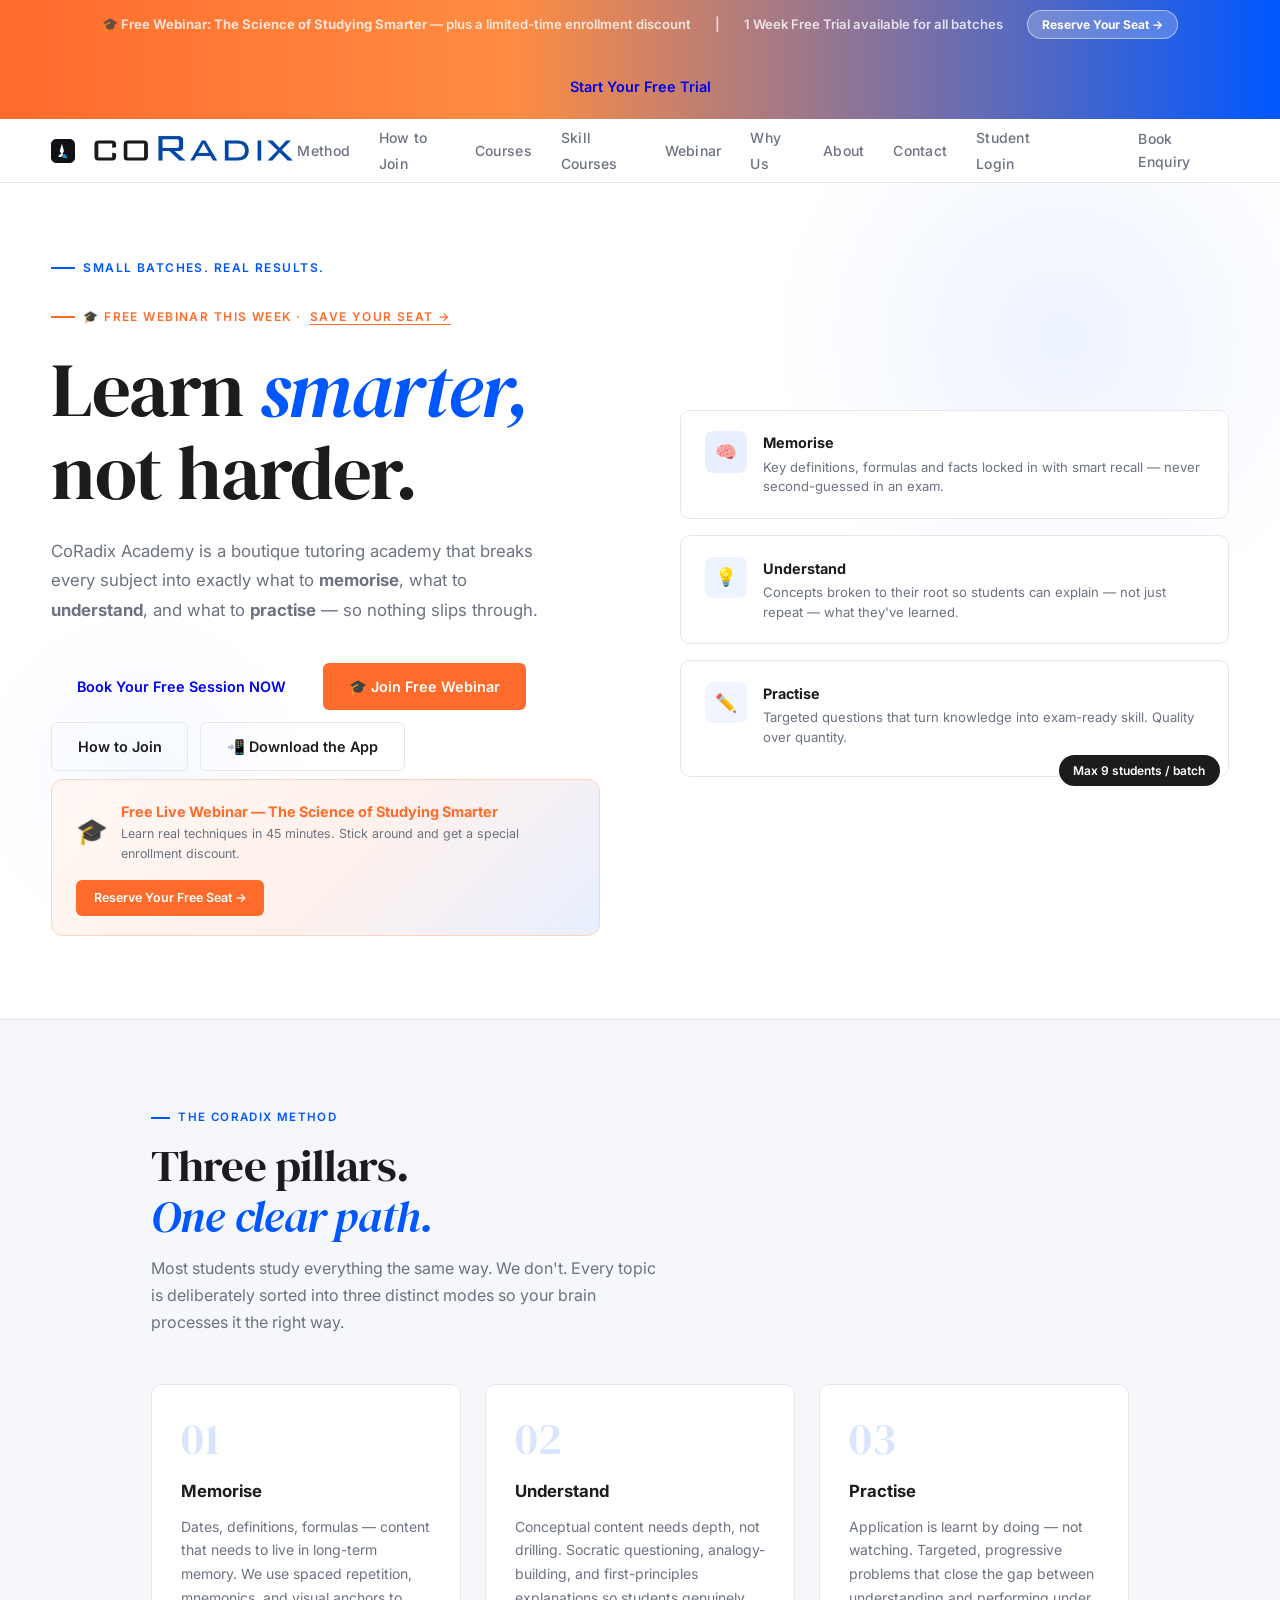
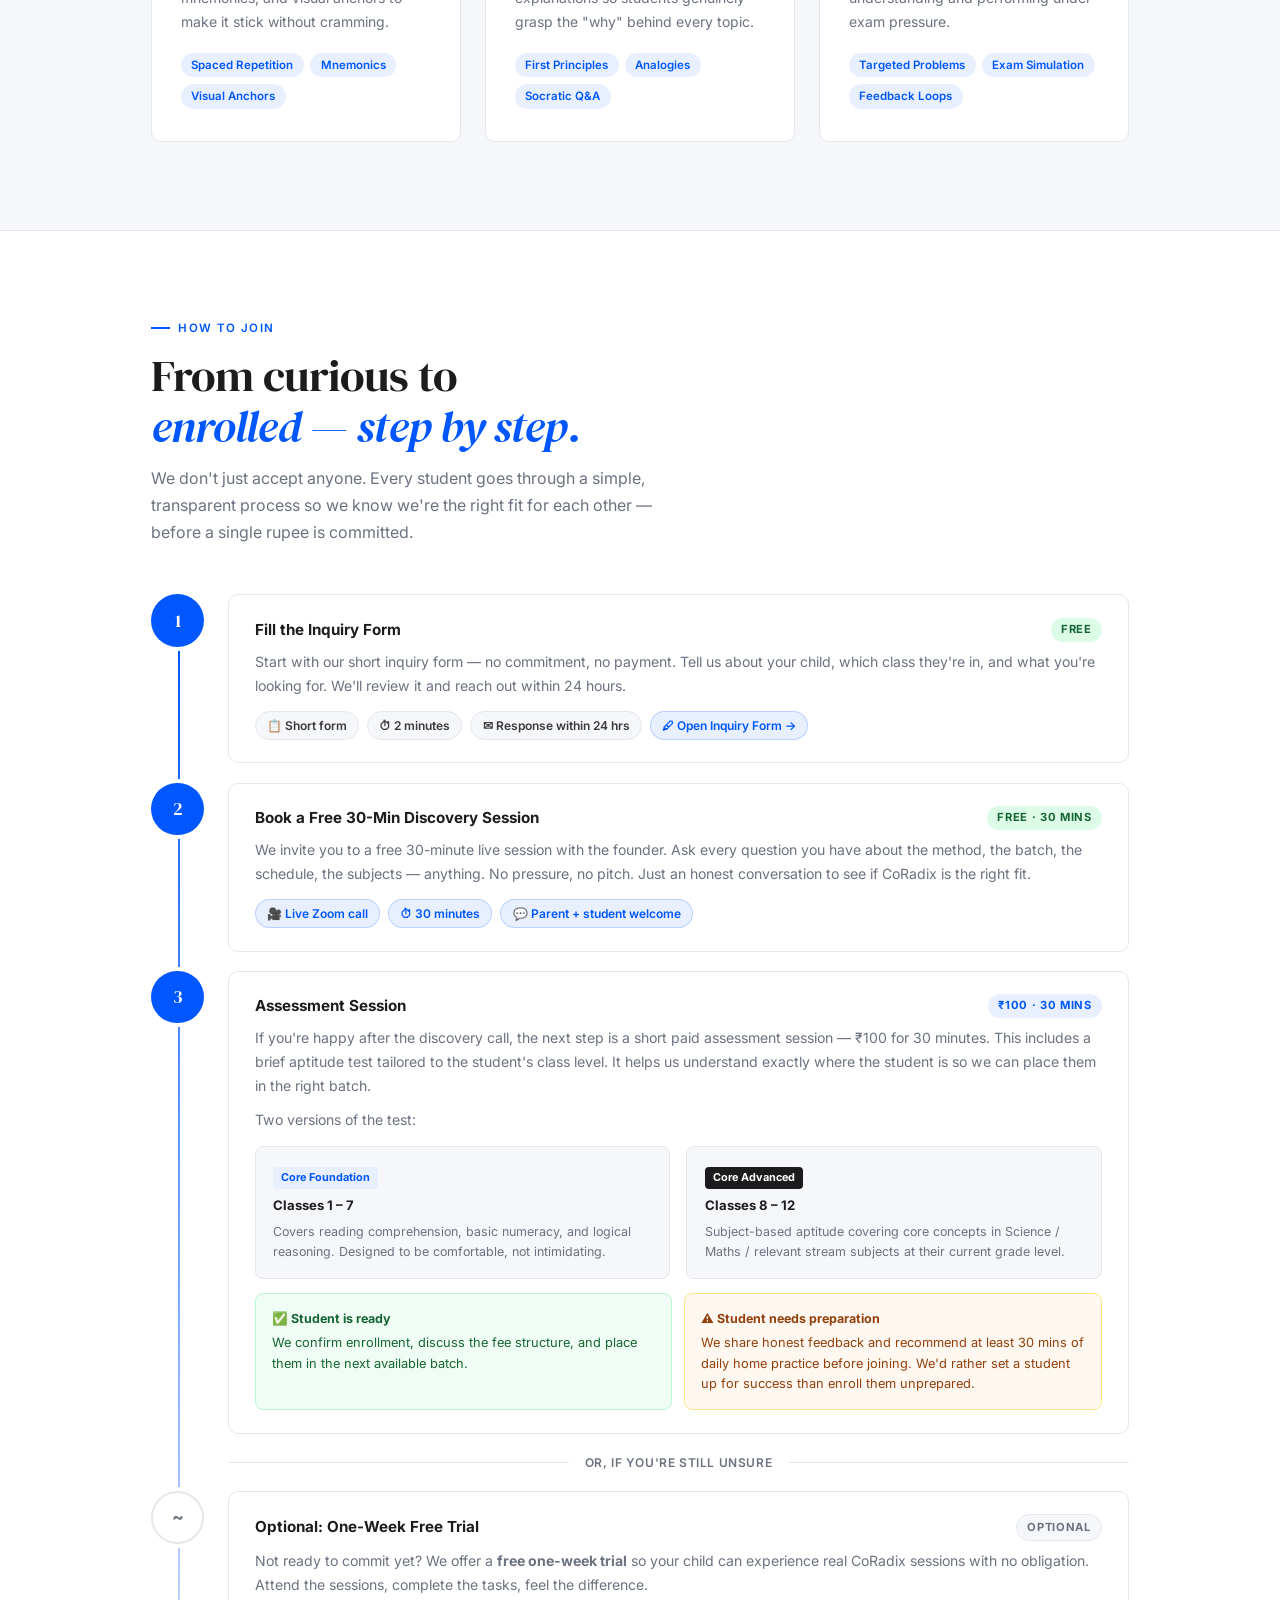
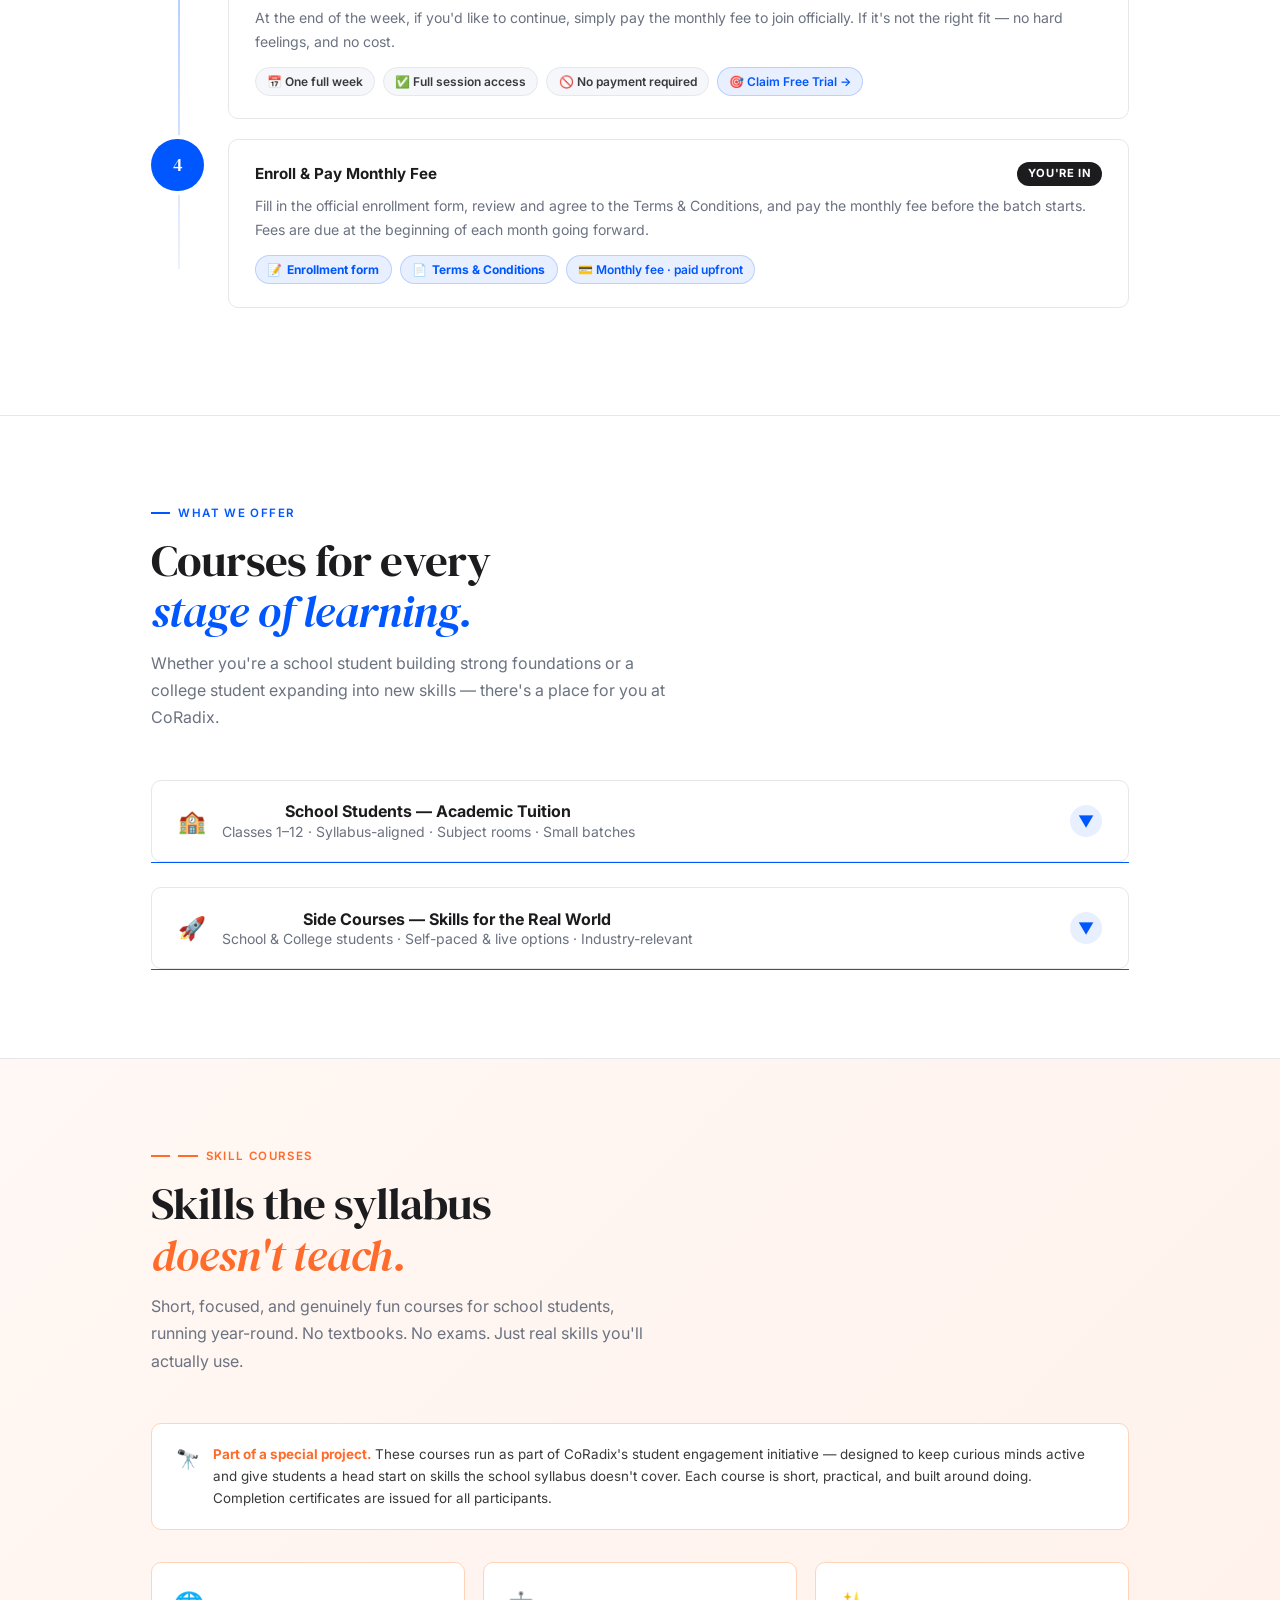
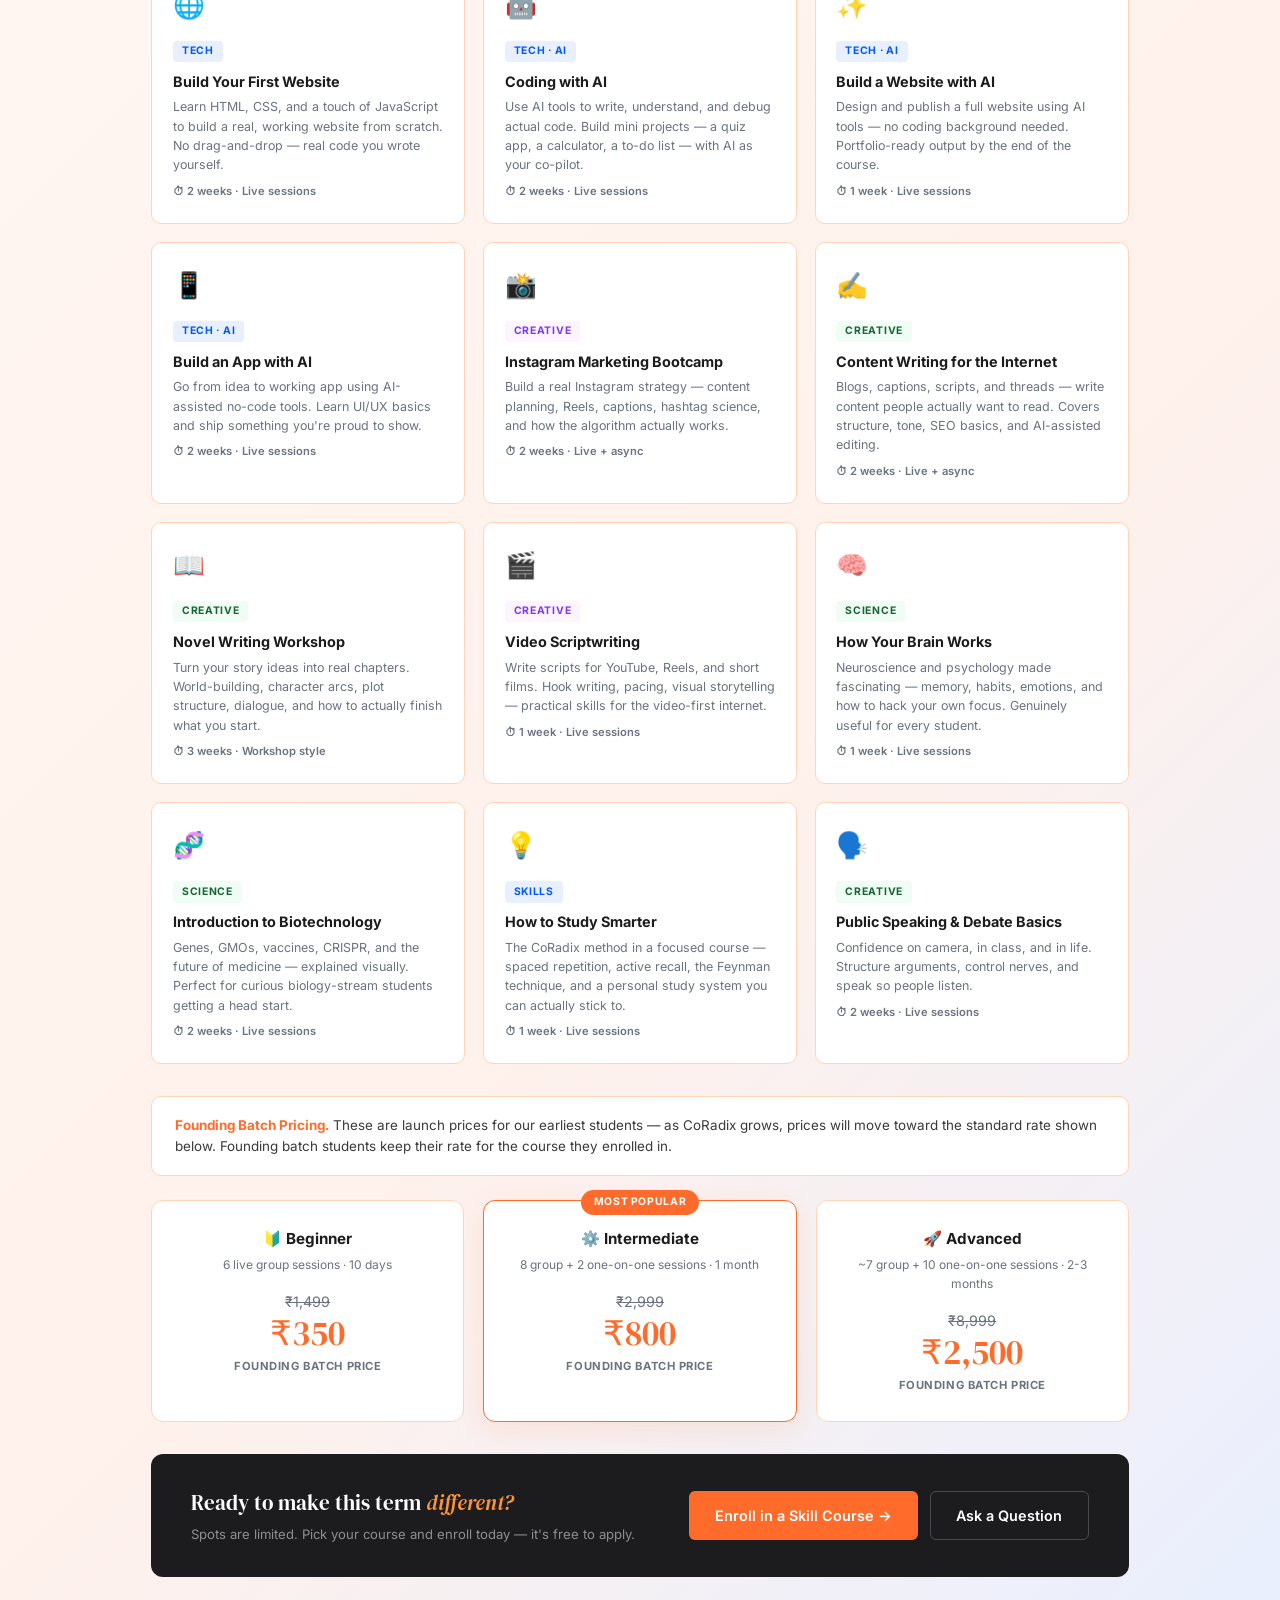
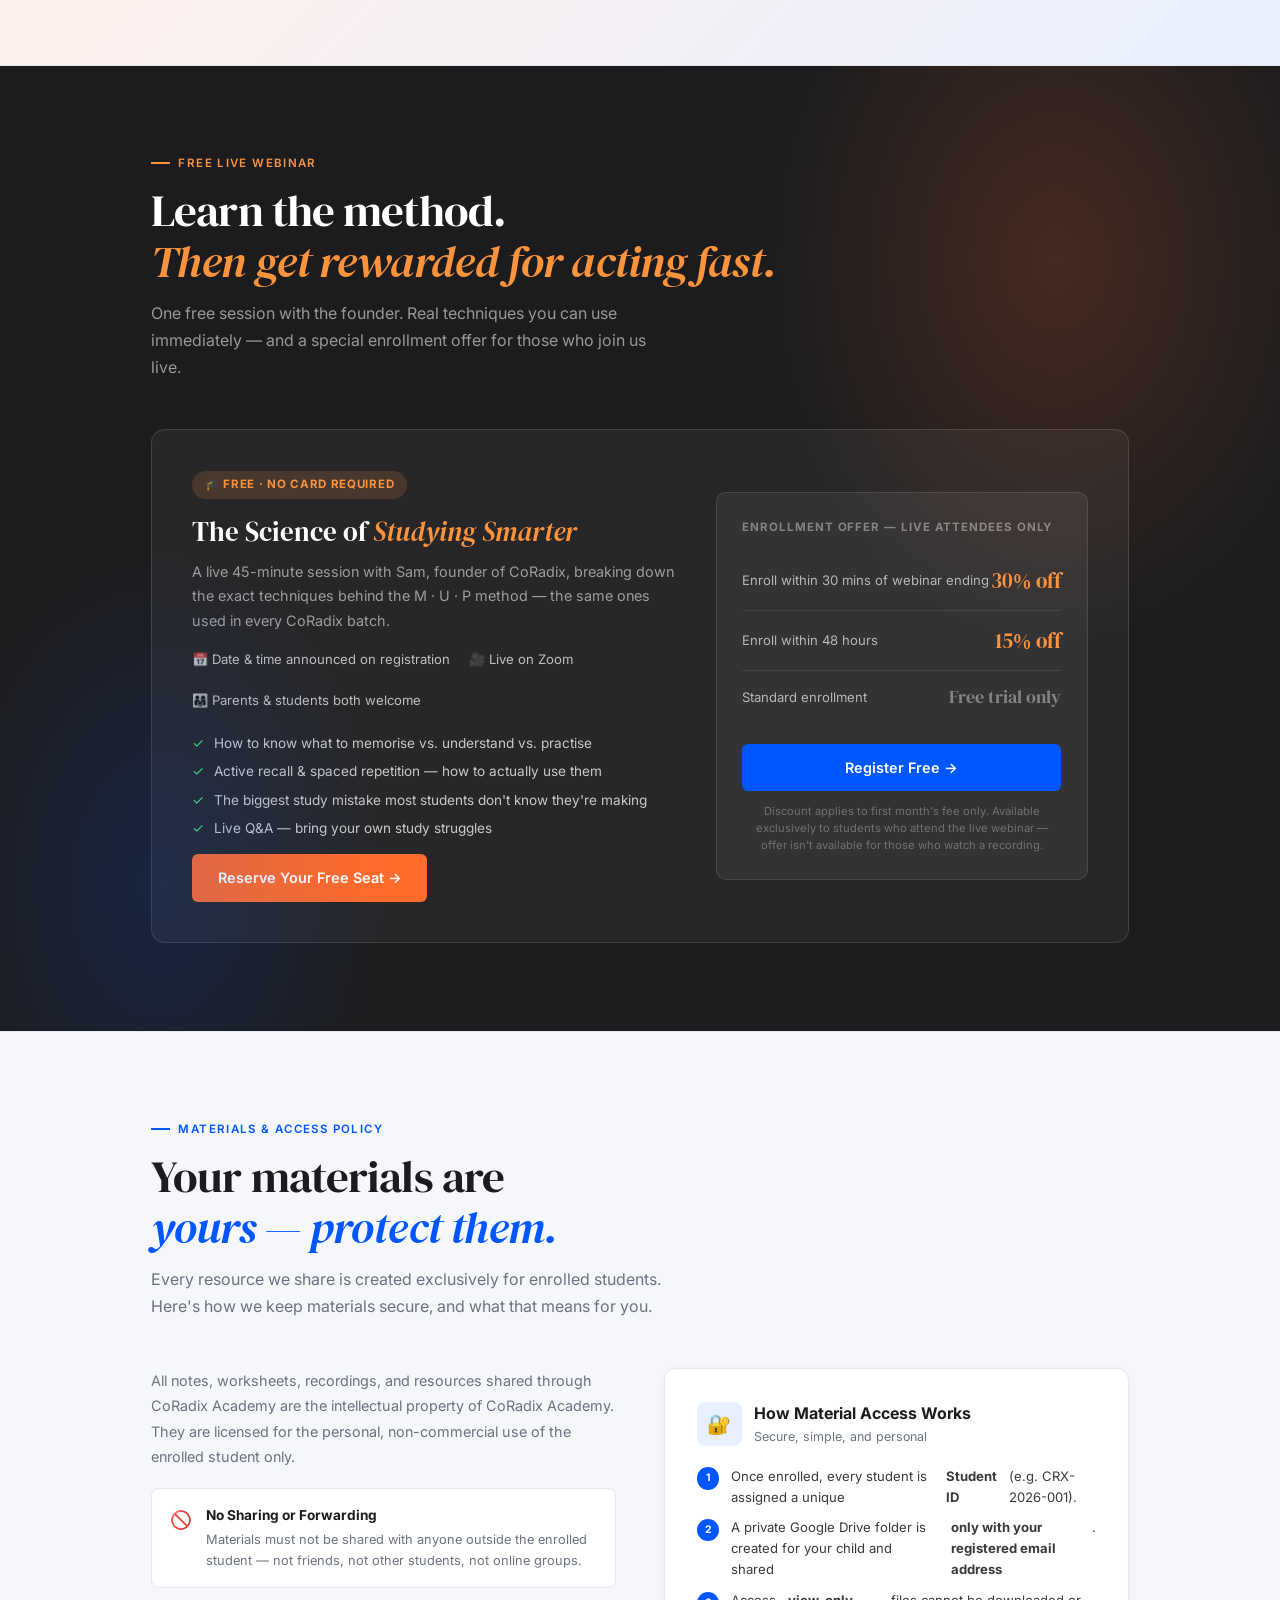
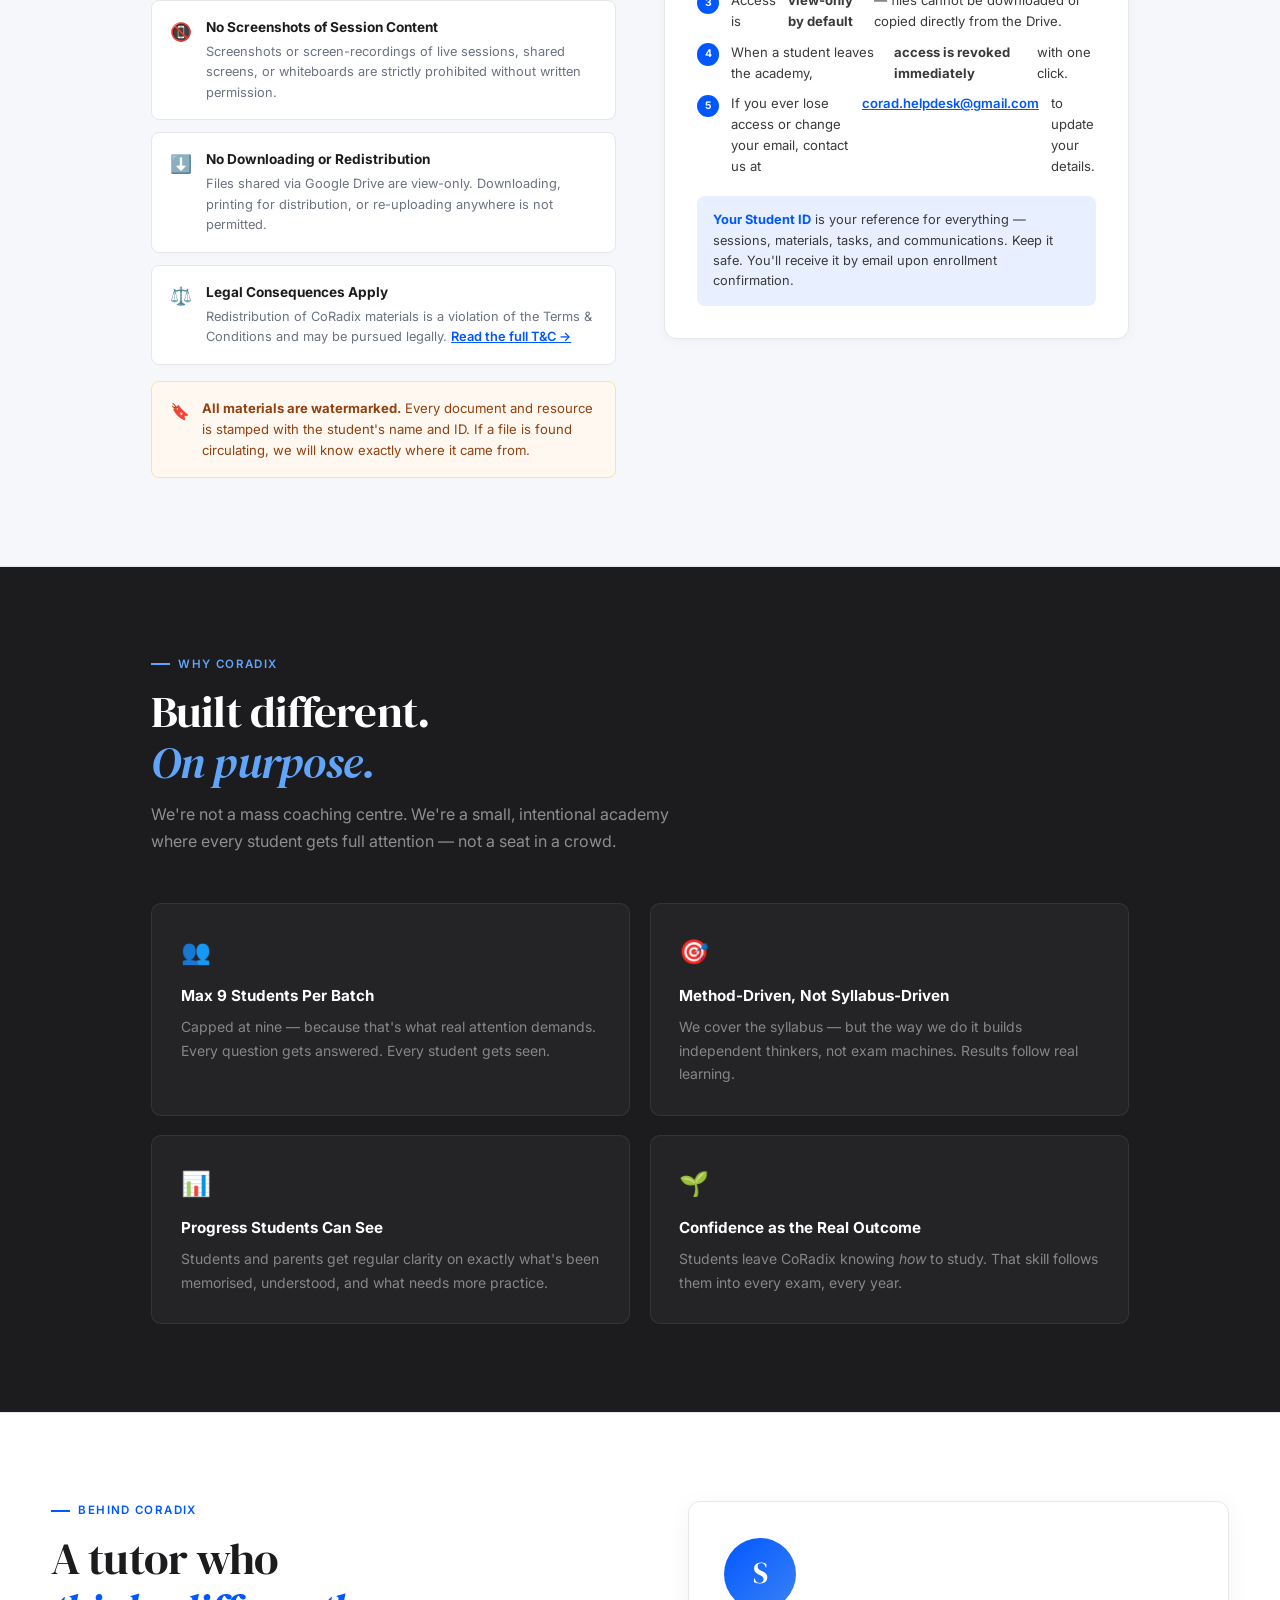
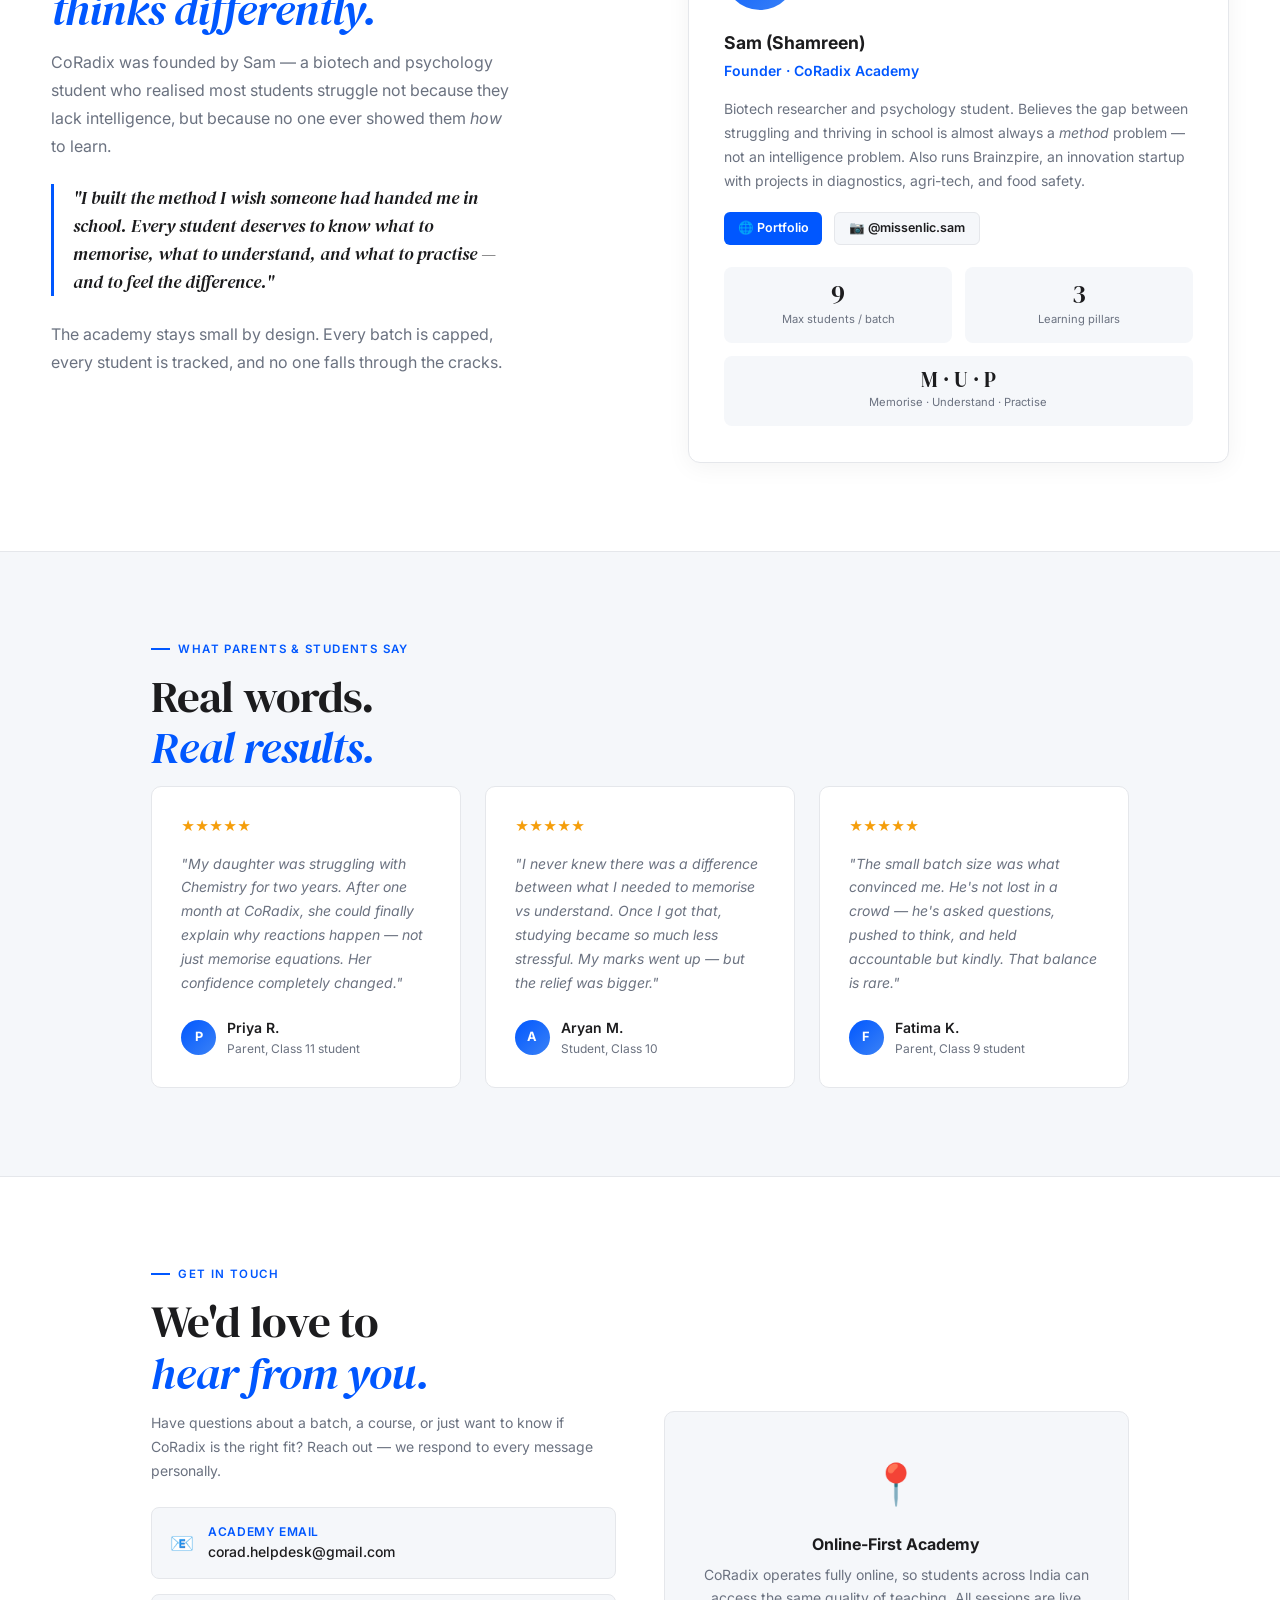
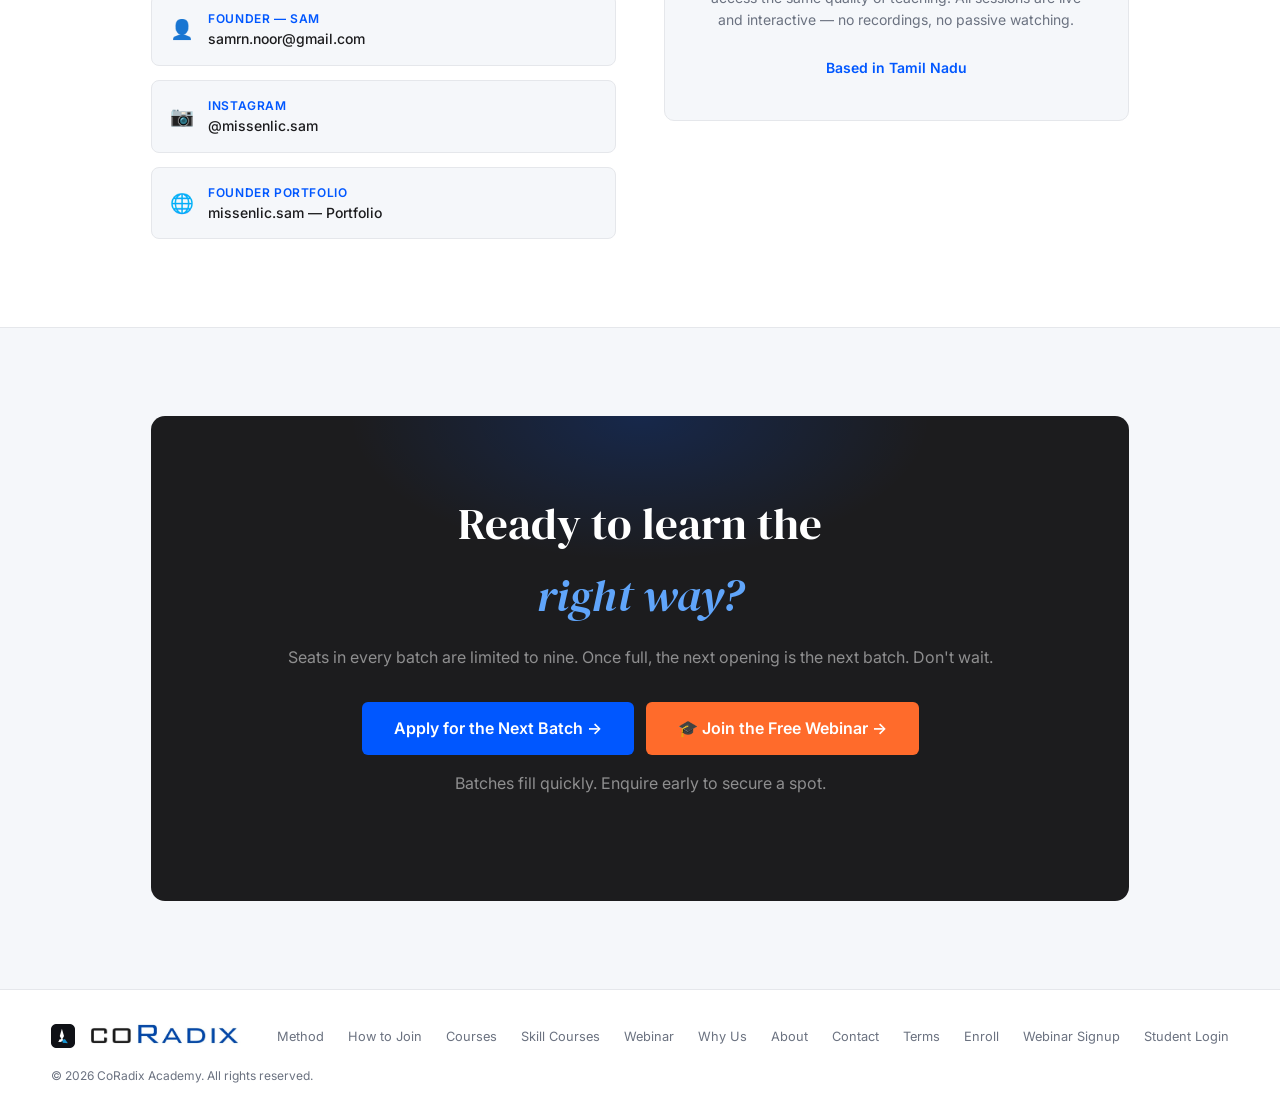
<file: index.html>
<!DOCTYPE html>
<html lang="en">
<head>
  <meta charset="UTF-8" />
  <meta name="viewport" content="width=device-width, initial-scale=1.0" />
  <title>CoRadix Academy — Learn Differently</title>
  <link rel="icon" type="image/jpeg" href="Favicon.jpeg" />

  <!-- PWA -->
  <link rel="manifest" href="manifest.json" />
  <meta name="theme-color" content="#0057ff" />
  <link rel="apple-touch-icon" href="icon-192.png" />
  <meta name="apple-mobile-web-app-capable" content="yes" />
  <meta name="mobile-web-app-capable" content="yes" />
  <meta name="apple-mobile-web-app-title" content="CoRadix" />

  <link rel="preconnect" href="https://fonts.googleapis.com" />
  <link rel="preconnect" href="https://fonts.gstatic.com" crossorigin />
  <link href="https://fonts.googleapis.com/css2?family=Inter:wght@300;400;500;600;700&family=DM+Serif+Display:ital@0;1&display=swap" rel="stylesheet" />
  <style>
    :root {
      --ink:        #1c1c1e;
      --grey:       #3a3a3c;
      --muted:      #6b7280;
      --border:     #e5e7eb;
      --bg:         #ffffff;
      --bg-soft:    #f5f7fa;
      --blue:       #0057ff;
      --blue-light: #e8efff;
      --blue-mid:   #3b82f6;
      --summer:     #ff6b2b;
      --summer-light: #fff1eb;
      --ease: cubic-bezier(0.16, 1, 0.3, 1);
      --fs-display: clamp(2.6rem, 6vw, 5.2rem);
      --fs-h2: clamp(1.8rem, 3.5vw, 2.8rem);
      --fs-body: 1rem;
      --fs-small: 0.875rem;
    }

    *, *::before, *::after { box-sizing: border-box; margin: 0; padding: 0; }
    html { scroll-behavior: smooth; }
    body { font-family: 'Inter', sans-serif; background: var(--bg); color: var(--ink); overflow-x: hidden; line-height: 1.6; }

    /* ── ANNOUNCEMENT BANNER ── */
    .announcement-banner {
      background: linear-gradient(90deg, #ff6b2b 0%, #ff8c42 40%, #0057ff 100%);
      color: #fff;
      text-align: center;
      padding: 0.6rem 4vw;
      font-size: 0.82rem;
      font-weight: 600;
      display: flex;
      align-items: center;
      justify-content: center;
      gap: 1.5rem;
      flex-wrap: wrap;
      position: relative;
      z-index: 300;
    }
    .announcement-banner span { opacity: 0.8; }
    .banner-sep { opacity: 0.4; }
    .banner-btn {
      background: rgba(255,255,255,0.22);
      border: 1.5px solid rgba(255,255,255,0.5);
      color: #fff;
      padding: 0.25rem 0.85rem;
      border-radius: 20px;
      font-size: 0.75rem;
      font-weight: 700;
      text-decoration: none;
      transition: background 0.2s;
      white-space: nowrap;
    }
    .banner-btn:hover { background: rgba(255,255,255,0.35); }
    .banner-close {
      position: absolute;
      right: 1rem;
      top: 50%;
      transform: translateY(-50%);
      background: none;
      border: none;
      color: rgba(255,255,255,0.7);
      font-size: 1rem;
      cursor: pointer;
      line-height: 1;
      padding: 0.2rem;
    }
    .banner-close:hover { color: #fff; }

    /* ── NAV ── */
    nav {
      position: absolute; z-index: 200;
      display: flex; align-items: center; justify-content: space-between;
      padding: 0 4vw; height: 64px;
      background: rgba(255,255,255,0.96); backdrop-filter: blur(16px);
      border-bottom: 1px solid var(--border);
      transition: top 0.3s;
    }
    .nav-logo { display: flex; align-items: center; gap: 10px; text-decoration: none; }
    .nav-logo img { height: 38px; width: auto; display: block; }
    .nav-logo-text { font-family: 'Inter', sans-serif; font-weight: 700; font-size: 1.1rem; letter-spacing: -0.02em; color: var(--ink); }
    .nav-logo-text span { color: var(--blue); }
    .nav-links { display: flex; align-items: center; gap: 1.8rem; list-style: none; }
    .nav-links a { font-size: var(--fs-small); font-weight: 500; text-decoration: none; color: var(--muted); letter-spacing: 0.02em; transition: color 0.2s; }
    .nav-links a:hover { color: var(--ink); }
    .hamburger-btn {
      display: none;
      flex-direction: column;
      justify-content: center;
      align-items: center;
      gap: 5px;
      width: 40px;
      height: 40px;
      background: none;
      border: none;
      cursor: pointer;
      padding: 0;
      z-index: 250;
    }
    .hamburger-btn span {
      display: block;
      width: 22px;
      height: 2px;
      background: var(--ink);
      border-radius: 2px;
      transition: transform 0.25s var(--ease), opacity 0.2s;
    }
    .hamburger-btn.open span:nth-child(1) { transform: translateY(7px) rotate(45deg); }
    .hamburger-btn.open span:nth-child(2) { opacity: 0; }
    .hamburger-btn.open span:nth-child(3) { transform: translateY(-7px) rotate(-45deg); }
    .nav-cta { background: var(--blue) !important; color: #fff !important; padding: 0.45rem 1.1rem; border-radius: 6px; font-weight: 600 !important; transition: opacity 0.2s, transform 0.2s !important; }
    .nav-cta:hover { opacity: 0.88; transform: translateY(-1px); color: #fff !important; }

    /* ── HERO ── */
    #hero { min-height: 100svh; display: grid; grid-template-columns: 1fr 1fr; align-items: center; padding: 7rem 4vw 4rem; gap: 5rem; position: relative; overflow: hidden; }
    .hero-glow { position: absolute; pointer-events: none; border-radius: 50%; }
    .hero-glow:nth-child(1) { width: 50vw; height: 50vw; right: -8vw; top: -8vw; background: radial-gradient(circle, rgba(0,87,255,0.07) 0%, transparent 65%); }
    .hero-glow:nth-child(2) { width: 30vw; height: 30vw; left: -4vw; bottom: 4vw; background: radial-gradient(circle, rgba(59,130,246,0.05) 0%, transparent 65%); }
    .hero-text { position: relative; z-index: 1; }
    .eyebrow { display: inline-flex; align-items: center; gap: 0.5rem; font-size: 0.75rem; font-weight: 600; letter-spacing: 0.12em; text-transform: uppercase; color: var(--blue); margin-bottom: 1.4rem; opacity: 0; animation: fadeUp 0.7s var(--ease) 0.1s forwards; }
    .eyebrow::before { content:''; width:1.5rem; height:2px; background:var(--blue); }
    .eyebrow.summer-eye { color: var(--summer); }
    .eyebrow.summer-eye::before { background: var(--summer); }
    h1.display { font-family: 'DM Serif Display', serif; font-size: var(--fs-display); font-weight: 400; line-height: 1.08; letter-spacing: -0.02em; color: var(--ink); margin-bottom: 1.4rem; opacity: 0; animation: fadeUp 0.8s var(--ease) 0.2s forwards; }
    h1.display em { font-style: italic; color: var(--blue); }
    .hero-desc { font-size: 1.05rem; color: var(--muted); line-height: 1.75; max-width: 46ch; margin-bottom: 2.4rem; opacity: 0; animation: fadeUp 0.8s var(--ease) 0.32s forwards; }
    .hero-actions { display: flex; gap: 0.75rem; flex-wrap: wrap; opacity: 0; animation: fadeUp 0.8s var(--ease) 0.42s forwards; }
    .btn { display: inline-flex; align-items: center; gap: 0.4rem; font-family: 'Inter', sans-serif; font-weight: 600; font-size: 0.9rem; padding: 0.75rem 1.6rem; border-radius: 6px; text-decoration: none; transition: all 0.2s; }
    .btn-blue { background: var(--blue); color: #fff; }
    .btn-blue:hover { background: #0047d6; transform: translateY(-1px); }
    .btn-summer { background: var(--summer); color: #fff; }
    .btn-summer:hover { background: #e85a1f; transform: translateY(-1px); }
    .btn-outline { border: 1.5px solid var(--border); color: var(--ink); background: transparent; }
    .btn-outline:hover { border-color: var(--ink); background: var(--bg-soft); }
    .hero-visual { position: relative; z-index: 1; display: flex; flex-direction: column; gap: 1rem; opacity: 0; animation: fadeIn 1s var(--ease) 0.5s forwards; }
    .m-card { background: var(--bg); border: 1px solid var(--border); border-radius: 10px; padding: 1.3rem 1.5rem; display: flex; align-items: flex-start; gap: 1rem; transition: box-shadow 0.25s, transform 0.25s; }
    .m-card:hover { box-shadow: 0 6px 24px rgba(0,87,255,0.1); transform: translateY(-2px); }
    .m-icon { width: 2.6rem; height: 2.6rem; border-radius: 8px; display: flex; align-items: center; justify-content: center; font-size: 1.1rem; flex-shrink: 0; }
    .ic-m { background: rgba(0,87,255,0.09); } .ic-u { background: rgba(59,130,246,0.09); } .ic-p { background: rgba(0,87,255,0.06); }
    .m-label { font-weight: 700; font-size: 0.9rem; margin-bottom: 0.2rem; }
    .m-desc { font-size: 0.82rem; color: var(--muted); line-height: 1.5; }
    .hero-badge { position: absolute; bottom: -0.6rem; right: 0.5rem; background: var(--ink); color: #fff; font-size: 0.75rem; font-weight: 600; padding: 0.35rem 0.9rem; border-radius: 20px; }

    /* ── SUMMER HERO STRIP ── */
    .summer-strip {
      background: linear-gradient(135deg, #fff8f4 0%, #fff1eb 50%, #e8efff 100%);
      border: 1px solid #ffd4b8;
      border-radius: 12px;
      padding: 1.2rem 1.5rem;
      display: flex;
      align-items: center;
      justify-content: space-between;
      gap: 1rem;
      flex-wrap: wrap;
      margin-top: 0.5rem;
    }
    .summer-strip-left { display: flex; align-items: center; gap: 0.8rem; }
    .summer-strip-icon { font-size: 1.6rem; }
    .summer-strip-left h4 { font-size: 0.9rem; font-weight: 700; color: var(--summer); margin-bottom: 0.1rem; }
    .summer-strip-left p { font-size: 0.78rem; color: var(--muted); }
    .summer-strip .btn-summer { font-size: 0.78rem; padding: 0.5rem 1.1rem; white-space: nowrap; }

    /* ── SHARED ── */
    .divider { width:100%; height:1px; background: var(--border); }
    .section-inner { max-width: 1080px; margin: 0 auto; padding: 5.5rem 4vw; }
    .s-eye { font-size: 0.72rem; font-weight: 600; letter-spacing: 0.12em; text-transform: uppercase; color: var(--blue); display: flex; align-items: center; gap: 0.5rem; margin-bottom: 0.8rem; }
    .s-eye::before { content:''; width:1.2rem; height:2px; background:var(--blue); }
    h2.s-title { font-family: 'DM Serif Display', serif; font-size: var(--fs-h2); font-weight: 400; line-height: 1.15; letter-spacing: -0.02em; margin-bottom: 0.75rem; }
    h2.s-title em { font-style: italic; color: var(--blue); }
    .s-sub { font-size: 1rem; color: var(--muted); line-height: 1.7; max-width: 52ch; margin-bottom: 3rem; }

    /* ── METHOD ── */
    #method { background: var(--bg-soft); }
    .method-grid { display: grid; grid-template-columns: repeat(3,1fr); gap: 1.5rem; }
    .m-big-card { background: var(--bg); border: 1px solid var(--border); border-radius: 10px; padding: 2rem 1.8rem; transition: box-shadow 0.25s, transform 0.25s; }
    .m-big-card:hover { box-shadow: 0 8px 32px rgba(0,87,255,0.08); transform: translateY(-3px); }
    .m-num { font-family: 'DM Serif Display', serif; font-size: 2.8rem; font-weight: 400; line-height: 1; margin-bottom: 1rem; opacity: 0.15; color: var(--blue); }
    .m-big-card h3 { font-size: 1.05rem; font-weight: 700; margin-bottom: 0.6rem; }
    .m-big-card p { font-size: var(--fs-small); color: var(--muted); line-height: 1.7; }
    .tag-row { display: flex; flex-wrap: wrap; gap: 0.4rem; margin-top: 1.2rem; }
    .tag { font-size: 0.72rem; font-weight: 600; padding: 0.2rem 0.65rem; border-radius: 20px; background: var(--blue-light); color: var(--blue); }

    /* ── HOW TO JOIN ── */
    #procedure { background: var(--bg); }
    .steps-wrapper { position: relative; margin-top: 1rem; }
    .steps-wrapper::before { content:''; position:absolute; left:1.65rem; top:2.4rem; bottom:2.4rem; width:2px; background:linear-gradient(to bottom, var(--blue), rgba(0,87,255,0.08)); z-index:0; }
    .step { display:grid; grid-template-columns:3.3rem 1fr; gap:1.5rem; margin-bottom:1.2rem; position:relative; z-index:1; }
    .step-num { width:3.3rem; height:3.3rem; border-radius:50%; background:var(--blue); color:#fff; display:flex; align-items:center; justify-content:center; font-family:'DM Serif Display',serif; font-size:1.1rem; flex-shrink:0; box-shadow:0 0 0 4px var(--bg); }
    .step-num.optional { background:var(--bg); border:2px solid var(--border); color:var(--muted); box-shadow:0 0 0 4px var(--bg); font-family:'Inter',sans-serif; font-weight:700; }
    .step-body { background:var(--bg); border:1px solid var(--border); border-radius:10px; padding:1.4rem 1.6rem; transition:border-color 0.2s, box-shadow 0.2s; }
    .step-body:hover { border-color:var(--blue); box-shadow:0 4px 20px rgba(0,87,255,0.07); }
    .step-head { display:flex; align-items:center; justify-content:space-between; flex-wrap:wrap; gap:0.5rem; margin-bottom:0.5rem; }
    .step-title { font-size:0.95rem; font-weight:700; color:var(--ink); }
    .step-badge { font-size:0.7rem; font-weight:700; letter-spacing:0.06em; text-transform:uppercase; padding:0.2rem 0.65rem; border-radius:20px; }
    .badge-free  { background:#dcfce7; color:#166534; }
    .badge-paid  { background:var(--blue-light); color:var(--blue); }
    .badge-opt   { background:var(--bg-soft); color:var(--muted); border:1px solid var(--border); }
    .badge-final { background:var(--ink); color:#fff; }
    .step-body p { font-size:0.88rem; color:var(--muted); line-height:1.7; margin-bottom:0.6rem; }
    .step-body p:last-child { margin-bottom:0; }
    .step-detail { display:flex; flex-wrap:wrap; gap:0.5rem; margin-top:0.8rem; }
    .sd-pill { display:inline-flex; align-items:center; gap:0.35rem; font-size:0.75rem; font-weight:600; padding:0.25rem 0.7rem; border-radius:20px; background:var(--bg-soft); border:1px solid var(--border); color:var(--grey); }
    .sd-pill.blue { background:var(--blue-light); border-color:rgba(0,87,255,0.2); color:var(--blue); }
    .step-split { display:grid; grid-template-columns:1fr 1fr; gap:1rem; margin-top:0.9rem; }
    .split-card { background:var(--bg-soft); border:1px solid var(--border); border-radius:8px; padding:1rem 1.1rem; }
    .split-card h5 { font-size:0.82rem; font-weight:700; margin-bottom:0.35rem; color:var(--ink); }
    .split-card p { font-size:0.78rem; color:var(--muted); line-height:1.6; margin:0; }
    .split-card .sc-tag { display:inline-block; font-size:0.68rem; font-weight:700; padding:0.15rem 0.5rem; border-radius:4px; margin-bottom:0.4rem; }
    .tag-found { background:var(--blue-light); color:var(--blue); }
    .tag-adv   { background:var(--ink); color:#fff; }
    .outcome-row { display:grid; grid-template-columns:1fr 1fr; gap:0.75rem; margin-top:0.9rem; }
    .outcome-card { border-radius:8px; padding:0.9rem 1rem; font-size:0.8rem; line-height:1.6; }
    .oc-pass    { background:#f0fdf4; border:1px solid #bbf7d0; color:#166534; }
    .oc-support { background:#fff8f0; border:1px solid #fde68a; color:#92400e; }
    .outcome-card strong { display:block; font-size:0.78rem; font-weight:700; margin-bottom:0.3rem; }
    .step-divider-label { display:flex; align-items:center; gap:1rem; margin:0.5rem 0 1.2rem 4.8rem; font-size:0.75rem; font-weight:600; color:var(--muted); letter-spacing:0.05em; text-transform:uppercase; }
    .step-divider-label::before, .step-divider-label::after { content:''; flex:1; height:1px; background:var(--border); }

    /* ── INQUIRY FORM MODAL ── */
    .inq-overlay {
      display: none;
      position: fixed;
      inset: 0;
      background: rgba(0,0,0,0.55);
      backdrop-filter: blur(4px);
      z-index: 1000;
      align-items: center;
      justify-content: center;
      padding: 1rem;
    }
    .inq-overlay.active { display: flex; }
    .inq-modal {
      background: var(--bg);
      border-radius: 14px;
      width: 100%;
      max-width: 560px;
      max-height: 92vh;
      overflow-y: auto;
      box-shadow: 0 24px 80px rgba(0,0,0,0.2);
      animation: fadeUp 0.4s var(--ease) forwards;
    }
    .inq-header {
      padding: 1.8rem 2rem 1.2rem;
      border-bottom: 1px solid var(--border);
      display: flex;
      align-items: flex-start;
      justify-content: space-between;
      gap: 1rem;
    }
    .inq-header h3 { font-family: 'DM Serif Display', serif; font-size: 1.4rem; font-weight: 400; margin-bottom: 0.2rem; }
    .inq-header p { font-size: 0.82rem; color: var(--muted); }
    .inq-close { background: none; border: none; font-size: 1.4rem; cursor: pointer; color: var(--muted); line-height: 1; padding: 0.1rem; flex-shrink: 0; }
    .inq-close:hover { color: var(--ink); }
    .inq-body { padding: 1.6rem 2rem 2rem; }
    .inq-free-badge {
      display: inline-flex;
      align-items: center;
      gap: 0.4rem;
      background: #dcfce7;
      color: #166534;
      font-size: 0.75rem;
      font-weight: 700;
      padding: 0.3rem 0.8rem;
      border-radius: 20px;
      margin-bottom: 1.2rem;
    }
    .inq-field { margin-bottom: 1.1rem; }
    .inq-field label { display: block; font-size: 0.78rem; font-weight: 700; color: var(--grey); margin-bottom: 0.35rem; letter-spacing: 0.03em; }
    .inq-field label span { color: var(--blue); }
    .inq-field input,
    .inq-field select,
    .inq-field textarea {
      width: 100%;
      font-family: 'Inter', sans-serif;
      font-size: 0.88rem;
      color: var(--ink);
      background: var(--bg);
      border: 1.5px solid var(--border);
      border-radius: 7px;
      padding: 0.65rem 0.9rem;
      outline: none;
      transition: border-color 0.2s, box-shadow 0.2s;
      appearance: none;
    }
    .inq-field input:focus,
    .inq-field select:focus,
    .inq-field textarea:focus {
      border-color: var(--blue);
      box-shadow: 0 0 0 3px rgba(0,87,255,0.1);
    }
    .inq-field textarea { resize: vertical; min-height: 80px; }
    .inq-row { display: grid; grid-template-columns: 1fr 1fr; gap: 0.9rem; }
    .inq-submit {
      width: 100%;
      background: var(--blue);
      color: #fff;
      border: none;
      border-radius: 7px;
      padding: 0.85rem 1.5rem;
      font-family: 'Inter', sans-serif;
      font-size: 0.95rem;
      font-weight: 700;
      cursor: pointer;
      transition: background 0.2s, transform 0.2s;
      margin-top: 0.5rem;
    }
    .inq-submit:hover { background: #0047d6; transform: translateY(-1px); }
    .inq-note { font-size: 0.75rem; color: var(--muted); text-align: center; margin-top: 0.75rem; }
    .inq-note a { color: var(--blue); font-weight: 600; }

    /* ── COURSES ── */
    #courses .section-inner { padding-bottom: 4rem; }
    .courses-block { margin-bottom: 1.5rem; }
    .courses-toggle { width:100%; display:flex; align-items:center; justify-content:space-between; background:var(--bg); border:1px solid var(--border); border-radius:10px; padding:1.3rem 1.6rem; cursor:pointer; transition:border-color 0.2s, background 0.2s; font-family:'Inter',sans-serif; }
    .courses-toggle:hover { border-color:var(--blue); background:var(--blue-light); }
    .courses-toggle.open { border-color:var(--blue); border-bottom-left-radius:0; border-bottom-right-radius:0; background:var(--blue-light); }
    .courses-toggle.summer-toggle:hover { border-color:var(--summer); background:var(--summer-light); }
    .courses-toggle.summer-toggle.open { border-color:var(--summer); background:var(--summer-light); }
    .ct-left { display:flex; align-items:center; gap:1rem; }
    .ct-icon { font-size:1.4rem; }
    .ct-title { font-size:1rem; font-weight:700; color:var(--ink); margin-bottom:0.1rem; }
    .ct-sub { font-size:var(--fs-small); color:var(--muted); }
    .ct-arrow { width:2rem; height:2rem; border-radius:50%; background:var(--blue-light); color:var(--blue); display:flex; align-items:center; justify-content:center; font-size:1rem; transition:transform 0.3s var(--ease), background 0.2s; flex-shrink:0; }
    .courses-toggle.open .ct-arrow { transform:rotate(180deg); background:var(--blue); color:#fff; }
    .summer-toggle .ct-arrow { background: var(--summer-light); color: var(--summer); }
    .summer-toggle.open .ct-arrow { background: var(--summer); color: #fff; }
    .courses-panel { max-height:0; overflow:hidden; border:1px solid var(--blue); border-top:none; border-bottom-left-radius:10px; border-bottom-right-radius:10px; background:#fff; transition:max-height 0.45s var(--ease); }
    .courses-panel.open { max-height:3000px; }
    .summer-panel { border-color: var(--summer); }
    .panel-inner { padding:2rem 1.6rem; }
    .course-cards { display:grid; grid-template-columns:repeat(2,1fr); gap:1.2rem; margin-bottom:2rem; }
    .course-card { border:1px solid var(--border); border-radius:8px; padding:1.5rem; transition:border-color 0.2s, box-shadow 0.2s; }
    .course-card:hover { border-color:var(--blue); box-shadow:0 4px 16px rgba(0,87,255,0.08); }
    .cc-badge { display:inline-block; font-size:0.7rem; font-weight:700; letter-spacing:0.08em; text-transform:uppercase; background:var(--blue-light); color:var(--blue); padding:0.2rem 0.65rem; border-radius:4px; margin-bottom:0.7rem; }
    .cc-badge.adv { background:var(--ink); color:#fff; }
    .course-card h4 { font-size:0.95rem; font-weight:700; margin-bottom:0.3rem; }
    .course-card .cc-range { font-size:0.8rem; color:var(--blue); font-weight:600; margin-bottom:0.6rem; }
    .course-card p { font-size:0.82rem; color:var(--muted); line-height:1.6; margin-bottom:0.8rem; }
    .subjects-list { display:flex; flex-wrap:wrap; gap:0.35rem; }
    .subj-tag { font-size:0.7rem; font-weight:500; padding:0.18rem 0.55rem; border-radius:4px; border:1px solid var(--border); color:var(--grey); background:var(--bg-soft); }
    .community-note { background:var(--blue-light); border-radius:8px; padding:1.1rem 1.4rem; display:flex; align-items:flex-start; gap:0.75rem; margin-top:0.5rem; }
    .community-note .cn-icon { font-size:1.2rem; flex-shrink:0; margin-top:0.1rem; }
    .community-note p { font-size:var(--fs-small); color:var(--grey); line-height:1.6; }
    .community-note strong { color:var(--blue); }
    .side-courses-grid { display:grid; grid-template-columns:repeat(3,1fr); gap:1rem; margin-bottom:1.5rem; }
    .sc-card { border:1px solid var(--border); border-radius:8px; padding:1.2rem; transition:border-color 0.2s, box-shadow 0.2s, transform 0.2s; }
    .sc-card:hover { border-color:var(--blue); transform:translateY(-2px); box-shadow:0 4px 16px rgba(0,87,255,0.07); }
    .sc-icon { font-size:1.5rem; margin-bottom:0.6rem; }
    .sc-card h4 { font-size:0.88rem; font-weight:700; margin-bottom:0.3rem; color:var(--ink); }
    .sc-card p { font-size:0.78rem; color:var(--muted); line-height:1.5; }
    .sc-card .sc-who { font-size:0.7rem; font-weight:600; text-transform:uppercase; letter-spacing:0.06em; color:var(--blue); margin-top:0.5rem; }
    .occasional-note { text-align:center; font-size:var(--fs-small); color:var(--muted); padding:1rem; border:1px dashed var(--border); border-radius:8px; }
    .occasional-note strong { color:var(--ink); }

    /* ── SKILL COURSES SECTION ── */
    #summer { background: linear-gradient(135deg, #fff8f4 0%, #fff1eb 60%, #e8efff 100%); }
    #summer .s-eye { color: var(--summer); }
    #summer .s-eye::before { background: var(--summer); }
    #summer h2.s-title em { color: var(--summer); }
    .summer-label {
      display: inline-flex;
      align-items: center;
      gap: 0.4rem;
      background: var(--summer);
      color: #fff;
      font-size: 0.7rem;
      font-weight: 700;
      letter-spacing: 0.08em;
      text-transform: uppercase;
      padding: 0.25rem 0.75rem;
      border-radius: 20px;
      margin-bottom: 1.5rem;
    }
    .summer-project-note {
      background: #fff;
      border: 1.5px solid #ffd4b8;
      border-radius: 10px;
      padding: 1.2rem 1.5rem;
      display: flex;
      align-items: flex-start;
      gap: 0.8rem;
      margin-bottom: 2rem;
    }
    .summer-project-note .spn-icon { font-size: 1.2rem; flex-shrink: 0; margin-top: 0.1rem; }
    .summer-project-note p { font-size: 0.84rem; color: var(--grey); line-height: 1.65; }
    .summer-project-note strong { color: var(--summer); }
    .summer-courses-grid { display: grid; grid-template-columns: repeat(3, 1fr); gap: 1.1rem; margin-bottom: 2rem; }
    .summer-course-card {
      background: #fff;
      border: 1.5px solid #ffd4b8;
      border-radius: 10px;
      padding: 1.4rem 1.3rem;
      transition: border-color 0.2s, box-shadow 0.2s, transform 0.2s;
    }
    .summer-course-card:hover {
      border-color: var(--summer);
      box-shadow: 0 6px 24px rgba(255,107,43,0.12);
      transform: translateY(-2px);
    }
    .sc-summer-icon { font-size: 1.6rem; margin-bottom: 0.65rem; }
    .sc-summer-badge {
      display: inline-block;
      font-size: 0.65rem;
      font-weight: 700;
      letter-spacing: 0.07em;
      text-transform: uppercase;
      padding: 0.15rem 0.55rem;
      border-radius: 4px;
      background: var(--summer-light);
      color: var(--summer);
      margin-bottom: 0.45rem;
    }
    .sc-summer-badge.tech { background: #e8efff; color: var(--blue); }
    .sc-summer-badge.creative { background: #f0fdf4; color: #166534; }
    .summer-course-card h4 { font-size: 0.9rem; font-weight: 700; margin-bottom: 0.3rem; color: var(--ink); }
    .summer-course-card p { font-size: 0.78rem; color: var(--muted); line-height: 1.55; margin-bottom: 0.5rem; }
    .summer-course-card .sc-duration {
      font-size: 0.7rem;
      font-weight: 600;
      color: var(--muted);
      display: flex;
      align-items: center;
      gap: 0.3rem;
    }
    .summer-enroll-box {
      background: var(--ink);
      border-radius: 12px;
      padding: 2rem 2.5rem;
      display: flex;
      align-items: center;
      justify-content: space-between;
      gap: 1.5rem;
      flex-wrap: wrap;
    }
    /* ── SKILL COURSE PRICING ── */
    .pricing-note { background:#fff; border:1.5px solid #ffd4b8; border-radius:10px; padding:1.1rem 1.4rem; margin-bottom:1.5rem; font-size:0.84rem; color:var(--grey); line-height:1.6; }
    .pricing-note strong { color: var(--summer); }
    .pricing-grid { display:grid; grid-template-columns:repeat(3,1fr); gap:1.2rem; margin-bottom:2rem; }
    .price-card { background:#fff; border:1.5px solid #ffd4b8; border-radius:12px; padding:1.6rem 1.4rem; text-align:center; position:relative; }
    .price-card.featured { border-color:var(--summer); box-shadow:0 8px 28px rgba(255,107,43,0.12); }
    .price-card .pc-badge { position:absolute; top:-0.7rem; left:50%; transform:translateX(-50%); background:var(--summer); color:#fff; font-size:0.65rem; font-weight:700; letter-spacing:0.06em; text-transform:uppercase; padding:0.25rem 0.8rem; border-radius:20px; white-space:nowrap; }
    .price-card h4 { font-size:0.95rem; font-weight:700; margin-bottom:0.2rem; color:var(--ink); }
    .price-card .pc-sessions { font-size:0.75rem; color:var(--muted); margin-bottom:1rem; }
    .price-card .pc-true { font-size:0.9rem; color:var(--muted); text-decoration:line-through; }
    .price-card .pc-founding { font-family:'DM Serif Display',serif; font-size:2.1rem; color:var(--summer); line-height:1.2; }
    .price-card .pc-label { font-size:0.7rem; font-weight:700; letter-spacing:0.05em; text-transform:uppercase; color:var(--muted); margin-top:0.3rem; }
    .seb-left h3 { font-family: 'DM Serif Display', serif; font-size: 1.3rem; font-weight: 400; color: #fff; margin-bottom: 0.3rem; }
    .seb-left h3 em { font-style: italic; color: #fb923c; }
    .seb-left p { font-size: 0.82rem; color: rgba(255,255,255,0.5); }
    .seb-actions { display: flex; gap: 0.75rem; flex-wrap: wrap; }

    /* ── WEBINAR / DISCOUNT SECTION ── */
    #webinar { background: var(--ink); position: relative; overflow: hidden; }
    #webinar::before { content:''; position:absolute; top:-20%; right:-5%; width:45%; height:80%; background: radial-gradient(ellipse, rgba(255,107,43,0.18) 0%, transparent 70%); pointer-events:none; }
    #webinar::after { content:''; position:absolute; bottom:-20%; left:-5%; width:35%; height:70%; background: radial-gradient(ellipse, rgba(0,87,255,0.15) 0%, transparent 70%); pointer-events:none; }
    #webinar .s-eye { color: #fb923c; position: relative; }
    #webinar .s-eye::before { background: #fb923c; }
    #webinar h2.s-title { color: #fff; position: relative; }
    #webinar h2.s-title em { color: #fb923c; }
    #webinar .s-sub { color: rgba(255,255,255,0.55); position: relative; }
    .webinar-card {
      background: rgba(255,255,255,0.05);
      border: 1px solid rgba(255,255,255,0.12);
      border-radius: 14px;
      padding: 2.5rem;
      position: relative;
      display: grid;
      grid-template-columns: 1.3fr 1fr;
      gap: 2.5rem;
      align-items: center;
    }
    .webinar-left .wb-badge {
      display: inline-flex;
      align-items: center;
      gap: 0.4rem;
      background: rgba(251,146,60,0.15);
      color: #fb923c;
      font-size: 0.72rem;
      font-weight: 700;
      letter-spacing: 0.06em;
      text-transform: uppercase;
      padding: 0.3rem 0.8rem;
      border-radius: 20px;
      margin-bottom: 1rem;
    }
    .webinar-left h3 { font-family: 'DM Serif Display', serif; font-size: 1.7rem; font-weight: 400; color: #fff; margin-bottom: 0.7rem; line-height: 1.25; }
    .webinar-left h3 em { font-style: italic; color: #fb923c; }
    .webinar-left p { font-size: 0.9rem; color: rgba(255,255,255,0.55); line-height: 1.7; margin-bottom: 1rem; }
    .webinar-meta { display: flex; gap: 1.2rem; flex-wrap: wrap; margin-bottom: 1.4rem; }
    .wb-meta-item { display: flex; align-items: center; gap: 0.5rem; font-size: 0.82rem; color: rgba(255,255,255,0.7); }
    .webinar-topics { display: flex; flex-direction: column; gap: 0.5rem; margin-bottom: 1rem; }
    .wb-topic { display: flex; align-items: flex-start; gap: 0.6rem; font-size: 0.85rem; color: rgba(255,255,255,0.75); line-height: 1.5; }
    .wb-topic .wb-check { color: #4ade80; flex-shrink: 0; }
    .webinar-right {
      background: rgba(255,255,255,0.06);
      border: 1px solid rgba(255,255,255,0.1);
      border-radius: 10px;
      padding: 1.6rem;
    }
    .wb-offer-label { font-size: 0.72rem; font-weight: 700; letter-spacing: 0.08em; text-transform: uppercase; color: rgba(255,255,255,0.4); margin-bottom: 0.9rem; }
    .wb-tier { display: flex; align-items: center; justify-content: space-between; padding: 0.8rem 0; border-bottom: 1px solid rgba(255,255,255,0.08); }
    .wb-tier:last-of-type { border-bottom: none; }
    .wb-tier-label { font-size: 0.82rem; color: rgba(255,255,255,0.65); }
    .wb-tier-value { font-family: 'DM Serif Display', serif; font-size: 1.3rem; color: #fb923c; }
    .wb-tier-value.dim { color: rgba(255,255,255,0.4); font-size: 1.1rem; }
    .wb-cta { width: 100%; margin-top: 1.2rem; text-align: center; justify-content: center; }
    .wb-fineprint { font-size: 0.7rem; color: rgba(255,255,255,0.3); text-align: center; margin-top: 0.8rem; line-height: 1.5; }

    /* ── MATERIALS PROTECTION ── */
    #materials { background: var(--bg-soft); }
    .materials-grid { display:grid; grid-template-columns:1fr 1fr; gap:3rem; align-items:start; }
    .mat-intro p { font-size:0.9rem; color:var(--muted); line-height:1.75; margin-bottom:1.2rem; }
    .mat-rules { display:flex; flex-direction:column; gap:0.75rem; }
    .mat-rule { display:flex; align-items:flex-start; gap:0.9rem; padding:1rem 1.1rem; background:var(--bg); border:1px solid var(--border); border-radius:8px; transition:border-color 0.2s; }
    .mat-rule:hover { border-color:var(--blue); }
    .mr-icon { font-size:1.1rem; flex-shrink:0; margin-top:0.05rem; }
    .mr-text h4 { font-size:0.85rem; font-weight:700; color:var(--ink); margin-bottom:0.2rem; }
    .mr-text p { font-size:0.8rem; color:var(--muted); line-height:1.6; margin:0; }
    .mat-access-card { background:var(--bg); border:1px solid var(--border); border-radius:12px; padding:2rem; box-shadow:0 2px 12px rgba(0,0,0,0.04); }
    .mac-head { display:flex; align-items:center; gap:0.75rem; margin-bottom:1.2rem; }
    .mac-icon { width:2.8rem; height:2.8rem; border-radius:8px; background:var(--blue-light); display:flex; align-items:center; justify-content:center; font-size:1.2rem; flex-shrink:0; }
    .mac-head h3 { font-size:1rem; font-weight:700; }
    .mac-head p { font-size:0.78rem; color:var(--muted); }
    .mac-steps { display:flex; flex-direction:column; gap:0.6rem; margin-bottom:1.2rem; }
    .mac-step { display:flex; align-items:flex-start; gap:0.75rem; font-size:0.82rem; color:var(--grey); line-height:1.6; }
    .mac-step-num { width:1.4rem; height:1.4rem; border-radius:50%; background:var(--blue); color:#fff; display:flex; align-items:center; justify-content:center; font-size:0.65rem; font-weight:700; flex-shrink:0; margin-top:0.1rem; }
    .mac-note { background:var(--blue-light); border-radius:8px; padding:0.85rem 1rem; font-size:0.8rem; color:var(--grey); line-height:1.6; }
    .mac-note strong { color:var(--blue); }
    .watermark-note { display:flex; align-items:flex-start; gap:0.75rem; padding:1rem 1.1rem; background:#fff8f0; border:1px solid #fde68a; border-radius:8px; margin-top:1rem; font-size:0.82rem; color:#92400e; line-height:1.6; }
    .watermark-note .wn-icon { flex-shrink:0; font-size:1rem; margin-top:0.1rem; }

    /* ── WHY ── */
    #why { background: var(--ink); }
    #why .s-eye { color: #60a5fa; } #why .s-eye::before { background: #60a5fa; }
    #why h2.s-title { color: #fff; } #why h2.s-title em { color: #60a5fa; }
    #why .s-sub { color: rgba(255,255,255,0.5); }
    .why-grid { display:grid; grid-template-columns:repeat(2,1fr); gap:1.2rem; }
    .why-item { background:rgba(255,255,255,0.04); border:1px solid rgba(255,255,255,0.07); border-radius:10px; padding:1.8rem; transition:background 0.2s; }
    .why-item:hover { background:rgba(255,255,255,0.07); }
    .why-icon { font-size:1.5rem; margin-bottom:0.8rem; }
    .why-item h3 { font-size:0.95rem; font-weight:700; color:#fff; margin-bottom:0.4rem; }
    .why-item p { font-size:var(--fs-small); color:rgba(255,255,255,0.45); line-height:1.7; }

    /* ── ABOUT ── */
    #about-wrapper { display:grid; grid-template-columns:1fr 1fr; position:relative; z-index:1; }
    .about-text-wrap { padding:5.5rem 3rem 5.5rem 4vw; max-width:560px; }
    .about-visual-wrap { padding:5.5rem 4vw 5.5rem 3rem; }
    .about-quote { border-left:3px solid var(--blue); padding-left:1.2rem; margin:1.5rem 0; }
    .about-quote p { font-family:'DM Serif Display',serif; font-style:italic; font-size:1.1rem; color:var(--ink); line-height:1.6; }
    .about-card { background:var(--bg); border:1px solid var(--border); border-radius:12px; padding:2.2rem; box-shadow:0 4px 24px rgba(0,0,0,0.05); }
    .about-avatar { width:4.5rem; height:4.5rem; border-radius:50%; background:linear-gradient(135deg, var(--blue), var(--blue-mid)); display:flex; align-items:center; justify-content:center; font-family:'DM Serif Display',serif; font-size:1.8rem; color:#fff; margin-bottom:1.2rem; }
    .about-card h3 { font-size:1.1rem; font-weight:700; margin-bottom:0.15rem; }
    .about-card .role { font-size:var(--fs-small); color:var(--blue); font-weight:600; margin-bottom:0.9rem; }
    .about-card p { font-size:var(--fs-small); color:var(--muted); line-height:1.7; }
    .about-links { display:flex; gap:0.75rem; flex-wrap:wrap; margin-top:1.2rem; }
    .about-link { display:inline-flex; align-items:center; gap:0.35rem; font-size:0.78rem; font-weight:600; padding:0.35rem 0.85rem; border-radius:6px; text-decoration:none; transition:all 0.2s; }
    .al-portfolio { background:var(--blue); color:#fff; } .al-portfolio:hover { background:#0047d6; }
    .al-insta { background:var(--bg-soft); border:1px solid var(--border); color:var(--ink); } .al-insta:hover { border-color:var(--blue); color:var(--blue); }
    .about-stats { display:grid; grid-template-columns:1fr 1fr; gap:0.8rem; margin-top:1.4rem; }
    .stat { background:var(--bg-soft); border-radius:8px; padding:0.9rem; text-align:center; }
    .stat .num { font-family:'DM Serif Display',serif; font-size:1.6rem; color:var(--ink); line-height:1; }
    .stat .lbl { font-size:0.7rem; color:var(--muted); margin-top:0.2rem; }

    /* ── TESTIMONIALS ── */
    #proof { background: var(--bg-soft); }
    .proof-grid { display:grid; grid-template-columns:repeat(3,1fr); gap:1.5rem; }
    .proof-card { background:var(--bg); border:1px solid var(--border); border-radius:10px; padding:1.8rem; transition:transform 0.25s, box-shadow 0.25s; }
    .proof-card:hover { transform:translateY(-3px); box-shadow:0 8px 28px rgba(0,87,255,0.08); }
    .stars { color:#f59e0b; font-size:0.85rem; margin-bottom:0.9rem; }
    .proof-text { font-size:var(--fs-small); color:var(--muted); line-height:1.7; margin-bottom:1.4rem; font-style:italic; }
    .proof-author { display:flex; align-items:center; gap:0.7rem; }
    .proof-av { width:2.2rem; height:2.2rem; border-radius:50%; background:linear-gradient(135deg, var(--blue), var(--blue-mid)); display:flex; align-items:center; justify-content:center; font-weight:700; font-size:0.8rem; color:#fff; }
    .proof-name { font-size:var(--fs-small); font-weight:600; }
    .proof-sub { font-size:0.75rem; color:var(--muted); }

    /* ── CONTACT ── */
    #contact { background:var(--bg); }
    .contact-grid { display:grid; grid-template-columns:1fr 1fr; gap:3rem; align-items:start; }
    .contact-info p { font-size:var(--fs-small); color:var(--muted); line-height:1.7; margin-bottom:1.5rem; }
    .contact-items { display:flex; flex-direction:column; gap:0.9rem; }
    .contact-item { display:flex; align-items:center; gap:0.9rem; padding:0.9rem 1.1rem; border-radius:8px; border:1px solid var(--border); background:var(--bg-soft); text-decoration:none; transition:border-color 0.2s, background 0.2s; }
    .contact-item:hover { border-color:var(--blue); background:var(--blue-light); }
    .ci-icon { font-size:1.2rem; flex-shrink:0; }
    .ci-label { font-size:0.75rem; font-weight:600; color:var(--blue); letter-spacing:0.05em; text-transform:uppercase; }
    .ci-value { font-size:var(--fs-small); color:var(--ink); font-weight:500; }
    .contact-map-placeholder { background:var(--bg-soft); border:1px solid var(--border); border-radius:10px; padding:2.5rem 2rem; text-align:center; }
    .contact-map-placeholder .map-icon { font-size:2.5rem; margin-bottom:1rem; }
    .contact-map-placeholder h4 { font-size:1rem; font-weight:700; margin-bottom:0.4rem; }
    .contact-map-placeholder p { font-size:var(--fs-small); color:var(--muted); }

    /* ── CTA ── */
    #cta { background:var(--bg-soft); }
    .cta-box { background:var(--ink); border-radius:14px; padding:4.5rem 3rem; text-align:center; position:relative; overflow:hidden; }
    .cta-box::before { content:''; position:absolute; top:-30%; left:50%; transform:translateX(-50%); width:60%; height:60%; background:radial-gradient(ellipse, rgba(0,87,255,0.2) 0%, transparent 70%); pointer-events:none; }
    .cta-box h2 { font-family:'DM Serif Display',serif; font-size:clamp(1.8rem,3.5vw,2.8rem); font-weight:400; color:#fff; margin-bottom:0.8rem; position:relative; }
    .cta-box h2 em { font-style:italic; color:#60a5fa; }
    .cta-box p { color:rgba(255,255,255,0.5); font-size:1rem; margin-bottom:2rem; position:relative; }
    .cta-note { margin-top:1rem; font-size:0.8rem; color:rgba(255,255,255,0.3); position:relative; }
    .cta-actions { display: flex; gap: 0.75rem; justify-content: center; flex-wrap: wrap; }

    /* ── FOOTER ── */
    footer { padding:2rem 4vw; display:flex; align-items:center; justify-content:space-between; flex-wrap:wrap; gap:1rem; border-top:1px solid var(--border); }
    .footer-logo { display:flex; align-items:center; gap:8px; text-decoration:none; }
    .footer-logo img { height:28px; width:auto; }
    .footer-links { display:flex; gap:1.5rem; list-style:none; flex-wrap:wrap; }
    .footer-links a { font-size:0.8rem; color:var(--muted); text-decoration:none; transition:color 0.2s; }
    .footer-links a:hover { color:var(--ink); }
    .footer-copy { font-size:0.75rem; color:var(--muted); }

    /* ── ANIMATIONS ── */
    @keyframes fadeUp { from { opacity:0; transform:translateY(20px); } to { opacity:1; transform:translateY(0); } }
    @keyframes fadeIn { from { opacity:0; } to { opacity:1; } }
    .reveal { opacity:0; transform:translateY(24px); transition:opacity 0.7s var(--ease), transform 0.7s var(--ease); }
    .reveal.visible { opacity:1; transform:translateY(0); }

    /* ── RESPONSIVE ── */
    @media (max-width: 900px) {
      #hero { grid-template-columns:1fr; padding-top:6rem; gap:2.5rem; }
      .method-grid { grid-template-columns:1fr; }
      .why-grid { grid-template-columns:1fr; }
      #about-wrapper { grid-template-columns:1fr; }
      .about-text-wrap { padding:3rem 4vw 0; max-width:100%; }
      .about-visual-wrap { padding:2rem 4vw 3.5rem; }
      .proof-grid { grid-template-columns:1fr; }
      .side-courses-grid { grid-template-columns:repeat(2,1fr); }
      .contact-grid { grid-template-columns:1fr; }
      .nav-links {
        display: none;
        position: absolute;
        top: 100%;
        left: 0;
        right: 0;
        flex-direction: column;
        align-items: stretch;
        gap: 0;
        background: #fff;
        border-bottom: 1px solid var(--border);
        box-shadow: 0 12px 24px rgba(0,0,0,0.08);
        padding: 0.5rem 0;
      }
      .nav-links.open { display: flex; }
      .nav-links li { width: 100%; }
      .nav-links a { display: block; padding: 0.9rem 5vw; border-bottom: 1px solid var(--border); }
      .nav-links li:last-child a { border-bottom: none; }
      .nav-links a.btn { margin: 0.6rem 5vw; text-align: center; }
      .hamburger-btn { display: flex; }
      .course-cards { grid-template-columns:1fr; }
      .materials-grid { grid-template-columns:1fr; }
      .step-split { grid-template-columns:1fr; }
      .outcome-row { grid-template-columns:1fr; }
      .summer-courses-grid { grid-template-columns:repeat(2,1fr); }
      .pricing-grid { grid-template-columns:1fr; }
      .inq-row { grid-template-columns:1fr; }
      .webinar-card { grid-template-columns:1fr; }
    }
    @media (max-width: 600px) {
      .hero-actions { flex-direction:column; }
      .cta-box { padding:3rem 1.5rem; }
      .side-courses-grid { grid-template-columns:1fr; }
      .about-stats { grid-template-columns:1fr; }
      .summer-courses-grid { grid-template-columns:1fr; }
      .summer-enroll-box { flex-direction:column; text-align:center; }
      .announcement-banner { font-size:0.75rem; gap:0.75rem; }
    }
  </style>
</head>
<body>

<!-- ANNOUNCEMENT BANNER -->
<div class="announcement-banner" id="annBanner">
  <span>🎓 <strong>Free Webinar: The Science of Studying Smarter</strong> — plus a limited-time enrollment discount</span>
  <span class="banner-sep">|</span>
  <span>1 Week Free Trial available for all batches</span>
  <a href="#webinar" class="banner-btn" onclick="closeBanner()">Reserve Your Seat →</a>
  <a href="inq.html" class="btn">Start Your Free Trial</a>
</div>

<!-- NAV -->
<nav id="mainNav">
  <a class="nav-logo" href="#">
    <img src="Favicon.jpeg" alt="Favicon" style="height:24px; margin-right:4px;" onerror="this.style.display='none'">
    <img src="Logo.jpeg" alt="CoRadix Logo" onerror="this.style.display='none'">
  </a>
  <ul class="nav-links" id="navLinks">
    <li><a href="#method">Method</a></li>
    <li><a href="#procedure">How to Join</a></li>
    <li><a href="#courses">Courses</a></li>
    <li><a href="#summer">Skill Courses</a></li>
    <li><a href="#webinar">Webinar</a></li>
    <li><a href="#why">Why Us</a></li>
    <li><a href="#about-wrapper">About</a></li>
    <li><a href="#contact">Contact</a></li>
    <li><a href="login.html">Student Login</a></li>
    <li><a href="#" id="installBtn" class="nav-cta" style="display:none;justify-content:center;align-items:center;gap:.4rem;">📲 Install App</a></li>
    <li> <a href="inq.html" class="btn">Book Enquiry</a> </li>
  </ul>
  <button class="hamburger-btn" id="hamburgerBtn" aria-label="Toggle menu" aria-expanded="false">
    <span></span><span></span><span></span>
  </button>
</nav>

<!-- HERO -->
<section id="hero">
  <div class="hero-glow"></div>
  <div class="hero-glow"></div>
  <div class="hero-text">
    <p class="eyebrow">Small Batches. Real Results.</p>
    <p class="eyebrow summer-eye" style="animation-delay:0.15s;">🎓 Free Webinar This Week · <a href="#webinar" style="color:var(--summer);text-decoration:underline;text-underline-offset:3px;">Save your seat →</a></p>
    <h1 class="display">Learn <em>smarter,</em><br/>not harder.</h1>
    <p class="hero-desc">CoRadix Academy is a boutique tutoring academy that breaks every subject into exactly what to <strong>memorise</strong>, what to <strong>understand</strong>, and what to <strong>practise</strong> — so nothing slips through.</p>
    <div class="hero-actions">
      <a href="inq.html" class="btn">Book Your Free Session NOW</a> 
      <a href="#webinar" class="btn btn-summer">🎓 Join Free Webinar</a>
      <a href="#procedure" class="btn btn-outline">How to Join</a>
    </div>
    <!-- Webinar strip -->
    <div class="summer-strip" style="opacity:0;animation:fadeUp 0.8s var(--ease) 0.55s forwards;">
      <div class="summer-strip-left">
        <div class="summer-strip-icon">🎓</div>
        <div>
          <h4>Free Live Webinar — The Science of Studying Smarter</h4>
          <p>Learn real techniques in 45 minutes. Stick around and get a special enrollment discount.</p>
        </div>
      </div>
      <a href="webinar.html" class="btn btn-summer" style="font-size:0.78rem;padding:0.5rem 1.1rem;">Reserve Your Free Seat →</a>
    </div>
  </div>
  <div class="hero-visual">
    <div class="m-card">
      <div class="m-icon ic-m">🧠</div>
      <div><div class="m-label">Memorise</div><div class="m-desc">Key definitions, formulas and facts locked in with smart recall — never second-guessed in an exam.</div></div>
    </div>
    <div class="m-card">
      <div class="m-icon ic-u">💡</div>
      <div><div class="m-label">Understand</div><div class="m-desc">Concepts broken to their root so students can explain — not just repeat — what they've learned.</div></div>
    </div>
    <div class="m-card" style="position:relative; padding-bottom:1.8rem;">
      <div class="m-icon ic-p">✏️</div>
      <div><div class="m-label">Practise</div><div class="m-desc">Targeted questions that turn knowledge into exam-ready skill. Quality over quantity.</div></div>
      <div class="hero-badge">Max 9 students / batch</div>
    </div>
  </div>
</section>

<div class="divider"></div>

<!-- METHOD -->
<section id="method">
  <div class="section-inner">
    <p class="s-eye reveal">The CoRadix Method</p>
    <h2 class="s-title reveal">Three pillars.<br/><em>One clear path.</em></h2>
    <p class="s-sub reveal">Most students study everything the same way. We don't. Every topic is deliberately sorted into three distinct modes so your brain processes it the right way.</p>
    <div class="method-grid">
      <div class="m-big-card reveal">
        <div class="m-num">01</div><h3>Memorise</h3>
        <p>Dates, definitions, formulas — content that needs to live in long-term memory. We use spaced repetition, mnemonics, and visual anchors to make it stick without cramming.</p>
        <div class="tag-row"><span class="tag">Spaced Repetition</span><span class="tag">Mnemonics</span><span class="tag">Visual Anchors</span></div>
      </div>
      <div class="m-big-card reveal">
        <div class="m-num">02</div><h3>Understand</h3>
        <p>Conceptual content needs depth, not drilling. Socratic questioning, analogy-building, and first-principles explanations so students genuinely grasp the "why" behind every topic.</p>
        <div class="tag-row"><span class="tag">First Principles</span><span class="tag">Analogies</span><span class="tag">Socratic Q&amp;A</span></div>
      </div>
      <div class="m-big-card reveal">
        <div class="m-num">03</div><h3>Practise</h3>
        <p>Application is learnt by doing — not watching. Targeted, progressive problems that close the gap between understanding and performing under exam pressure.</p>
        <div class="tag-row"><span class="tag">Targeted Problems</span><span class="tag">Exam Simulation</span><span class="tag">Feedback Loops</span></div>
      </div>
    </div>
  </div>
</section>

<div class="divider"></div>

<!-- HOW TO JOIN -->
<section id="procedure">
  <div class="section-inner">
    <p class="s-eye reveal">How to Join</p>
    <h2 class="s-title reveal">From curious to<br/><em>enrolled — step by step.</em></h2>
    <p class="s-sub reveal">We don't just accept anyone. Every student goes through a simple, transparent process so we know we're the right fit for each other — before a single rupee is committed.</p>

    <div class="steps-wrapper">

      <!-- STEP 1 -->
      <div class="step reveal">
        <div class="step-num">1</div>
        <div class="step-body">
          <div class="step-head">
            <span class="step-title">Fill the Inquiry Form</span>
            <span class="step-badge badge-free">Free</span>
          </div>
          <p>Start with our short inquiry form — no commitment, no payment. Tell us about your child, which class they're in, and what you're looking for. We'll review it and reach out within 24 hours.</p>
          <div class="step-detail">
            <span class="sd-pill">📋 Short form</span>
            <span class="sd-pill">⏱ 2 minutes</span>
            <span class="sd-pill">✉ Response within 24 hrs</span>
            <span class="sd-pill blue" style="cursor:pointer;" onclick="openInquiry()">🖊 Open Inquiry Form →</span>
          </div>
        </div>
      </div>

      <!-- STEP 2 -->
      <div class="step reveal">
        <div class="step-num">2</div>
        <div class="step-body">
          <div class="step-head">
            <span class="step-title">Book a Free 30-Min Discovery Session</span>
            <span class="step-badge badge-free">Free · 30 mins</span>
          </div>
          <p>We invite you to a free 30-minute live session with the founder. Ask every question you have about the method, the batch, the schedule, the subjects — anything. No pressure, no pitch. Just an honest conversation to see if CoRadix is the right fit.</p>
          <div class="step-detail">
            <span class="sd-pill blue">🎥 Live Zoom call</span>
            <span class="sd-pill blue">⏱ 30 minutes</span>
            <span class="sd-pill blue">💬 Parent + student welcome</span>
          </div>
        </div>
      </div>

      <!-- STEP 3 -->
      <div class="step reveal">
        <div class="step-num">3</div>
        <div class="step-body">
          <div class="step-head">
            <span class="step-title">Assessment Session</span>
            <span class="step-badge badge-paid">₹100 · 30 mins</span>
          </div>
          <p>If you're happy after the discovery call, the next step is a short paid assessment session — ₹100 for 30 minutes. This includes a brief aptitude test tailored to the student's class level. It helps us understand exactly where the student is so we can place them in the right batch.</p>
          <p>Two versions of the test:</p>
          <div class="step-split">
            <div class="split-card">
              <span class="sc-tag tag-found">Core Foundation</span>
              <h5>Classes 1 – 7</h5>
              <p>Covers reading comprehension, basic numeracy, and logical reasoning. Designed to be comfortable, not intimidating.</p>
            </div>
            <div class="split-card">
              <span class="sc-tag tag-adv">Core Advanced</span>
              <h5>Classes 8 – 12</h5>
              <p>Subject-based aptitude covering core concepts in Science / Maths / relevant stream subjects at their current grade level.</p>
            </div>
          </div>
          <div class="outcome-row">
            <div class="outcome-card oc-pass">
              <strong>✅ Student is ready</strong>
              We confirm enrollment, discuss the fee structure, and place them in the next available batch.
            </div>
            <div class="outcome-card oc-support">
              <strong>⚠️ Student needs preparation</strong>
              We share honest feedback and recommend at least 30 mins of daily home practice before joining. We'd rather set a student up for success than enroll them unprepared.
            </div>
          </div>
        </div>
      </div>

      <div class="step-divider-label">or, if you're still unsure</div>

      <!-- STEP 4 — OPTIONAL TRIAL -->
      <div class="step reveal">
        <div class="step-num optional">~</div>
        <div class="step-body">
          <div class="step-head">
            <span class="step-title">Optional: One-Week Free Trial</span>
            <span class="step-badge badge-opt">Optional</span>
          </div>
          <p>Not ready to commit yet? We offer a <strong>free one-week trial</strong> so your child can experience real CoRadix sessions with no obligation. Attend the sessions, complete the tasks, feel the difference.</p>
          <p>At the end of the week, if you'd like to continue, simply pay the monthly fee to join officially. If it's not the right fit — no hard feelings, and no cost.</p>
          <div class="step-detail">
            <span class="sd-pill">📅 One full week</span>
            <span class="sd-pill">✅ Full session access</span>
            <span class="sd-pill">🚫 No payment required</span>
            <span class="sd-pill blue" style="cursor:pointer;" onclick="openInquiry()">🎯 Claim Free Trial →</span>
          </div>
        </div>
      </div>

      <!-- STEP 5 -->
      <div class="step reveal">
        <div class="step-num">4</div>
        <div class="step-body">
          <div class="step-head">
            <span class="step-title">Enroll &amp; Pay Monthly Fee</span>
            <span class="step-badge badge-final">You're in</span>
          </div>
          <p>Fill in the official enrollment form, review and agree to the Terms &amp; Conditions, and pay the monthly fee before the batch starts. Fees are due at the beginning of each month going forward.</p>
          <div class="step-detail">
            <span class="sd-pill blue">📝 <a href="apply.html" style="color:var(--blue);text-decoration:none;font-weight:700;">Enrollment form</a></span>
            <span class="sd-pill blue">📄 <a href="terms.html" style="color:var(--blue);text-decoration:none;font-weight:700;">Terms &amp; Conditions</a></span>
            <span class="sd-pill blue">💳 Monthly fee · paid upfront</span>
          </div>
        </div>
      </div>

    </div>
  </div>
</section>

<div class="divider"></div>

<!-- COURSES -->
<section id="courses">
  <div class="section-inner">
    <p class="s-eye reveal">What We Offer</p>
    <h2 class="s-title reveal">Courses for every<br/><em>stage of learning.</em></h2>
    <p class="s-sub reveal">Whether you're a school student building strong foundations or a college student expanding into new skills — there's a place for you at CoRadix.</p>

    <!-- School Tuition block -->
    <div class="courses-block reveal">
      <button class="courses-toggle" onclick="toggleCourse(this)" aria-expanded="false">
        <div class="ct-left"><span class="ct-icon">🏫</span><div><div class="ct-title">School Students — Academic Tuition</div><div class="ct-sub">Classes 1–12 · Syllabus-aligned · Subject rooms · Small batches</div></div></div>
        <span class="ct-arrow">▼</span>
      </button>
      <div class="courses-panel">
        <div class="panel-inner">
          <div class="course-cards">
            <div class="course-card">
              <span class="cc-badge">Core Foundation</span>
              <h4>Classes 1 – 7</h4><div class="cc-range">Primary &amp; Middle School</div>
              <p>Building strong conceptual roots early. Literacy, numeracy, and scientific thinking — making sure students never develop gaps that compound later.</p>
              <div class="subjects-list">
                <span class="subj-tag">English</span><span class="subj-tag">Mathematics</span><span class="subj-tag">Science</span><span class="subj-tag">Social Studies</span><span class="subj-tag">Hindi / Regional Language</span><span class="subj-tag">Environmental Studies</span><span class="subj-tag">General Knowledge</span>
              </div>
            </div>
            <div class="course-card">
              <span class="cc-badge adv">Core Advanced</span>
              <h4>Classes 8 – 12</h4><div class="cc-range">Secondary &amp; Senior Secondary</div>
              <p>High-stakes years need high-quality prep. Strategic syllabus completion, exam-pattern mastery, and subject-specific rooms for peer discussion and doubt-clearing.</p>
              <div class="subjects-list">
                <span class="subj-tag">Physics</span><span class="subj-tag">Chemistry</span><span class="subj-tag">Biology</span><span class="subj-tag">Mathematics</span><span class="subj-tag">English</span><span class="subj-tag">Computer Science</span><span class="subj-tag">Economics</span><span class="subj-tag">Accountancy</span><span class="subj-tag">Business Studies</span><span class="subj-tag">History</span><span class="subj-tag">Geography</span><span class="subj-tag">Political Science</span>
              </div>
            </div>
          </div>
          <div class="community-note">
            <span class="cn-icon">💬</span>
            <p><strong>Subject Rooms Included.</strong> Every enrolled student gets access to dedicated subject community rooms — spaces to ask questions, share notes, and stay on track between sessions. Strategic syllabus completion ensures no chapter is left behind.</p>
          </div>
        </div>
      </div>
    </div>

    <!-- Side Courses block -->
    <div class="courses-block reveal">
      <button class="courses-toggle" onclick="toggleCourse(this)" aria-expanded="false">
        <div class="ct-left"><span class="ct-icon">🚀</span><div><div class="ct-title">Side Courses — Skills for the Real World</div><div class="ct-sub">School &amp; College students · Self-paced &amp; live options · Industry-relevant</div></div></div>
        <span class="ct-arrow">▼</span>
      </button>
      <div class="courses-panel">
        <div class="panel-inner">
          <div class="side-courses-grid">
            <div class="sc-card"><div class="sc-icon">🌐</div><h4>Web Development</h4><p>HTML, CSS, and JavaScript fundamentals. Build your first real website — no templates, just code you write and understand.</p><div class="sc-who">School &amp; College</div></div>
            <div class="sc-card"><div class="sc-icon">🤖</div><h4>Coding Using AI</h4><p>Write, debug, and ship real code with AI as your co-pilot. No prior experience needed — curiosity is enough to start.</p><div class="sc-who">School &amp; College</div></div>
            <div class="sc-card"><div class="sc-icon">✨</div><h4>Website Creation Using AI</h4><p>Design and deploy beautiful, functional websites using modern AI tools — fast, practical, and portfolio-ready from day one.</p><div class="sc-who">School &amp; College</div></div>
            <div class="sc-card"><div class="sc-icon">📱</div><h4>App Development Using AI</h4><p>From idea to working app using AI-assisted workflows. Covers UI/UX basics, no-code tools, and AI co-pilots for building fast.</p><div class="sc-who">College / Senior School</div></div>
            <div class="sc-card"><div class="sc-icon">📣</div><h4>Digital Marketing</h4><p>SEO, social media strategy, content creation, and analytics. Learn to build a real online presence from scratch.</p><div class="sc-who">School &amp; College</div></div>
            <div class="sc-card"><div class="sc-icon">📸</div><h4>Instagram Marketing</h4><p>Grow a real audience — content strategy, Reels, storytelling, hashtag science, and analytics. Build a brand people follow.</p><div class="sc-who">School &amp; College</div></div>
            <div class="sc-card"><div class="sc-icon">✍️</div><h4>Content Writing</h4><p>Write blogs, captions, articles, and scripts that people actually read. Covers tone, structure, SEO basics, and AI-assisted editing.</p><div class="sc-who">School &amp; College</div></div>
            <div class="sc-card"><div class="sc-icon">🔬</div><h4>Molecular Biology</h4><p>DNA, RNA, protein synthesis, and gene regulation — taught with conceptual depth and visual clarity for biology stream students.</p><div class="sc-who">College / Class 11–12</div></div>
            <div class="sc-card"><div class="sc-icon">🦠</div><h4>Microbiology</h4><p>Bacteria, viruses, fungi, and immune responses. Solid foundations for medical, biotech, and pharmacy aspirants.</p><div class="sc-who">College / Class 11–12</div></div>
            <div class="sc-card"><div class="sc-icon">🧬</div><h4>Bioinformatics Basics</h4><p>Where biology meets computing. Sequence analysis, databases, and data tools for the modern biology student.</p><div class="sc-who">College</div></div>
            <div class="sc-card"><div class="sc-icon">🏥</div><h4>Medical Coding</h4><p>ICD-10, CPT fundamentals, and healthcare documentation. A high-demand career skill for biology-stream students.</p><div class="sc-who">College / Senior School</div></div>
          </div>
          <div class="occasional-note">
            <strong>+ Occasional Courses</strong> — Sam periodically adds new short courses based on emerging trends and student demand. Follow <a href="https://instagram.com/missenlic.sam" target="_blank" style="color:var(--blue);text-decoration:none;font-weight:600;">@missenlic.sam</a> to never miss an announcement.
          </div>
        </div>
      </div>
    </div>

  </div>
</section>

<div class="divider"></div>

<!-- SKILL COURSES -->
<section id="summer">
  <div class="section-inner">
    <p class="s-eye reveal" style="color:var(--summer);">
      <span style="width:1.2rem;height:2px;background:var(--summer);display:inline-block;"></span>
      Skill Courses
    </p>
    <h2 class="s-title reveal">Skills the syllabus<br/><em style="color:var(--summer);">doesn't teach.</em></h2>
    <p class="s-sub reveal">Short, focused, and genuinely fun courses for school students, running year-round. No textbooks. No exams. Just real skills you'll actually use.</p>

    <div class="summer-project-note reveal">
      <span class="spn-icon">🔭</span>
      <p><strong style="color:var(--summer);">Part of a special project.</strong> These courses run as part of CoRadix's student engagement initiative — designed to keep curious minds active and give students a head start on skills the school syllabus doesn't cover. Each course is short, practical, and built around doing. Completion certificates are issued for all participants.</p>
    </div>

    <div class="summer-courses-grid">
      <div class="summer-course-card reveal">
        <div class="sc-summer-icon">🌐</div>
        <span class="sc-summer-badge tech">Tech</span>
        <h4>Build Your First Website</h4>
        <p>Learn HTML, CSS, and a touch of JavaScript to build a real, working website from scratch. No drag-and-drop — real code you wrote yourself.</p>
        <div class="sc-duration">⏱ 2 weeks · Live sessions</div>
      </div>
      <div class="summer-course-card reveal">
        <div class="sc-summer-icon">🤖</div>
        <span class="sc-summer-badge tech">Tech · AI</span>
        <h4>Coding with AI</h4>
        <p>Use AI tools to write, understand, and debug actual code. Build mini projects — a quiz app, a calculator, a to-do list — with AI as your co-pilot.</p>
        <div class="sc-duration">⏱ 2 weeks · Live sessions</div>
      </div>
      <div class="summer-course-card reveal">
        <div class="sc-summer-icon">✨</div>
        <span class="sc-summer-badge tech">Tech · AI</span>
        <h4>Build a Website with AI</h4>
        <p>Design and publish a full website using AI tools — no coding background needed. Portfolio-ready output by the end of the course.</p>
        <div class="sc-duration">⏱ 1 week · Live sessions</div>
      </div>
      <div class="summer-course-card reveal">
        <div class="sc-summer-icon">📱</div>
        <span class="sc-summer-badge tech">Tech · AI</span>
        <h4>Build an App with AI</h4>
        <p>Go from idea to working app using AI-assisted no-code tools. Learn UI/UX basics and ship something you're proud to show.</p>
        <div class="sc-duration">⏱ 2 weeks · Live sessions</div>
      </div>
      <div class="summer-course-card reveal">
        <div class="sc-summer-icon">📸</div>
        <span class="sc-summer-badge" style="background:#fdf4ff;color:#7c3aed;">Creative</span>
        <h4>Instagram Marketing Bootcamp</h4>
        <p>Build a real Instagram strategy — content planning, Reels, captions, hashtag science, and how the algorithm actually works.</p>
        <div class="sc-duration">⏱ 2 weeks · Live + async</div>
      </div>
      <div class="summer-course-card reveal">
        <div class="sc-summer-icon">✍️</div>
        <span class="sc-summer-badge creative">Creative</span>
        <h4>Content Writing for the Internet</h4>
        <p>Blogs, captions, scripts, and threads — write content people actually want to read. Covers structure, tone, SEO basics, and AI-assisted editing.</p>
        <div class="sc-duration">⏱ 2 weeks · Live + async</div>
      </div>
      <div class="summer-course-card reveal">
        <div class="sc-summer-icon">📖</div>
        <span class="sc-summer-badge creative">Creative</span>
        <h4>Novel Writing Workshop</h4>
        <p>Turn your story ideas into real chapters. World-building, character arcs, plot structure, dialogue, and how to actually finish what you start.</p>
        <div class="sc-duration">⏱ 3 weeks · Workshop style</div>
      </div>
      <div class="summer-course-card reveal">
        <div class="sc-summer-icon">🎬</div>
        <span class="sc-summer-badge" style="background:#fdf4ff;color:#7c3aed;">Creative</span>
        <h4>Video Scriptwriting</h4>
        <p>Write scripts for YouTube, Reels, and short films. Hook writing, pacing, visual storytelling — practical skills for the video-first internet.</p>
        <div class="sc-duration">⏱ 1 week · Live sessions</div>
      </div>
      <div class="summer-course-card reveal">
        <div class="sc-summer-icon">🧠</div>
        <span class="sc-summer-badge" style="background:#f0fdf4;color:#166534;">Science</span>
        <h4>How Your Brain Works</h4>
        <p>Neuroscience and psychology made fascinating — memory, habits, emotions, and how to hack your own focus. Genuinely useful for every student.</p>
        <div class="sc-duration">⏱ 1 week · Live sessions</div>
      </div>
      <div class="summer-course-card reveal">
        <div class="sc-summer-icon">🧬</div>
        <span class="sc-summer-badge" style="background:#f0fdf4;color:#166534;">Science</span>
        <h4>Introduction to Biotechnology</h4>
        <p>Genes, GMOs, vaccines, CRISPR, and the future of medicine — explained visually. Perfect for curious biology-stream students getting a head start.</p>
        <div class="sc-duration">⏱ 2 weeks · Live sessions</div>
      </div>
      <div class="summer-course-card reveal">
        <div class="sc-summer-icon">💡</div>
        <span class="sc-summer-badge tech">Skills</span>
        <h4>How to Study Smarter</h4>
        <p>The CoRadix method in a focused course — spaced repetition, active recall, the Feynman technique, and a personal study system you can actually stick to.</p>
        <div class="sc-duration">⏱ 1 week · Live sessions</div>
      </div>
      <div class="summer-course-card reveal">
        <div class="sc-summer-icon">🗣️</div>
        <span class="sc-summer-badge creative">Creative</span>
        <h4>Public Speaking &amp; Debate Basics</h4>
        <p>Confidence on camera, in class, and in life. Structure arguments, control nerves, and speak so people listen.</p>
        <div class="sc-duration">⏱ 2 weeks · Live sessions</div>
      </div>
    </div>

    <!-- Skill Course Pricing -->
    <div class="pricing-note reveal">
      <strong>Founding Batch Pricing.</strong> These are launch prices for our earliest students — as CoRadix grows, prices will move toward the standard rate shown below. Founding batch students keep their rate for the course they enrolled in.
    </div>
    <div class="pricing-grid">
      <div class="price-card reveal">
        <h4>🔰 Beginner</h4>
        <div class="pc-sessions">6 live group sessions · 10 days</div>
        <div class="pc-true">₹1,499</div>
        <div class="pc-founding">₹350</div>
        <div class="pc-label">Founding Batch Price</div>
      </div>
      <div class="price-card featured reveal">
        <span class="pc-badge">Most Popular</span>
        <h4>⚙️ Intermediate</h4>
        <div class="pc-sessions">8 group + 2 one-on-one sessions · 1 month</div>
        <div class="pc-true">₹2,999</div>
        <div class="pc-founding">₹800</div>
        <div class="pc-label">Founding Batch Price</div>
      </div>
      <div class="price-card reveal">
        <h4>🚀 Advanced</h4>
        <div class="pc-sessions">~7 group + 10 one-on-one sessions · 2-3 months</div>
        <div class="pc-true">₹8,999</div>
        <div class="pc-founding">₹2,500</div>
        <div class="pc-label">Founding Batch Price</div>
      </div>
    </div>

    <!-- Skill Courses Enroll Box -->
    <div class="summer-enroll-box reveal">
      <div class="seb-left">
        <h3>Ready to make this term <em>different?</em></h3>
        <p>Spots are limited. Pick your course and enroll today — it's free to apply.</p>
      </div>
      <div class="seb-actions">
        <a href="summer.html" class="btn btn-summer">Enroll in a Skill Course →</a>
        <a href="#" onclick="openInquiry(); return false;" class="btn btn-outline" style="border-color:rgba(255,255,255,0.2);color:#fff;">Ask a Question</a>
      </div>
    </div>

  </div>
</section>

<div class="divider"></div>

<!-- WEBINAR + DISCOUNT -->
<section id="webinar">
  <div class="section-inner">
    <p class="s-eye reveal">Free Live Webinar</p>
    <h2 class="s-title reveal">Learn the method.<br/><em>Then get rewarded for acting fast.</em></h2>
    <p class="s-sub reveal">One free session with the founder. Real techniques you can use immediately — and a special enrollment offer for those who join us live.</p>

    <div class="webinar-card reveal">
      <div class="webinar-left">
        <div class="wb-badge">🎓 Free · No card required</div>
        <h3>The Science of <em>Studying Smarter</em></h3>
        <p>A live 45-minute session with Sam, founder of CoRadix, breaking down the exact techniques behind the M · U · P method — the same ones used in every CoRadix batch.</p>
        <div class="webinar-meta">
          <div class="wb-meta-item">📅 Date &amp; time announced on registration</div>
          <div class="wb-meta-item">🎥 Live on Zoom</div>
          <div class="wb-meta-item">👨‍👩‍👧 Parents &amp; students both welcome</div>
        </div>
        <div class="webinar-topics">
          <div class="wb-topic"><span class="wb-check">✓</span> How to know what to memorise vs. understand vs. practise</div>
          <div class="wb-topic"><span class="wb-check">✓</span> Active recall &amp; spaced repetition — how to actually use them</div>
          <div class="wb-topic"><span class="wb-check">✓</span> The biggest study mistake most students don't know they're making</div>
          <div class="wb-topic"><span class="wb-check">✓</span> Live Q&amp;A — bring your own study struggles</div>
        </div>
        <a href="webinar.html" class="btn btn-summer">Reserve Your Free Seat →</a>
      </div>
      <div class="webinar-right">
        <div class="wb-offer-label">Enrollment Offer — Live Attendees Only</div>
        <div class="wb-tier">
          <span class="wb-tier-label">Enroll within 30 mins of webinar ending</span>
          <span class="wb-tier-value">30% off</span>
        </div>
        <div class="wb-tier">
          <span class="wb-tier-label">Enroll within 48 hours</span>
          <span class="wb-tier-value">15% off</span>
        </div>
        <div class="wb-tier">
          <span class="wb-tier-label">Standard enrollment</span>
          <span class="wb-tier-value dim">Free trial only</span>
        </div>
        <a href="webinar.html" class="btn btn-blue wb-cta">Register Free →</a>
        <p class="wb-fineprint">Discount applies to first month's fee only. Available exclusively to students who attend the live webinar — offer isn't available for those who watch a recording.</p>
      </div>
    </div>

  </div>
</section>

<div class="divider"></div>

<!-- MATERIALS PROTECTION -->
<section id="materials">
  <div class="section-inner">
    <p class="s-eye reveal">Materials &amp; Access Policy</p>
    <h2 class="s-title reveal">Your materials are<br/><em>yours — protect them.</em></h2>
    <p class="s-sub reveal">Every resource we share is created exclusively for enrolled students. Here's how we keep materials secure, and what that means for you.</p>

    <div class="materials-grid">
      <div class="mat-intro reveal">
        <p>All notes, worksheets, recordings, and resources shared through CoRadix Academy are the intellectual property of CoRadix Academy. They are licensed for the personal, non-commercial use of the enrolled student only.</p>
        <div class="mat-rules">
          <div class="mat-rule">
            <span class="mr-icon">🚫</span>
            <div class="mr-text"><h4>No Sharing or Forwarding</h4><p>Materials must not be shared with anyone outside the enrolled student — not friends, not other students, not online groups.</p></div>
          </div>
          <div class="mat-rule">
            <span class="mr-icon">📵</span>
            <div class="mr-text"><h4>No Screenshots of Session Content</h4><p>Screenshots or screen-recordings of live sessions, shared screens, or whiteboards are strictly prohibited without written permission.</p></div>
          </div>
          <div class="mat-rule">
            <span class="mr-icon">⬇️</span>
            <div class="mr-text"><h4>No Downloading or Redistribution</h4><p>Files shared via Google Drive are view-only. Downloading, printing for distribution, or re-uploading anywhere is not permitted.</p></div>
          </div>
          <div class="mat-rule">
            <span class="mr-icon">⚖️</span>
            <div class="mr-text"><h4>Legal Consequences Apply</h4><p>Redistribution of CoRadix materials is a violation of the Terms &amp; Conditions and may be pursued legally. <a href="terms.html" style="color:var(--blue);font-weight:600;">Read the full T&amp;C →</a></p></div>
          </div>
        </div>
        <div class="watermark-note">
          <span class="wn-icon">🔖</span>
          <span><strong>All materials are watermarked.</strong> Every document and resource is stamped with the student's name and ID. If a file is found circulating, we will know exactly where it came from.</span>
        </div>
      </div>

      <div class="mat-access-card reveal">
        <div class="mac-head">
          <div class="mac-icon">🔐</div>
          <div><h3>How Material Access Works</h3><p>Secure, simple, and personal</p></div>
        </div>
        <div class="mac-steps">
          <div class="mac-step"><div class="mac-step-num">1</div>Once enrolled, every student is assigned a unique <strong>Student ID</strong> (e.g. CRX-2026-001).</div>
          <div class="mac-step"><div class="mac-step-num">2</div>A private Google Drive folder is created for your child and shared <strong>only with your registered email address</strong>.</div>
          <div class="mac-step"><div class="mac-step-num">3</div>Access is <strong>view-only by default</strong> — files cannot be downloaded or copied directly from the Drive.</div>
          <div class="mac-step"><div class="mac-step-num">4</div>When a student leaves the academy, <strong>access is revoked immediately</strong> with one click.</div>
          <div class="mac-step"><div class="mac-step-num">5</div>If you ever lose access or change your email, contact us at <a href="mailto: corad.helpdesk@gmail.com" style="color:var(--blue);font-weight:600;">corad.helpdesk@gmail.com</a> to update your details.</div>
        </div>
        <div class="mac-note">
          <strong>Your Student ID</strong> is your reference for everything — sessions, materials, tasks, and communications. Keep it safe. You'll receive it by email upon enrollment confirmation.
        </div>
      </div>
    </div>
  </div>
</section>

<div class="divider"></div>

<!-- WHY -->
<section id="why">
  <div class="section-inner">
    <p class="s-eye reveal">Why CoRadix</p>
    <h2 class="s-title reveal">Built different.<br/><em>On purpose.</em></h2>
    <p class="s-sub reveal">We're not a mass coaching centre. We're a small, intentional academy where every student gets full attention — not a seat in a crowd.</p>
    <div class="why-grid">
      <div class="why-item reveal"><div class="why-icon">👥</div><h3>Max 9 Students Per Batch</h3><p>Capped at nine — because that's what real attention demands. Every question gets answered. Every student gets seen.</p></div>
      <div class="why-item reveal"><div class="why-icon">🎯</div><h3>Method-Driven, Not Syllabus-Driven</h3><p>We cover the syllabus — but the way we do it builds independent thinkers, not exam machines. Results follow real learning.</p></div>
      <div class="why-item reveal"><div class="why-icon">📊</div><h3>Progress Students Can See</h3><p>Students and parents get regular clarity on exactly what's been memorised, understood, and what needs more practice.</p></div>
      <div class="why-item reveal"><div class="why-icon">🌱</div><h3>Confidence as the Real Outcome</h3><p>Students leave CoRadix knowing <em>how</em> to study. That skill follows them into every exam, every year.</p></div>
    </div>
  </div>
</section>

<div class="divider"></div>

<!-- ABOUT -->
<div id="about-wrapper">
  <div class="about-text-wrap">
    <p class="s-eye reveal">Behind CoRadix</p>
    <h2 class="s-title reveal">A tutor who<br/><em>thinks differently.</em></h2>
    <p style="font-size:1rem;color:var(--muted);line-height:1.75;margin-bottom:1rem;" class="reveal">CoRadix was founded by Sam — a biotech and psychology student who realised most students struggle not because they lack intelligence, but because no one ever showed them <em>how</em> to learn.</p>
    <div class="about-quote reveal"><p>"I built the method I wish someone had handed me in school. Every student deserves to know what to memorise, what to understand, and what to practise — and to feel the difference."</p></div>
    <p style="font-size:1rem;color:var(--muted);line-height:1.75;" class="reveal">The academy stays small by design. Every batch is capped, every student is tracked, and no one falls through the cracks.</p>
  </div>
  <div class="about-visual-wrap reveal">
    <div class="about-card">
      <div class="about-avatar">S</div>
      <h3>Sam (Shamreen)</h3>
      <p class="role">Founder · CoRadix Academy</p>
      <p>Biotech researcher and psychology student. Believes the gap between struggling and thriving in school is almost always a <em>method</em> problem — not an intelligence problem. Also runs Brainzpire, an innovation startup with projects in diagnostics, agri-tech, and food safety.</p>
      <div class="about-links">
        <a href="https://hazixity-blip.github.io/Personal-portfolio/" target="_blank" class="about-link al-portfolio">🌐 Portfolio</a>
        <a href="https://instagram.com/missenlic.sam" target="_blank" class="about-link al-insta">📷 @missenlic.sam</a>
      </div>
      <div class="about-stats">
        <div class="stat"><div class="num">9</div><div class="lbl">Max students / batch</div></div>
        <div class="stat"><div class="num">3</div><div class="lbl">Learning pillars</div></div>
        <div class="stat" style="grid-column:1/-1;"><div class="num" style="font-size:1.3rem;">M · U · P</div><div class="lbl">Memorise · Understand · Practise</div></div>
      </div>
    </div>
  </div>
</div>

<div class="divider"></div>

<!-- TESTIMONIALS -->
<section id="proof">
  <div class="section-inner">
    <p class="s-eye reveal">What Parents &amp; Students Say</p>
    <h2 class="s-title reveal">Real words.<br/><em>Real results.</em></h2>
    <div class="proof-grid">
      <div class="proof-card reveal">
        <div class="stars">★★★★★</div>
        <p class="proof-text">"My daughter was struggling with Chemistry for two years. After one month at CoRadix, she could finally explain why reactions happen — not just memorise equations. Her confidence completely changed."</p>
        <div class="proof-author"><div class="proof-av">P</div><div><div class="proof-name">Priya R.</div><div class="proof-sub">Parent, Class 11 student</div></div></div>
      </div>
      <div class="proof-card reveal">
        <div class="stars">★★★★★</div>
        <p class="proof-text">"I never knew there was a difference between what I needed to memorise vs understand. Once I got that, studying became so much less stressful. My marks went up — but the relief was bigger."</p>
        <div class="proof-author"><div class="proof-av">A</div><div><div class="proof-name">Aryan M.</div><div class="proof-sub">Student, Class 10</div></div></div>
      </div>
      <div class="proof-card reveal">
        <div class="stars">★★★★★</div>
        <p class="proof-text">"The small batch size was what convinced me. He's not lost in a crowd — he's asked questions, pushed to think, and held accountable but kindly. That balance is rare."</p>
        <div class="proof-author"><div class="proof-av">F</div><div><div class="proof-name">Fatima K.</div><div class="proof-sub">Parent, Class 9 student</div></div></div>
      </div>
    </div>
  </div>
</section>

<div class="divider"></div>

<!-- CONTACT -->
<section id="contact">
  <div class="section-inner">
    <p class="s-eye reveal">Get in Touch</p>
    <h2 class="s-title reveal">We'd love to<br/><em>hear from you.</em></h2>
    <div class="contact-grid">
      <div class="contact-info reveal">
        <p>Have questions about a batch, a course, or just want to know if CoRadix is the right fit? Reach out — we respond to every message personally.</p>
        <div class="contact-items">
          <a href="mailto:corad.helpdesk@gmail.com" class="contact-item">
            <span class="ci-icon">📧</span>
            <div><div class="ci-label">Academy Email</div><div class="ci-value">corad.helpdesk@gmail.com</div></div>
          </a>
          <a href="mailto:samrn.noor@gmail.com" class="contact-item">
            <span class="ci-icon">👤</span>
            <div><div class="ci-label">Founder — Sam</div><div class="ci-value">samrn.noor@gmail.com</div></div>
          </a>
          <a href="https://instagram.com/missenlic.sam" target="_blank" class="contact-item">
            <span class="ci-icon">📷</span>
            <div><div class="ci-label">Instagram</div><div class="ci-value">@missenlic.sam</div></div>
          </a>
          <a href="https://hazixity-blip.github.io/Personal-portfolio/" target="_blank" class="contact-item">
            <span class="ci-icon">🌐</span>
            <div><div class="ci-label">Founder Portfolio</div><div class="ci-value">missenlic.sam — Portfolio</div></div>
          </a>
        </div>
      </div>
      <div class="contact-map-placeholder reveal">
        <div class="map-icon">📍</div>
        <h4>Online-First Academy</h4>
        <p>CoRadix operates fully online, so students across India can access the same quality of teaching. All sessions are live and interactive — no recordings, no passive watching.</p>
        <br/>
        <p style="color:var(--blue);font-weight:600;font-size:var(--fs-small);">Based in Tamil Nadu</p>
      </div>
    </div>
  </div>
</section>

<div class="divider"></div>

<!-- CTA -->
<section id="cta">
  <div class="section-inner">
    <div class="cta-box reveal">
      <h2>Ready to learn the<br/><em>right way?</em></h2>
      <p>Seats in every batch are limited to nine. Once full, the next opening is the next batch. Don't wait.</p>
      <div class="cta-actions">
        <a href="apply.html" class="btn btn-blue" style="font-size:1rem;padding:0.85rem 2rem;">Apply for the Next Batch →</a>
        <a href="webinar.html" class="btn btn-summer" style="font-size:1rem;padding:0.85rem 2rem;">🎓 Join the Free Webinar →</a>
      </div>
      <p class="cta-note">Batches fill quickly. Enquire early to secure a spot.</p>
    </div>
  </div>
</section>

<!-- FOOTER -->
<footer>
  <a class="footer-logo" href="#">
    <img src="Favicon.jpeg" alt="Favicon" style="height:24px;margin-right:4px;" onerror="this.style.display='none'">
    <img src="Logo.jpeg" alt="CoRadix Logo" onerror="this.style.display='none'">
  </a>
  <ul class="footer-links">
    <li><a href="#method">Method</a></li>
    <li><a href="#procedure">How to Join</a></li>
    <li><a href="#courses">Courses</a></li>
    <li><a href="#summer">Skill Courses</a></li>
    <li><a href="#webinar">Webinar</a></li>
    <li><a href="#why">Why Us</a></li>
    <li><a href="#about-wrapper">About</a></li>
    <li><a href="#contact">Contact</a></li>
    <li><a href="terms.html">Terms</a></li>
    <li><a href="apply.html">Enroll</a></li>
    <li><a href="webinar.html">Webinar Signup</a></li>
    <li><a href="login.html">Student Login</a></li>
  </ul>
  <p class="footer-copy">© 2026 CoRadix Academy. All rights reserved.</p>
</footer>

<script>
  /* ── Banner offset for nav ── */
  function updateNavTop() {
    const banner = document.getElementById('annBanner');
    const nav = document.getElementById('mainNav');
    if (banner && banner.style.display !== 'none') {
      nav.style.top = banner.offsetHeight + 'px';
    } else {
      nav.style.top = '0';
    }
  }
  updateNavTop();
  window.addEventListener('resize', updateNavTop);

  function closeBanner() {
    const b = document.getElementById('annBanner');
    b.style.display = 'none';
    document.getElementById('mainNav').style.top = '0';
  }

  /* ── Mobile hamburger menu ── */
  const hamburgerBtn = document.getElementById('hamburgerBtn');
  const navLinks = document.getElementById('navLinks');
  hamburgerBtn.addEventListener('click', () => {
    const isOpen = navLinks.classList.toggle('open');
    hamburgerBtn.classList.toggle('open', isOpen);
    hamburgerBtn.setAttribute('aria-expanded', isOpen ? 'true' : 'false');
  });
  // Close the menu after tapping any link inside it
  navLinks.querySelectorAll('a').forEach(link => {
    link.addEventListener('click', () => {
      navLinks.classList.remove('open');
      hamburgerBtn.classList.remove('open');
      hamburgerBtn.setAttribute('aria-expanded', 'false');
    });
  });

  /* ── Scroll reveal ── */
  const reveals = document.querySelectorAll('.reveal');
  const observer = new IntersectionObserver((entries) => {
    entries.forEach((entry, i) => {
      if (entry.isIntersecting) {
        setTimeout(() => entry.target.classList.add('visible'), i * 70);
        observer.unobserve(entry.target);
      }
    });
  }, { threshold: 0.08 });
  reveals.forEach(el => observer.observe(el));

  /* ── Course panel toggle ── */
  function toggleCourse(btn) {
    const panel = btn.nextElementSibling;
    const isOpen = btn.classList.contains('open');
    document.querySelectorAll('.courses-toggle.open').forEach(b => {
      b.classList.remove('open');
      b.nextElementSibling.classList.remove('open');
      b.setAttribute('aria-expanded','false');
    });
    if (!isOpen) {
      btn.classList.add('open');
      panel.classList.add('open');
      btn.setAttribute('aria-expanded','true');
    }
  }
</script>
<script src="install-button.js"></script>
<script src="pwa.js"></script>
<script>
  // Install button on the home page: hide if already installed, explain on iPhone
  (function () {
    var btn = document.getElementById('installBtn');
    if (!btn) return;
    btn.addEventListener('click', function (e) { e.preventDefault(); });
    var standalone = (window.matchMedia && window.matchMedia('(display-mode: standalone)').matches) || navigator.standalone === true;
    if (standalone) { btn.parentNode.style.display = 'none'; return; }
    var isIOS = /iphone|ipad|ipod/i.test(navigator.userAgent);
    if (isIOS) {
      btn.style.display = 'flex';
      btn.addEventListener('click', function () {
        alert('To install on iPhone:\n1. Open this site in Safari\n2. Tap the Share button\n3. Tap "Add to Home Screen"');
      });
    }
  })();
</script>
</body>
</html>
</file>
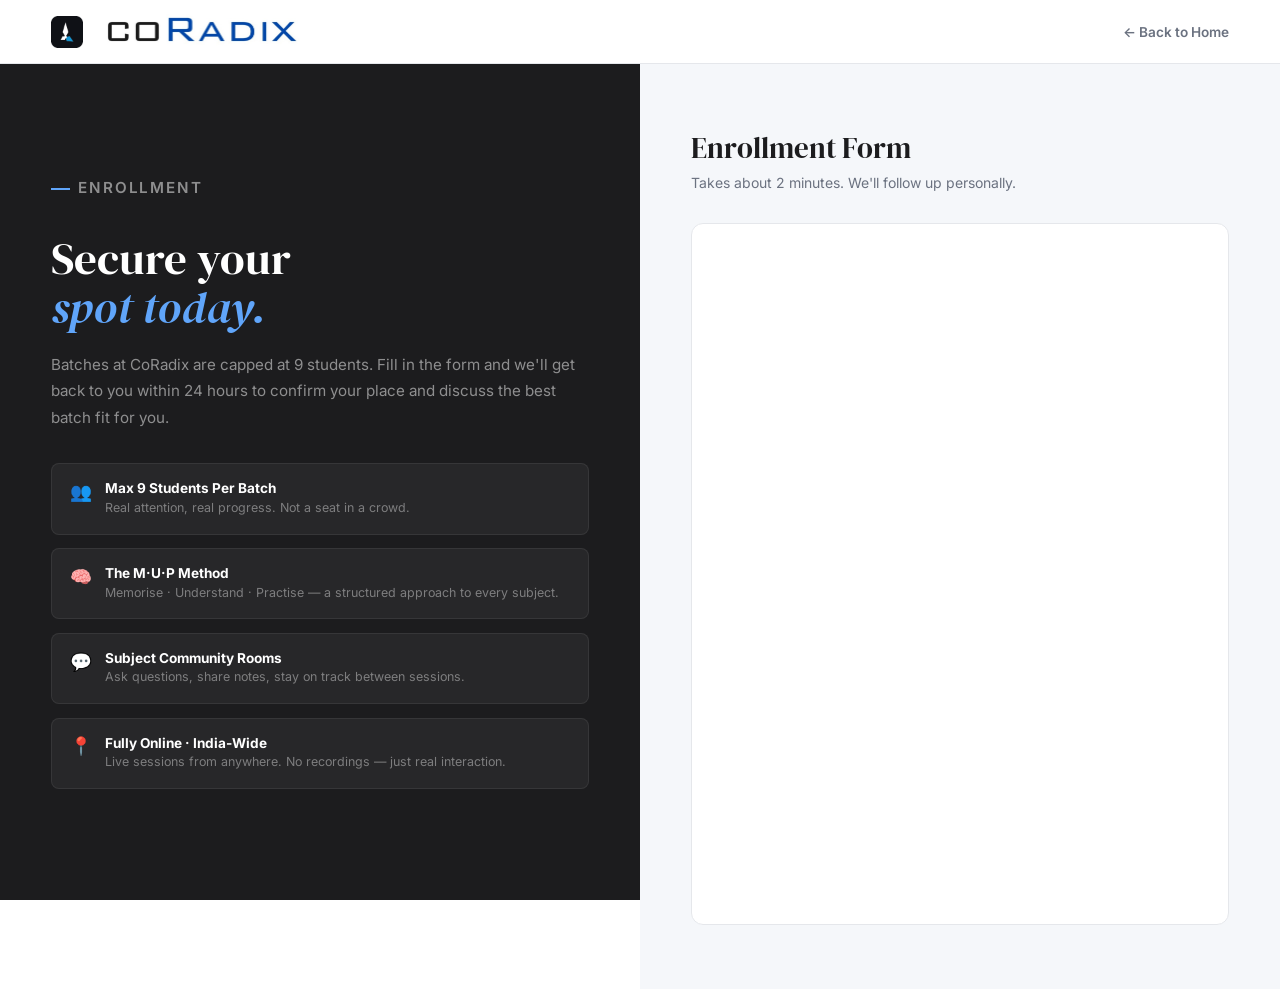
<file: apply.html>
<!DOCTYPE html>
<html lang="en">
<head>
  <meta charset="UTF-8" />
  <meta name="viewport" content="width=device-width, initial-scale=1.0" />
  <title>Apply — CoRadix Academy</title>
  <link rel="icon" type="image/png" href="favicon.png" />
  <link rel="preconnect" href="https://fonts.googleapis.com" />
  <link rel="preconnect" href="https://fonts.gstatic.com" crossorigin />
  <link href="https://fonts.googleapis.com/css2?family=Inter:wght@300;400;500;600;700&family=DM+Serif+Display:ital@0;1&display=swap" rel="stylesheet" />
  <style>
    :root {
      --ink: #1c1c1e; --grey: #3a3a3c; --muted: #6b7280;
      --border: #e5e7eb; --bg: #ffffff; --bg-soft: #f5f7fa;
      --blue: #0057ff; --blue-light: #e8efff; --blue-mid: #3b82f6;
      --ease: cubic-bezier(0.16, 1, 0.3, 1);
    }
    *, *::before, *::after { box-sizing:border-box; margin:0; padding:0; }
    html { scroll-behavior:smooth; }
    body {
      font-family:'Inter', sans-serif;
      background: var(--bg); color: var(--ink);
      min-height: 100vh;
    }

    /* NAV */
    nav {
      position:fixed; top:0; left:0; right:0; z-index:200;
      display:flex; align-items:center; justify-content:space-between;
      padding: 0 4vw; height:64px;
      background:rgba(255,255,255,0.96); backdrop-filter:blur(16px);
      border-bottom:1px solid var(--border);
    }
    .nav-logo { display:flex; align-items:center; gap:10px; text-decoration:none; }
    .nav-logo img { height:36px; width:auto; }
    .nav-logo-text { font-weight:700; font-size:1.05rem; letter-spacing:-0.02em; color:var(--ink); }
    .nav-logo-text span { color:var(--blue); }
    .nav-back {
      font-size:0.85rem; font-weight:600; color:var(--muted);
      text-decoration:none; display:flex; align-items:center; gap:0.4rem;
      transition:color 0.2s;
    }
    .nav-back:hover { color:var(--ink); }

    /* LAYOUT */
    .page {
      display:grid; grid-template-columns: 1fr 1fr;
      min-height:100vh; padding-top:64px;
    }

    /* LEFT PANEL */
    .left-panel {
      background: var(--ink); padding: 4rem 4vw 4rem 4vw;
      display:flex; flex-direction:column; justify-content:center;
      position:sticky; top:64px; height:calc(100vh - 64px);
      overflow-y:auto;
    }
    .left-eyebrow {
      font-size:0.72rem; font-weight:600; letter-spacing:0.12em;
      text-transform:uppercase; color:#60a5fa;
      display:flex; align-items:center; gap:0.5rem; margin-bottom:1.5rem;
    }
    .left-eyebrow::before { content:''; width:1.2rem; height:2px; background:#60a5fa; }
    .left-panel h1 {
      font-family:'DM Serif Display', serif;
      font-size:clamp(2rem,3.5vw,3rem); font-weight:400;
      color:#fff; line-height:1.1; margin-bottom:1.2rem;
    }
    .left-panel h1 em { font-style:italic; color:#60a5fa; }
    .left-panel p { font-size:0.95rem; color:rgba(255,255,255,0.5); line-height:1.75; margin-bottom:2rem; }

    .perks { display:flex; flex-direction:column; gap:0.85rem; }
    .perk {
      display:flex; align-items:flex-start; gap:0.85rem;
      padding:1rem 1.1rem;
      background:rgba(255,255,255,0.05);
      border:1px solid rgba(255,255,255,0.07);
      border-radius:8px;
    }
    .perk-icon { font-size:1.1rem; flex-shrink:0; margin-top:0.05rem; }
    .perk-title { font-size:0.85rem; font-weight:700; color:#fff; margin-bottom:0.15rem; }
    .perk-desc { font-size:0.78rem; color:rgba(255,255,255,0.4); line-height:1.5; }

    /* RIGHT PANEL */
    .right-panel {
      padding: 4rem 4vw;
      display:flex; flex-direction:column; justify-content:flex-start;
      background: var(--bg-soft);
    }

    .form-header { margin-bottom:2rem; }
    .form-header h2 {
      font-family:'DM Serif Display', serif;
      font-size:1.8rem; font-weight:400; margin-bottom:0.4rem;
    }
    .form-header p { font-size:var(--fs-small,0.875rem); color:var(--muted); }

    /* GOOGLE FORM EMBED AREA */
    .gform-container {
      background: var(--bg);
      border: 1px solid var(--border);
      border-radius: 12px;
      overflow: hidden;
      min-height: 600px;
      display: flex; align-items: center; justify-content: center;
      position: relative;
    }
    /* ── PASTE YOUR GOOGLE FORM EMBED URL BELOW ──
       Replace the src of the iframe below with your Google Form embed link.
       To get it: Google Form → Send → Embed → copy the src URL from the <iframe> tag.
    */
    .gform-container iframe {
      width: 100%; border: none;
      min-height: 700px;
      display: block;
    }

    /* Placeholder shown until Google Form is added */
    .gform-placeholder {
      text-align:center; padding:3rem 2rem;
    }
    .gform-placeholder .ph-icon { font-size:3rem; margin-bottom:1rem; }
    .gform-placeholder h3 { font-size:1.1rem; font-weight:700; margin-bottom:0.4rem; }
    .gform-placeholder p { font-size:0.85rem; color:var(--muted); line-height:1.6; margin-bottom:1.5rem; max-width:36ch; margin-left:auto; margin-right:auto; }
    .gform-placeholder code {
      display:block; background:var(--bg-soft);
      border:1px solid var(--border); border-radius:6px;
      padding:0.8rem 1rem; font-size:0.78rem; color:var(--blue);
      text-align:left; line-height:1.7; white-space:pre-wrap;
      margin-bottom:1rem;
    }
    .ph-note {
      font-size:0.75rem; color:var(--muted);
      background:var(--bg-soft); border:1px dashed var(--border);
      border-radius:6px; padding:0.7rem 1rem; margin-top:1rem;
      text-align:left;
    }

    .contact-alt {
      margin-top:1.5rem; padding:1.2rem 1.4rem;
      background:var(--bg); border:1px solid var(--border);
      border-radius:8px; display:flex; align-items:center; gap:0.85rem;
    }
    .contact-alt .ca-icon { font-size:1.2rem; }
    .contact-alt p { font-size:0.82rem; color:var(--muted); line-height:1.5; }
    .contact-alt a { color:var(--blue); font-weight:600; text-decoration:none; }
    .contact-alt a:hover { text-decoration:underline; }

    /* RESPONSIVE */
    @media (max-width:900px) {
      .page { grid-template-columns:1fr; }
      .left-panel { position:relative; top:auto; height:auto; padding:3rem 4vw; }
      .right-panel { padding:3rem 4vw; }
    }
  </style>
</head>
<body>

<nav>
  <a class="nav-logo" href="index.html">
   <img src="Favicon.jpeg" alt="Favicon" style="height: 32px; margin-right: 10px;" onerror="this.style.display='none'"><img src="Logo.jpeg" alt="CoRadix Logo" onerror="this.style.display='none'">
  </a>
  <a href="index.html" class="nav-back">← Back to Home</a>
</nav>

<div class="page">

  <!-- LEFT: Info panel -->
  <div class="left-panel">
    <p class="left-eyebrow">Enrollment</p>
    <h1>Secure your<br/><em>spot today.</em></h1>
    <p>Batches at CoRadix are capped at 9 students. Fill in the form and we'll get back to you within 24 hours to confirm your place and discuss the best batch fit for you.</p>
    <div class="perks">
      <div class="perk">
        <span class="perk-icon">👥</span>
        <div>
          <div class="perk-title">Max 9 Students Per Batch</div>
          <div class="perk-desc">Real attention, real progress. Not a seat in a crowd.</div>
        </div>
      </div>
      <div class="perk">
        <span class="perk-icon">🧠</span>
        <div>
          <div class="perk-title">The M·U·P Method</div>
          <div class="perk-desc">Memorise · Understand · Practise — a structured approach to every subject.</div>
        </div>
      </div>
      <div class="perk">
        <span class="perk-icon">💬</span>
        <div>
          <div class="perk-title">Subject Community Rooms</div>
          <div class="perk-desc">Ask questions, share notes, stay on track between sessions.</div>
        </div>
      </div>
      <div class="perk">
        <span class="perk-icon">📍</span>
        <div>
          <div class="perk-title">Fully Online · India-Wide</div>
          <div class="perk-desc">Live sessions from anywhere. No recordings — just real interaction.</div>
        </div>
      </div>
    </div>
  </div>

  <!-- RIGHT: Google Form embed -->
  <div class="right-panel">
    <div class="form-header">
      <h2>Enrollment Form</h2>
      <p>Takes about 2 minutes. We'll follow up personally.</p>
    </div>

    <div class="gform-container">

      <iframe
  src="https://docs.google.com/forms/d/e/1FAIpQLSdfVv9K5sVGepdZsfPt9M6iXa01CtdJNMNBrLpcxopHcSnG6A/viewform?embedded=true"
  width="100%"
  height="700"
  frameborder="0"
  marginheight="0"
  marginwidth="0">
    </div>

    <div class="contact-alt">
      <span class="ca-icon">💬</span>
      <p>Prefer to reach out directly? Email us at <a href="mailto:corad.helpdesk@gmail.com">academy@coradix.academy</a> or DM on Instagram <a href="https://instagram.com/missenlic.sam" target="_blank">@missenlic.sam</a> — we respond personally.</p>
    </div>
  </div>

</div>

</body>
</html>
</file>
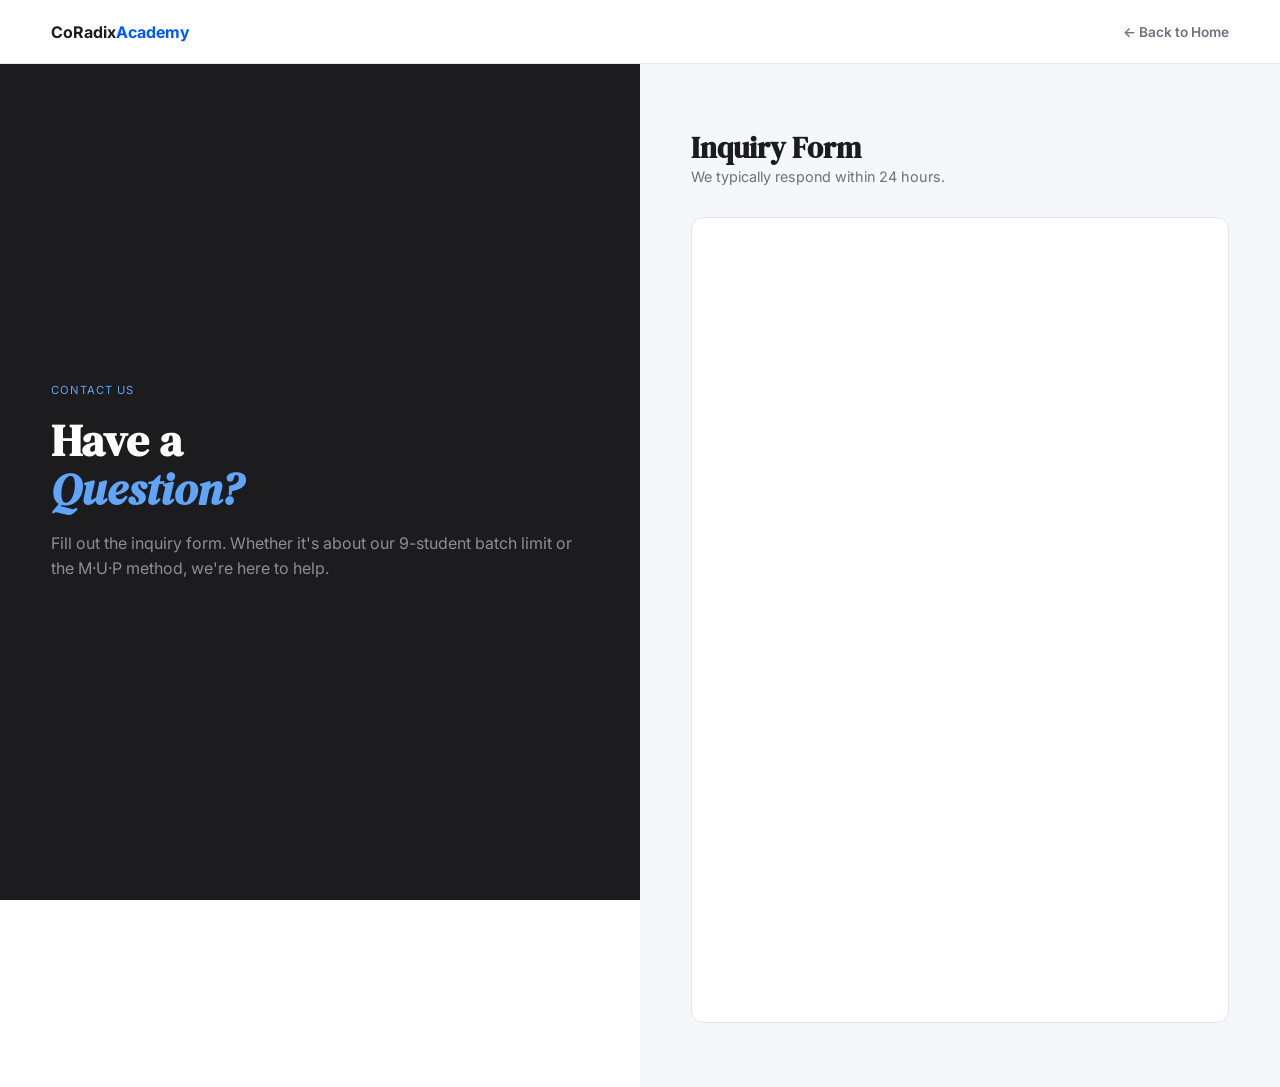
<file: inq.html>
<!DOCTYPE html>
<html lang="en">
<head>
    <meta charset="UTF-8" />
    <meta name="viewport" content="width=device-width, initial-scale=1.0" />
    <title>Inquiry — CoRadix Academy</title>
    <link rel="preconnect" href="https://fonts.googleapis.com" />
    <link rel="preconnect" href="https://fonts.gstatic.com" crossorigin />
    <link href="https://fonts.googleapis.com/css2?family=Inter:wght@300;400;500;600;700&family=DM+Serif+Display:ital@0;1&display=swap" rel="stylesheet" />
    <style>
        /* Exact CSS variables and logic from apply.html */
        :root { --ink: #1c1c1e; --muted: #6b7280; --border: #e5e7eb; --bg: #ffffff; --bg-soft: #f5f7fa; --blue: #0057ff; }
        *, *::before, *::after { box-sizing: border-box; margin: 0; padding: 0; }
        body { font-family: 'Inter', sans-serif; background: var(--bg); color: var(--ink); min-height: 100vh; }
        
        /* Fixed Nav as per apply.html style */
        nav { position: fixed; top: 0; left: 0; right: 0; z-index: 200; display: flex; align-items: center; justify-content: space-between; padding: 0 4vw; height: 64px; background: rgba(255,255,255,0.96); backdrop-filter: blur(16px); border-bottom: 1px solid var(--border); }
        .nav-logo { font-weight: 700; text-decoration: none; color: var(--ink); }
        .nav-logo span { color: var(--blue); }
        .nav-back { font-size: 0.85rem; font-weight: 600; color: var(--muted); text-decoration: none; }

        /* Two-column layout */
        .page { display: grid; grid-template-columns: 1fr 1fr; min-height: 100vh; padding-top: 64px; }
        
        .left-panel { background: var(--ink); color: white; padding: 4rem 4vw; display: flex; flex-direction: column; justify-content: center; position: sticky; top: 64px; height: calc(100vh - 64px); }
        .left-panel h1 { font-family: 'DM Serif Display', serif; font-size: clamp(2rem, 3.5vw, 3rem); line-height: 1.1; margin-bottom: 1rem; }
        .left-panel h1 em { font-style: italic; color: #60a5fa; }
        .left-panel p { color: rgba(255,255,255,0.5); line-height: 1.6; }

        .right-panel { background: var(--bg-soft); padding: 4rem 4vw; display: flex; flex-direction: column; }
        .gform-container { background: white; border: 1px solid var(--border); border-radius: 12px; overflow: hidden; }
        iframe { width: 100%; height: 800px; border: none; }

        @media (max-width: 900px) { .page { grid-template-columns: 1fr; } .left-panel { position: static; height: auto; } }
    </style>
</head>
<body>
    <nav>
        <a class="nav-logo" href="index.html">CoRadix<span>Academy</span></a>
        <a href="index.html" class="nav-back">← Back to Home</a>
    </nav>

    <div class="page">
        <div class="left-panel">
            <p style="text-transform: uppercase; font-size: 0.7rem; letter-spacing: 0.1em; color: #60a5fa; margin-bottom: 1rem;">Contact Us</p>
            <h1>Have a<br/><em>Question?</em></h1>
            <p>Fill out the inquiry form. Whether it's about our 9-student batch limit or the M·U·P method, we're here to help.</p>
        </div>

        <div class="right-panel">
            <div class="form-header" style="margin-bottom: 2rem;">
                <h2 style="font-family: 'DM Serif Display'; font-size: 1.8rem;">Inquiry Form</h2>
                <p style="color: var(--muted); font-size: 0.9rem;">We typically respond within 24 hours.</p>
            </div>
            <div class="gform-container">
                <iframe src="https://docs.google.com/forms/d/e/1FAIpQLSe4ooP-EC51PPbP7x8yuQIrvCOAOIuybF8ihBJvVnTtPEwKWA/viewform?usp=pp_url&entry.1432165035=xxx&entry.1835101181=10&entry.648754482=xxxx&entry.62993887=0000000&entry.1166288653=sam@gmail.com&entry.1129081725=0001-03-07+00:00&entry.2062290176=hi&embedded=true">Loading…</iframe>
            </div>
        </div>
    </div>
</body>
</html>
</file>
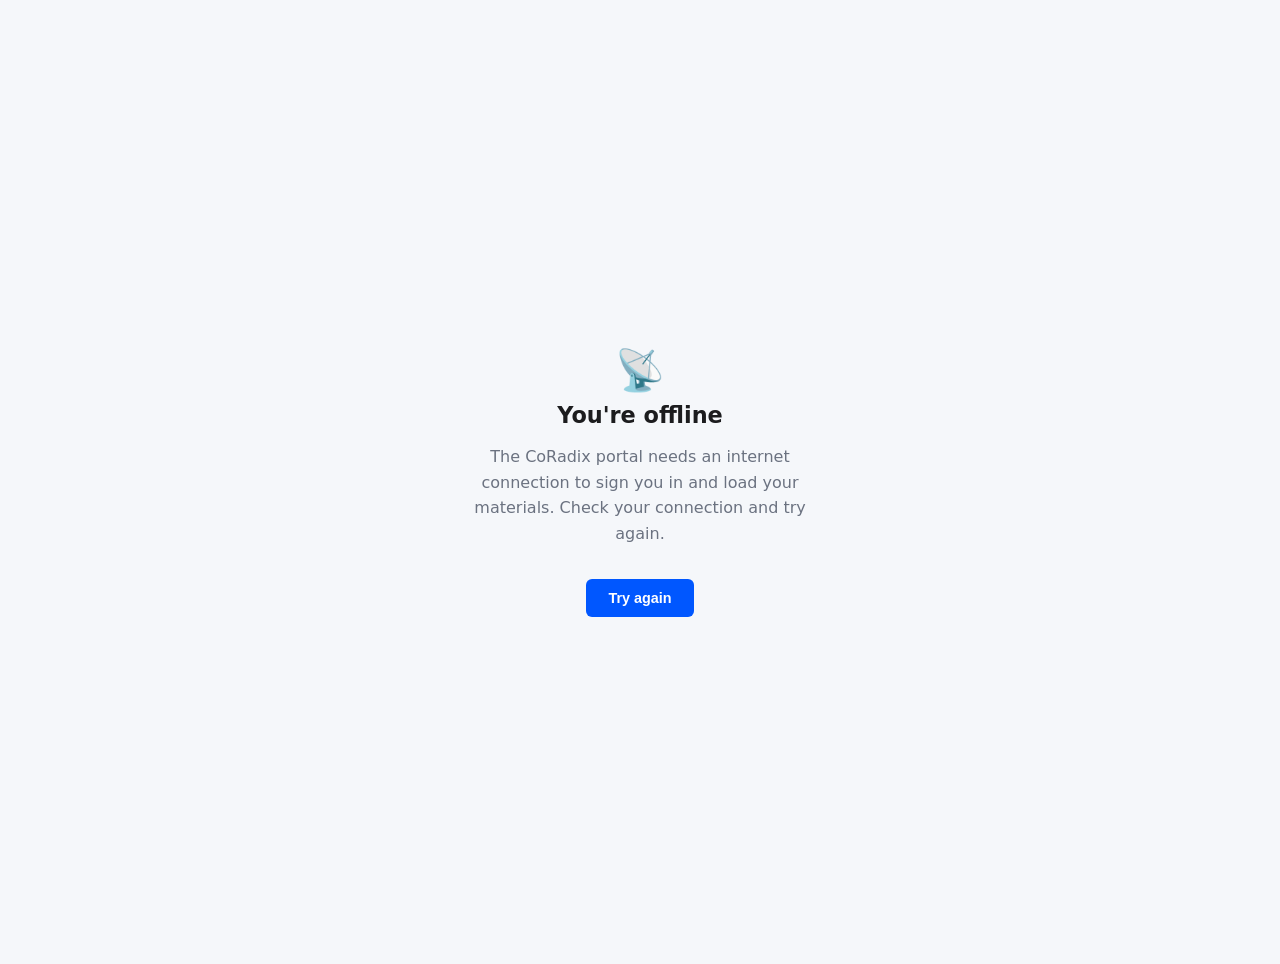
<file: offline.html>
<!DOCTYPE html>
<html lang="en">
<head>
<meta charset="UTF-8">
<meta name="viewport" content="width=device-width, initial-scale=1">
<title>Offline — CoRadix Academy</title>
<style>
  body{margin:0;min-height:100vh;display:flex;align-items:center;justify-content:center;
       font-family:Inter,system-ui,sans-serif;background:#f5f7fa;color:#1c1c1e;text-align:center;padding:2rem}
  .box{max-width:360px}
  h1{font-size:1.4rem;margin:.5rem 0}
  p{color:#6b7280;line-height:1.6}
  button{margin-top:1rem;background:#0057ff;color:#fff;border:0;border-radius:6px;
         padding:.7rem 1.4rem;font-weight:600;font-size:.9rem;cursor:pointer}
</style>
</head>
<body>
  <div class="box">
    <div style="font-size:2.5rem">📡</div>
    <h1>You're offline</h1>
    <p>The CoRadix portal needs an internet connection to sign you in and load your materials. Check your connection and try again.</p>
    <button onclick="location.reload()">Try again</button>
  </div>
</body>
</html>
</file>
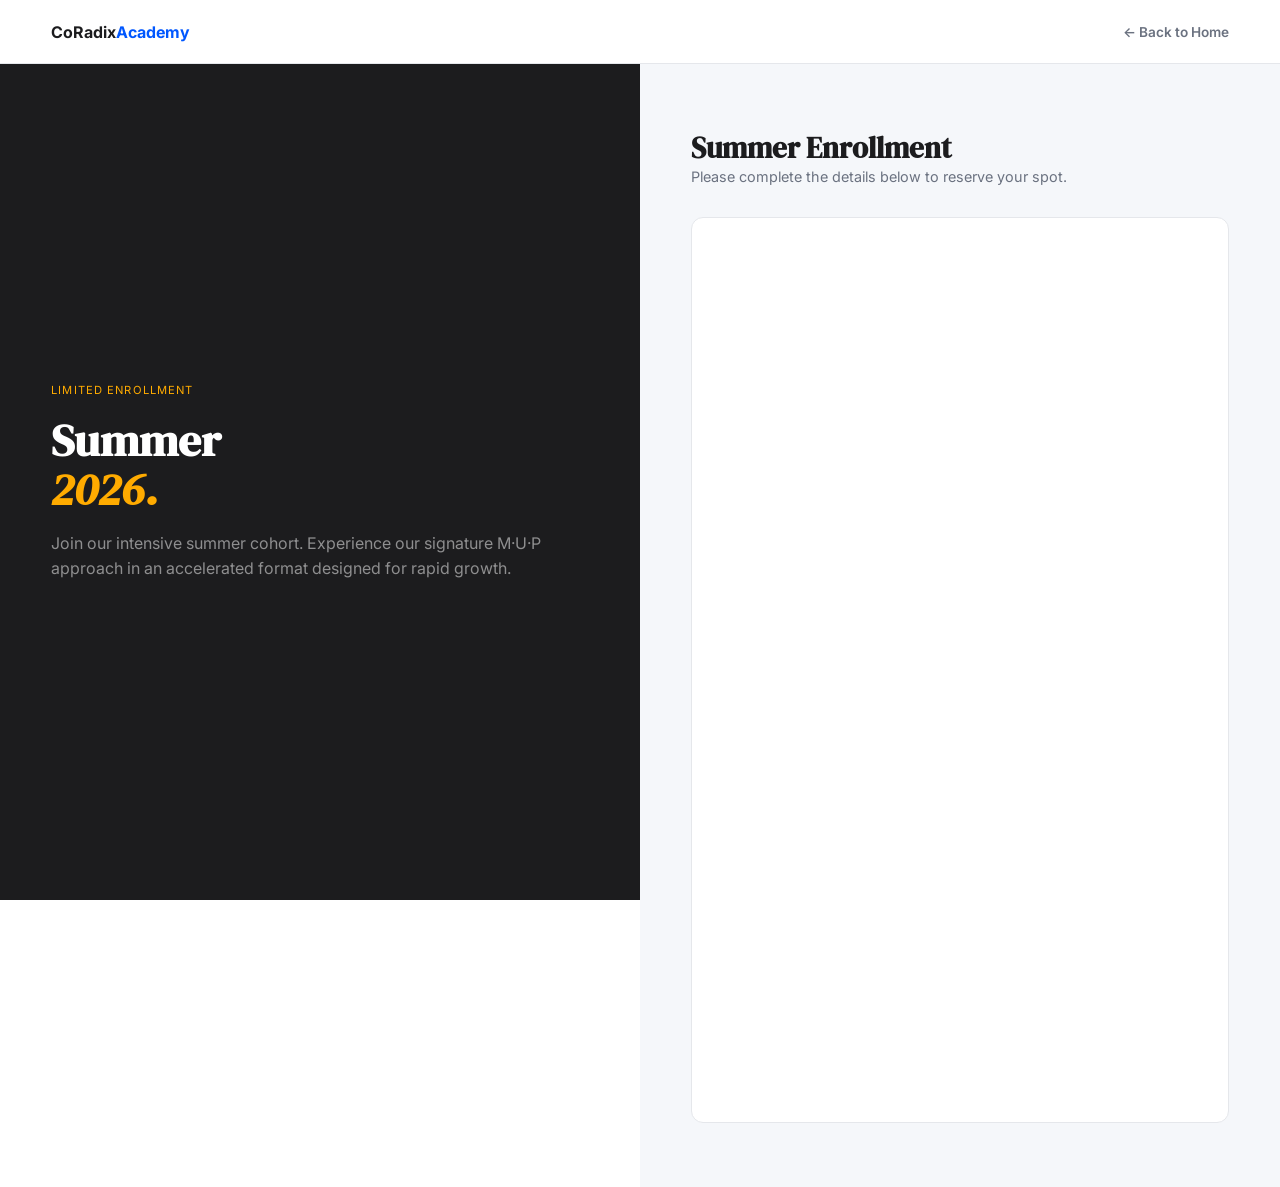
<file: summer.html>
<!DOCTYPE html>
<html lang="en">
<head>
    <meta charset="UTF-8" />
    <meta name="viewport" content="width=device-width, initial-scale=1.0" />
    <title>Summer Enrollment — CoRadix Academy</title>
    <link rel="preconnect" href="https://fonts.googleapis.com" />
    <link rel="preconnect" href="https://fonts.gstatic.com" crossorigin />
    <link href="https://fonts.googleapis.com/css2?family=Inter:wght@300;400;500;600;700&family=DM+Serif+Display:ital@0;1&display=swap" rel="stylesheet" />
    <style>
        :root { --ink: #1c1c1e; --muted: #6b7280; --border: #e5e7eb; --bg: #ffffff; --bg-soft: #f5f7fa; --blue: #0057ff; }
        *, *::before, *::after { box-sizing: border-box; margin: 0; padding: 0; }
        body { font-family: 'Inter', sans-serif; background: var(--bg); color: var(--ink); min-height: 100vh; }
        
        /* Navbar - Change 'fixed' to 'absolute' if you want it to move with the page */
        nav { position: fixed; top: 0; left: 0; right: 0; z-index: 200; display: flex; align-items: center; justify-content: space-between; padding: 0 4vw; height: 64px; background: rgba(255,255,255,0.96); backdrop-filter: blur(16px); border-bottom: 1px solid var(--border); }
        .nav-logo { font-weight: 700; text-decoration: none; color: var(--ink); }
        .nav-logo span { color: var(--blue); }
        .nav-back { font-size: 0.85rem; font-weight: 600; color: var(--muted); text-decoration: none; }

        .page { display: grid; grid-template-columns: 1fr 1fr; min-height: 100vh; padding-top: 64px; }
        
        .left-panel { background: var(--ink); color: white; padding: 4rem 4vw; display: flex; flex-direction: column; justify-content: center; position: sticky; top: 64px; height: calc(100vh - 64px); }
        .left-panel h1 { font-family: 'DM Serif Display', serif; font-size: clamp(2rem, 3.5vw, 3rem); line-height: 1.1; margin-bottom: 1rem; }
        .left-panel h1 em { font-style: italic; color: #ffab00; } /* Gold accent for summer */
        .left-panel p { color: rgba(255,255,255,0.5); line-height: 1.6; }

        .right-panel { background: var(--bg-soft); padding: 4rem 4vw; display: flex; flex-direction: column; }
        .gform-container { background: white; border: 1px solid var(--border); border-radius: 12px; overflow: hidden; }
        iframe { width: 100%; height: 900px; border: none; }

        @media (max-width: 900px) { .page { grid-template-columns: 1fr; } .left-panel { position: static; height: auto; } }
    </style>
</head>
<body>
    <nav>
        <a class="nav-logo" href="index.html">CoRadix<span>Academy</span></a>
        <a href="index.html" class="nav-back">← Back to Home</a>
    </nav>

    <div class="page">
        <div class="left-panel">
            <p style="text-transform: uppercase; font-size: 0.7rem; letter-spacing: 0.1em; color: #ffab00; margin-bottom: 1rem;">Limited Enrollment</p>
            <h1>Summer<br/><em>2026.</em></h1>
            <p>Join our intensive summer cohort. Experience our signature M·U·P approach in an accelerated format designed for rapid growth.</p>
        </div>

        <div class="right-panel">
            <div class="form-header" style="margin-bottom: 2rem;">
                <h2 style="font-family: 'DM Serif Display'; font-size: 1.8rem;">Summer Enrollment</h2>
                <p style="color: var(--muted); font-size: 0.9rem;">Please complete the details below to reserve your spot.</p>
            </div>
            <div class="gform-container">
                <iframe src="https://docs.google.com/forms/d/e/1FAIpQLSd1mhdfujl9xJFaDclNgn3luBEADLke58v9sscmrBncTNJv7Q/viewform?usp=pp_url&entry.1677925529=xxx&entry.315133776=xxxx&entry.1270484895=xxxxx&entry.467362466=xxxxx&entry.218350618=xxxxxxx&embedded=true">Loading…</iframe>
            </div>
        </div>
    </div>
</body>
</html>
</file>
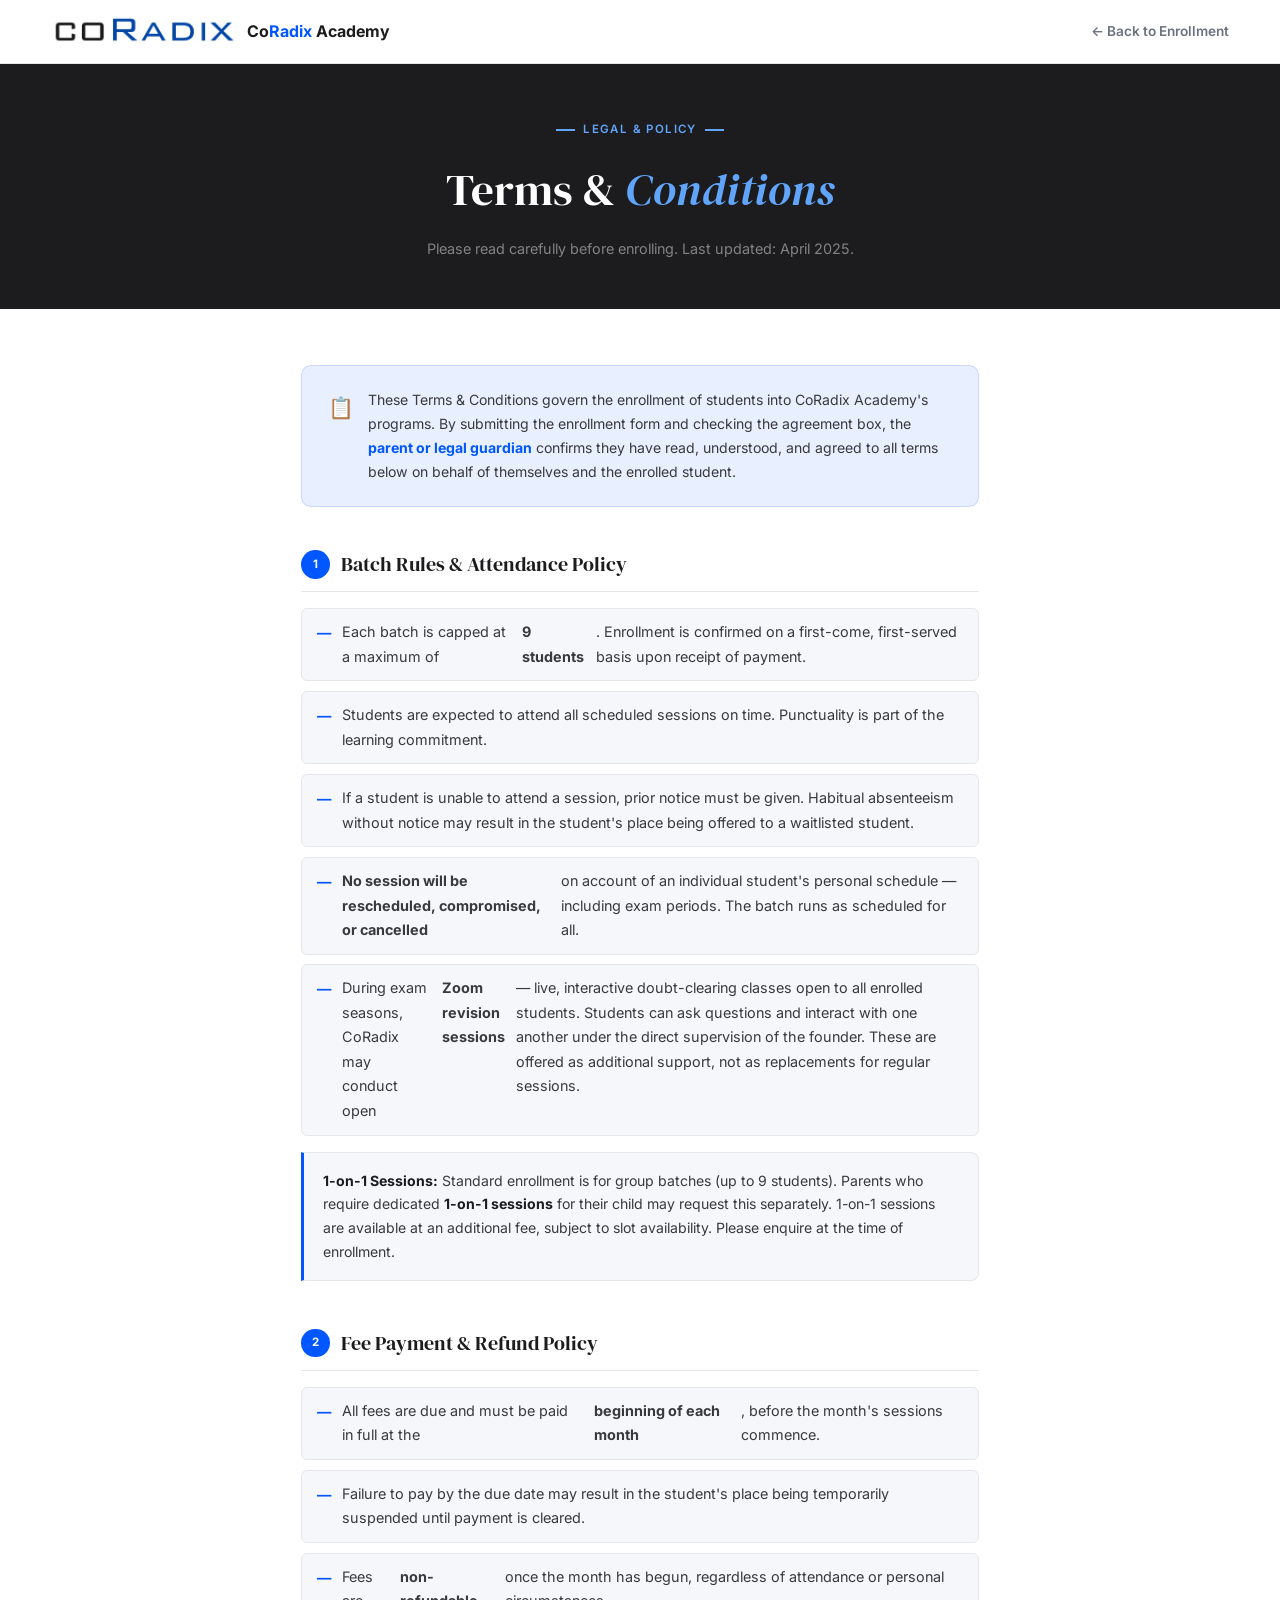
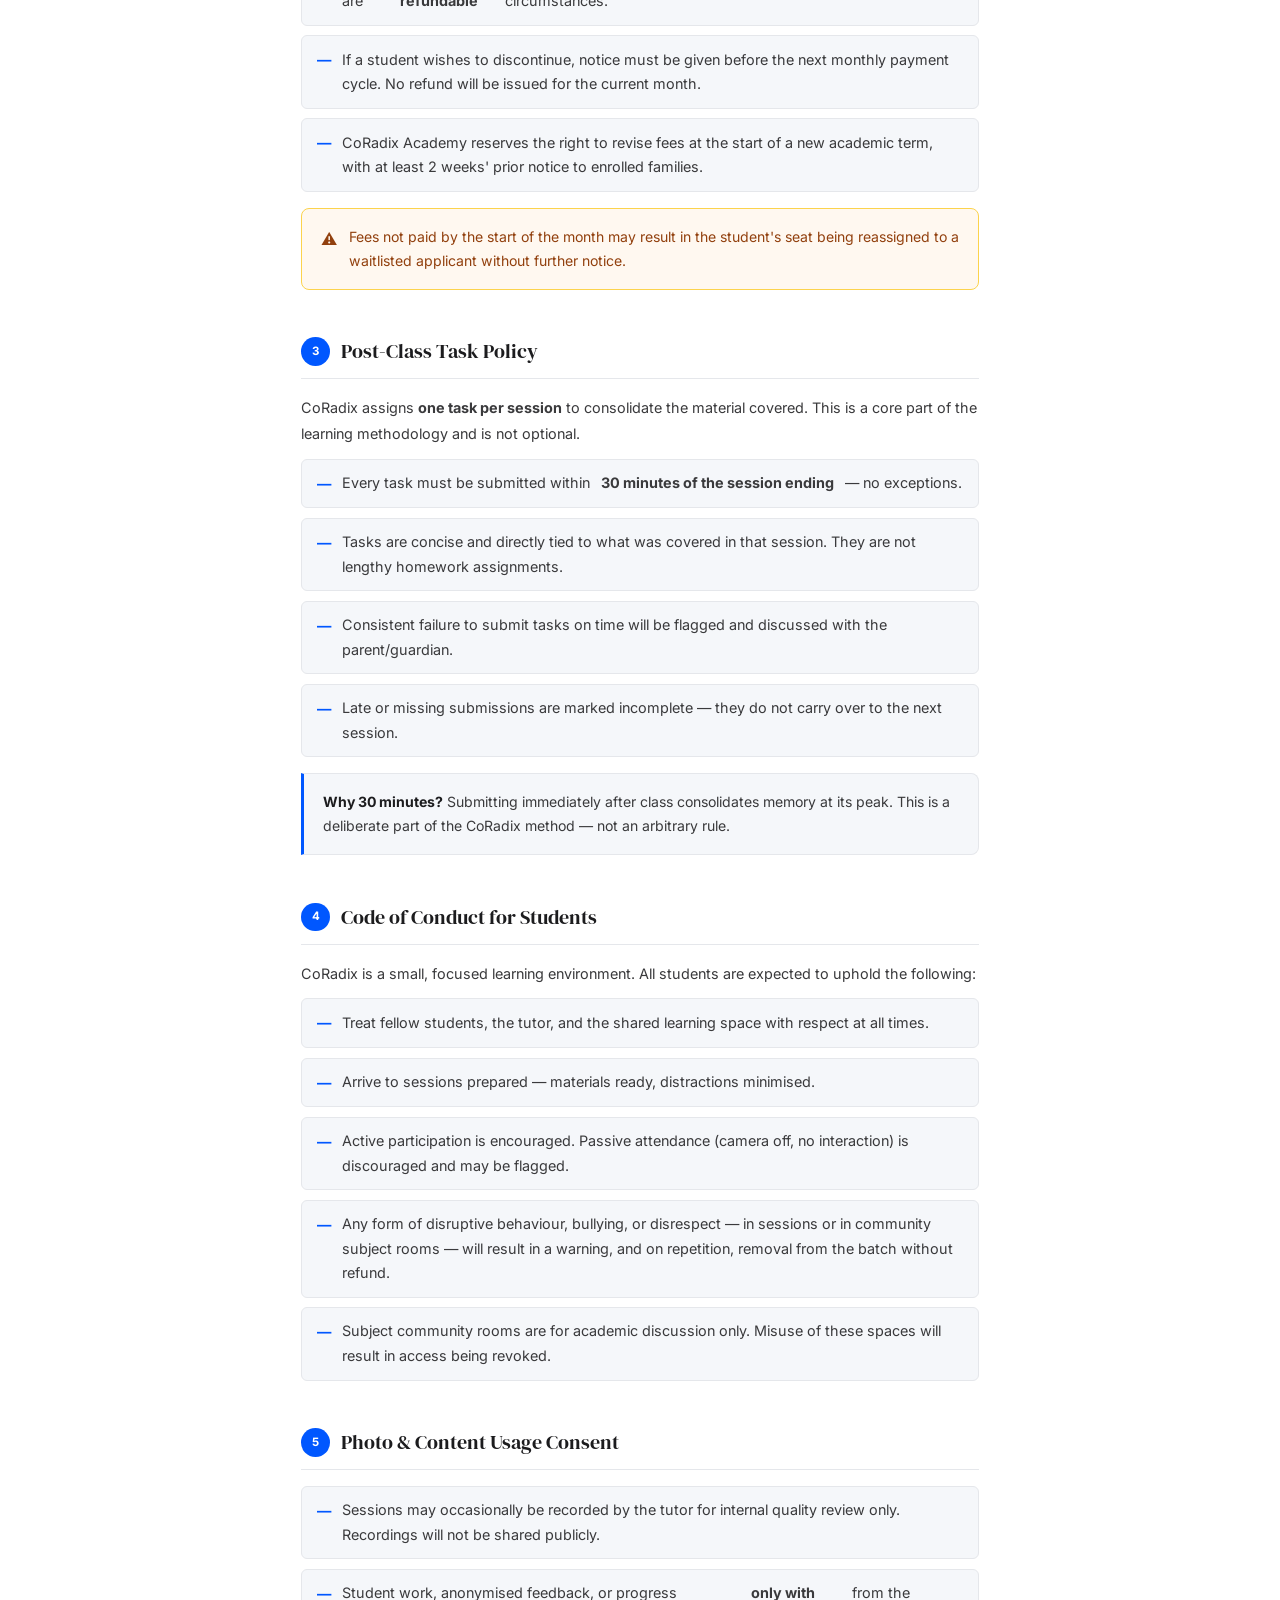
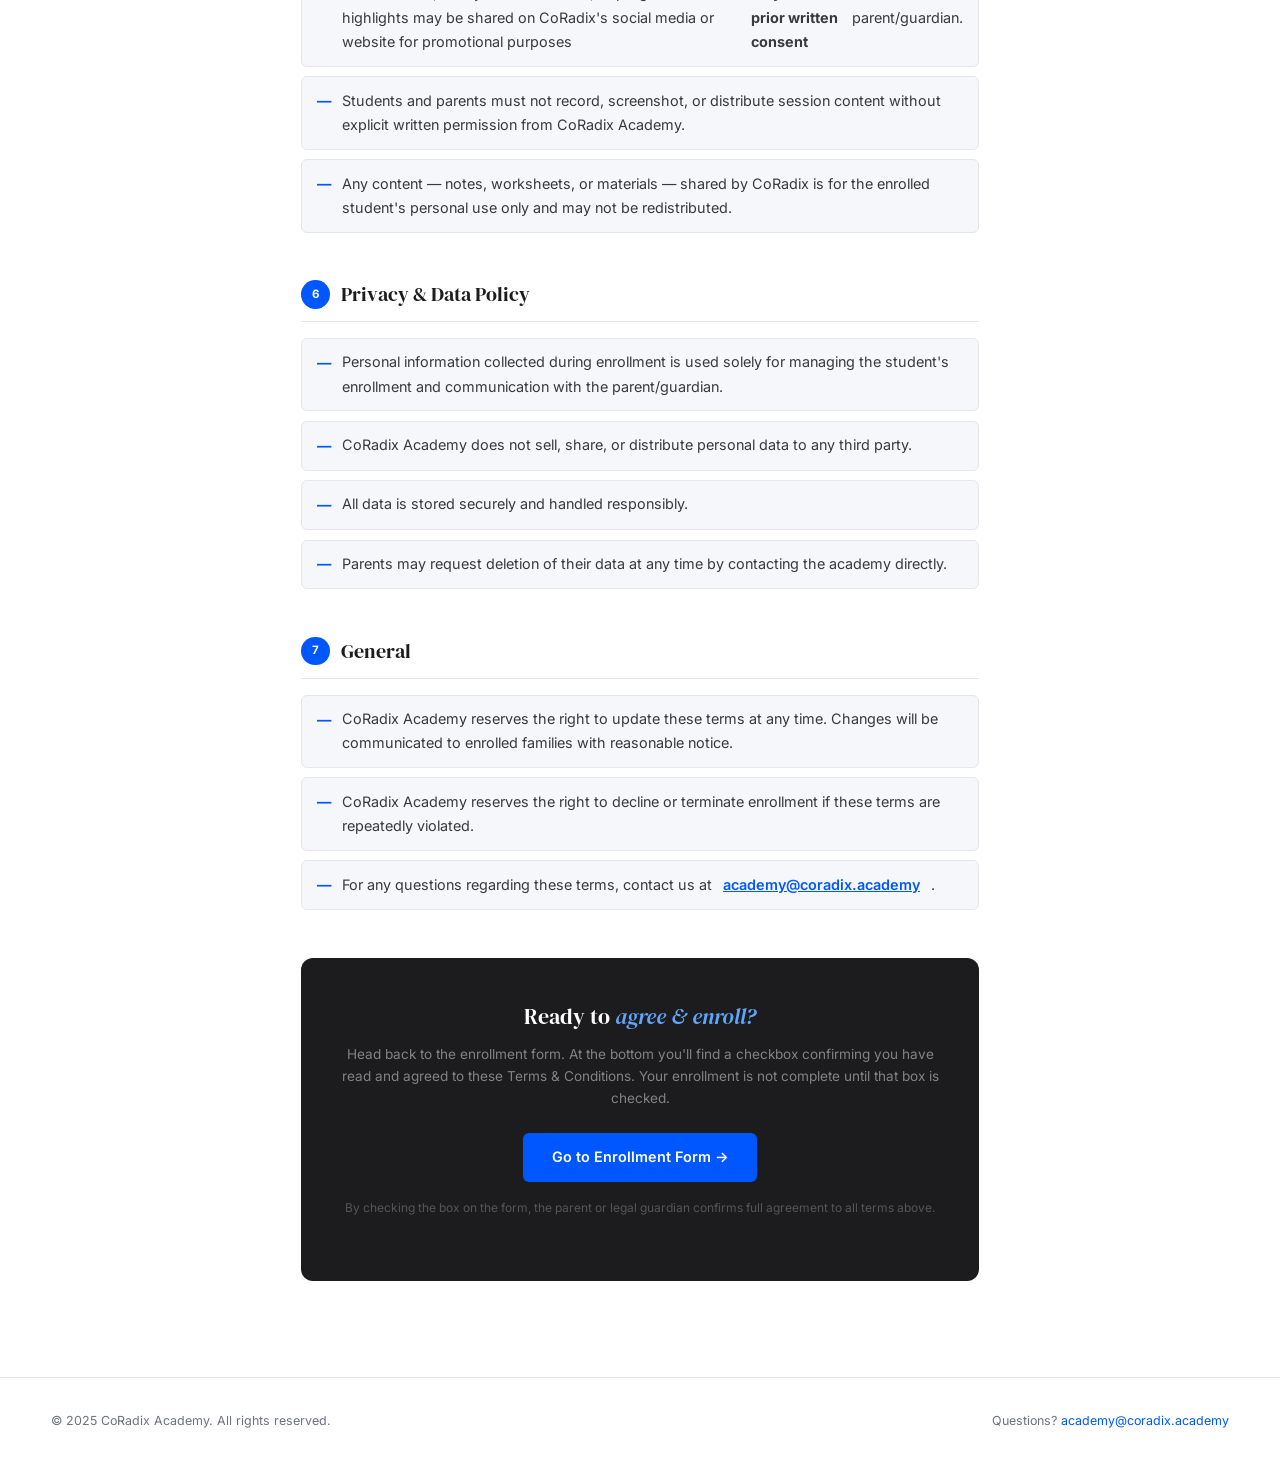
<file: terms.html>
<!DOCTYPE html>
<html lang="en">
<head>
  <meta charset="UTF-8" />
  <meta name="viewport" content="width=device-width, initial-scale=1.0" />
  <title>Terms & Conditions — CoRadix Academy</title>
  <link rel="icon" type="image/png" href="favicon.png" />
  <link rel="preconnect" href="https://fonts.googleapis.com" />
  <link rel="preconnect" href="https://fonts.gstatic.com" crossorigin />
  <link href="https://fonts.googleapis.com/css2?family=Inter:wght@300;400;500;600;700&family=DM+Serif+Display:ital@0;1&display=swap" rel="stylesheet" />
  <style>
    :root {
      --ink: #1c1c1e; --grey: #3a3a3c; --muted: #6b7280;
      --border: #e5e7eb; --bg: #ffffff; --bg-soft: #f5f7fa;
      --blue: #0057ff; --blue-light: #e8efff;
    }
    *, *::before, *::after { box-sizing: border-box; margin: 0; padding: 0; }
    html { scroll-behavior: smooth; }
    body { font-family: 'Inter', sans-serif; background: var(--bg); color: var(--ink); line-height: 1.7; }

    nav {
      position: sticky; top: 0; z-index: 100;
      display: flex; align-items: center; justify-content: space-between;
      padding: 0 4vw; height: 64px;
      background: rgba(255,255,255,0.96); backdrop-filter: blur(16px);
      border-bottom: 1px solid var(--border);
    }
    .nav-logo { display: flex; align-items: center; gap: 10px; text-decoration: none; }
    .nav-logo img { height: 34px; width: auto; }
    .nav-logo-text { font-weight: 700; font-size: 1rem; color: var(--ink); }
    .nav-logo-text span { color: var(--blue); }
    .nav-back { font-size: 0.85rem; font-weight: 600; color: var(--muted); text-decoration: none; display: flex; align-items: center; gap: 0.4rem; transition: color 0.2s; }
    .nav-back:hover { color: var(--ink); }

    .hero-strip { background: var(--ink); padding: 3.5rem 4vw 3rem; text-align: center; }
    .hero-strip .eyebrow {
      font-size: 0.72rem; font-weight: 600; letter-spacing: 0.12em; text-transform: uppercase;
      color: #60a5fa; margin-bottom: 0.8rem;
      display: flex; align-items: center; justify-content: center; gap: 0.5rem;
    }
    .hero-strip .eyebrow::before, .hero-strip .eyebrow::after { content: ''; width: 1.2rem; height: 2px; background: #60a5fa; }
    .hero-strip h1 { font-family: 'DM Serif Display', serif; font-size: clamp(1.8rem, 3.5vw, 2.8rem); font-weight: 400; color: #fff; margin-bottom: 0.5rem; }
    .hero-strip h1 em { font-style: italic; color: #60a5fa; }
    .hero-strip p { font-size: 0.9rem; color: rgba(255,255,255,0.45); }

    .page-wrap { max-width: 780px; margin: 0 auto; padding: 3.5rem 4vw 6rem; }

    .intro-box {
      background: var(--blue-light); border: 1px solid rgba(0,87,255,0.15);
      border-radius: 10px; padding: 1.4rem 1.6rem; margin-bottom: 2.5rem;
      display: flex; gap: 0.9rem; align-items: flex-start;
    }
    .intro-box .ib-icon { font-size: 1.3rem; flex-shrink: 0; margin-top: 0.1rem; }
    .intro-box p { font-size: 0.88rem; color: var(--grey); line-height: 1.7; }
    .intro-box strong { color: var(--blue); }

    .tc-section { margin-bottom: 2.8rem; }
    .tc-section h2 {
      font-family: 'DM Serif Display', serif; font-size: 1.25rem; font-weight: 400;
      color: var(--ink); margin-bottom: 1rem; padding-bottom: 0.6rem;
      border-bottom: 1px solid var(--border); display: flex; align-items: center; gap: 0.7rem;
    }
    .tc-section h2 .s-num {
      display: inline-flex; align-items: center; justify-content: center;
      width: 1.8rem; height: 1.8rem; border-radius: 50%;
      background: var(--blue); color: #fff;
      font-family: 'Inter', sans-serif; font-size: 0.72rem; font-weight: 700; flex-shrink: 0;
    }
    .tc-section p { font-size: 0.9rem; color: var(--grey); line-height: 1.8; margin-bottom: 0.75rem; }
    .tc-section p:last-child { margin-bottom: 0; }

    .tc-list { list-style: none; display: flex; flex-direction: column; gap: 0.6rem; margin-bottom: 0.75rem; }
    .tc-list li {
      font-size: 0.9rem; color: var(--grey); line-height: 1.7;
      display: flex; align-items: flex-start; gap: 0.7rem;
      padding: 0.7rem 0.9rem;
      background: var(--bg-soft); border-radius: 6px; border: 1px solid var(--border);
    }
    .tc-list li::before { content: '—'; color: var(--blue); font-weight: 700; flex-shrink: 0; margin-top: 0.05rem; }

    .highlight-box {
      background: var(--bg-soft); border: 1px solid var(--border);
      border-left: 3px solid var(--blue); border-radius: 0 8px 8px 0;
      padding: 1rem 1.2rem; margin: 1rem 0;
      font-size: 0.88rem; color: var(--grey); line-height: 1.7;
    }
    .highlight-box strong { color: var(--ink); }

    .warning-box {
      background: #fff8f0; border: 1px solid #fcd34d; border-radius: 8px;
      padding: 1rem 1.2rem; margin: 1rem 0; font-size: 0.88rem; color: #92400e; line-height: 1.7;
      display: flex; gap: 0.7rem; align-items: flex-start;
    }
    .warning-box .w-icon { flex-shrink: 0; font-size: 1rem; margin-top: 0.1rem; }

    .agreement-strip {
      background: var(--ink); border-radius: 12px;
      padding: 2.5rem 2rem; margin-top: 3rem; text-align: center;
    }
    .agreement-strip h3 { font-family: 'DM Serif Display', serif; font-size: 1.4rem; font-weight: 400; color: #fff; margin-bottom: 0.5rem; }
    .agreement-strip h3 em { font-style: italic; color: #60a5fa; }
    .agreement-strip p { font-size: 0.85rem; color: rgba(255,255,255,0.45); margin-bottom: 1.5rem; line-height: 1.6; }
    .agreement-strip .enroll-btn {
      display: inline-flex; align-items: center; gap: 0.4rem;
      background: var(--blue); color: #fff; font-weight: 600; font-size: 0.9rem;
      padding: 0.75rem 1.8rem; border-radius: 6px; text-decoration: none;
      transition: background 0.2s, transform 0.2s;
    }
    .agreement-strip .enroll-btn:hover { background: #0047d6; transform: translateY(-1px); }
    .agreement-strip .tc-note { font-size: 0.75rem; color: rgba(255,255,255,0.25); margin-top: 1rem; }

    footer {
      padding: 2rem 4vw; display: flex; align-items: center; justify-content: space-between;
      flex-wrap: wrap; gap: 1rem; border-top: 1px solid var(--border);
      font-size: 0.78rem; color: var(--muted);
    }
    footer a { color: var(--blue); text-decoration: none; }

    @media (max-width: 600px) {
      .hero-strip { padding: 2.5rem 4vw 2rem; }
      .page-wrap { padding: 2rem 4vw 4rem; }
      .agreement-strip { padding: 2rem 1.2rem; }
    }
  </style>
</head>
<body>

<nav>
  <a class="nav-logo" href="index.html">
    <img src="Logo.jpeg" alt="CoRadix" onerror="this.style.display='none'">
    <span class="nav-logo-text">Co<span>Radix</span> Academy</span>
  </a>
  <a href="apply.html" class="nav-back">← Back to Enrollment</a>
</nav>

<div class="hero-strip">
  <p class="eyebrow">Legal & Policy</p>
  <h1>Terms & <em>Conditions</em></h1>
  <p>Please read carefully before enrolling. Last updated: April 2025.</p>
</div>

<div class="page-wrap">

  <div class="intro-box">
    <span class="ib-icon">📋</span>
    <p>These Terms & Conditions govern the enrollment of students into CoRadix Academy's programs. By submitting the enrollment form and checking the agreement box, the <strong>parent or legal guardian</strong> confirms they have read, understood, and agreed to all terms below on behalf of themselves and the enrolled student.</p>
  </div>

  <!-- 1. BATCH RULES & ATTENDANCE -->
  <div class="tc-section">
    <h2><span class="s-num">1</span> Batch Rules & Attendance Policy</h2>
    <ul class="tc-list">
      <li>Each batch is capped at a maximum of <strong>9 students</strong>. Enrollment is confirmed on a first-come, first-served basis upon receipt of payment.</li>
      <li>Students are expected to attend all scheduled sessions on time. Punctuality is part of the learning commitment.</li>
      <li>If a student is unable to attend a session, prior notice must be given. Habitual absenteeism without notice may result in the student's place being offered to a waitlisted student.</li>
      <li><strong>No session will be rescheduled, compromised, or cancelled</strong> on account of an individual student's personal schedule — including exam periods. The batch runs as scheduled for all.</li>
      <li>During exam seasons, CoRadix may conduct open <strong>Zoom revision sessions</strong> — live, interactive doubt-clearing classes open to all enrolled students. Students can ask questions and interact with one another under the direct supervision of the founder. These are offered as additional support, not as replacements for regular sessions.</li>
    </ul>
    <div class="highlight-box">
      <strong>1-on-1 Sessions:</strong> Standard enrollment is for group batches (up to 9 students). Parents who require dedicated <strong>1-on-1 sessions</strong> for their child may request this separately. 1-on-1 sessions are available at an additional fee, subject to slot availability. Please enquire at the time of enrollment.
    </div>
  </div>

  <!-- 2. FEES -->
  <div class="tc-section">
    <h2><span class="s-num">2</span> Fee Payment & Refund Policy</h2>
    <ul class="tc-list">
      <li>All fees are due and must be paid in full at the <strong>beginning of each month</strong>, before the month's sessions commence.</li>
      <li>Failure to pay by the due date may result in the student's place being temporarily suspended until payment is cleared.</li>
      <li>Fees are <strong>non-refundable</strong> once the month has begun, regardless of attendance or personal circumstances.</li>
      <li>If a student wishes to discontinue, notice must be given before the next monthly payment cycle. No refund will be issued for the current month.</li>
      <li>CoRadix Academy reserves the right to revise fees at the start of a new academic term, with at least 2 weeks' prior notice to enrolled families.</li>
    </ul>
    <div class="warning-box">
      <span class="w-icon">⚠️</span>
      <span>Fees not paid by the start of the month may result in the student's seat being reassigned to a waitlisted applicant without further notice.</span>
    </div>
  </div>

  <!-- 3. POST-CLASS TASKS -->
  <div class="tc-section">
    <h2><span class="s-num">3</span> Post-Class Task Policy</h2>
    <p>CoRadix assigns <strong>one task per session</strong> to consolidate the material covered. This is a core part of the learning methodology and is not optional.</p>
    <ul class="tc-list">
      <li>Every task must be submitted within <strong>30 minutes of the session ending</strong> — no exceptions.</li>
      <li>Tasks are concise and directly tied to what was covered in that session. They are not lengthy homework assignments.</li>
      <li>Consistent failure to submit tasks on time will be flagged and discussed with the parent/guardian.</li>
      <li>Late or missing submissions are marked incomplete — they do not carry over to the next session.</li>
    </ul>
    <div class="highlight-box">
      <strong>Why 30 minutes?</strong> Submitting immediately after class consolidates memory at its peak. This is a deliberate part of the CoRadix method — not an arbitrary rule.
    </div>
  </div>

  <!-- 4. CODE OF CONDUCT -->
  <div class="tc-section">
    <h2><span class="s-num">4</span> Code of Conduct for Students</h2>
    <p>CoRadix is a small, focused learning environment. All students are expected to uphold the following:</p>
    <ul class="tc-list">
      <li>Treat fellow students, the tutor, and the shared learning space with respect at all times.</li>
      <li>Arrive to sessions prepared — materials ready, distractions minimised.</li>
      <li>Active participation is encouraged. Passive attendance (camera off, no interaction) is discouraged and may be flagged.</li>
      <li>Any form of disruptive behaviour, bullying, or disrespect — in sessions or in community subject rooms — will result in a warning, and on repetition, removal from the batch without refund.</li>
      <li>Subject community rooms are for academic discussion only. Misuse of these spaces will result in access being revoked.</li>
    </ul>
  </div>

  <!-- 5. PHOTO & CONTENT CONSENT -->
  <div class="tc-section">
    <h2><span class="s-num">5</span> Photo & Content Usage Consent</h2>
    <ul class="tc-list">
      <li>Sessions may occasionally be recorded by the tutor for internal quality review only. Recordings will not be shared publicly.</li>
      <li>Student work, anonymised feedback, or progress highlights may be shared on CoRadix's social media or website for promotional purposes <strong>only with prior written consent</strong> from the parent/guardian.</li>
      <li>Students and parents must not record, screenshot, or distribute session content without explicit written permission from CoRadix Academy.</li>
      <li>Any content — notes, worksheets, or materials — shared by CoRadix is for the enrolled student's personal use only and may not be redistributed.</li>
    </ul>
  </div>

  <!-- 6. PRIVACY -->
  <div class="tc-section">
    <h2><span class="s-num">6</span> Privacy & Data Policy</h2>
    <ul class="tc-list">
      <li>Personal information collected during enrollment is used solely for managing the student's enrollment and communication with the parent/guardian.</li>
      <li>CoRadix Academy does not sell, share, or distribute personal data to any third party.</li>
      <li>All data is stored securely and handled responsibly.</li>
      <li>Parents may request deletion of their data at any time by contacting the academy directly.</li>
    </ul>
  </div>

  <!-- 7. GENERAL -->
  <div class="tc-section">
    <h2><span class="s-num">7</span> General</h2>
    <ul class="tc-list">
      <li>CoRadix Academy reserves the right to update these terms at any time. Changes will be communicated to enrolled families with reasonable notice.</li>
      <li>CoRadix Academy reserves the right to decline or terminate enrollment if these terms are repeatedly violated.</li>
      <li>For any questions regarding these terms, contact us at <a href="mailto:academy@coradix.academy" style="color:var(--blue); font-weight:600;">academy@coradix.academy</a>.</li>
    </ul>
  </div>

  <!-- AGREEMENT -->
  <div class="agreement-strip">
    <h3>Ready to <em>agree & enroll?</em></h3>
    <p>Head back to the enrollment form. At the bottom you'll find a checkbox confirming you have read and agreed to these Terms & Conditions. Your enrollment is not complete until that box is checked.</p>
    <a href="apply.html" class="enroll-btn">Go to Enrollment Form →</a>
    <p class="tc-note">By checking the box on the form, the parent or legal guardian confirms full agreement to all terms above.</p>
  </div>

</div>

<footer>
  <span>© 2025 CoRadix Academy. All rights reserved.</span>
  <span>Questions? <a href="mailto:academy@coradix.academy">academy@coradix.academy</a></span>
</footer>

</body>
</html>
</file>
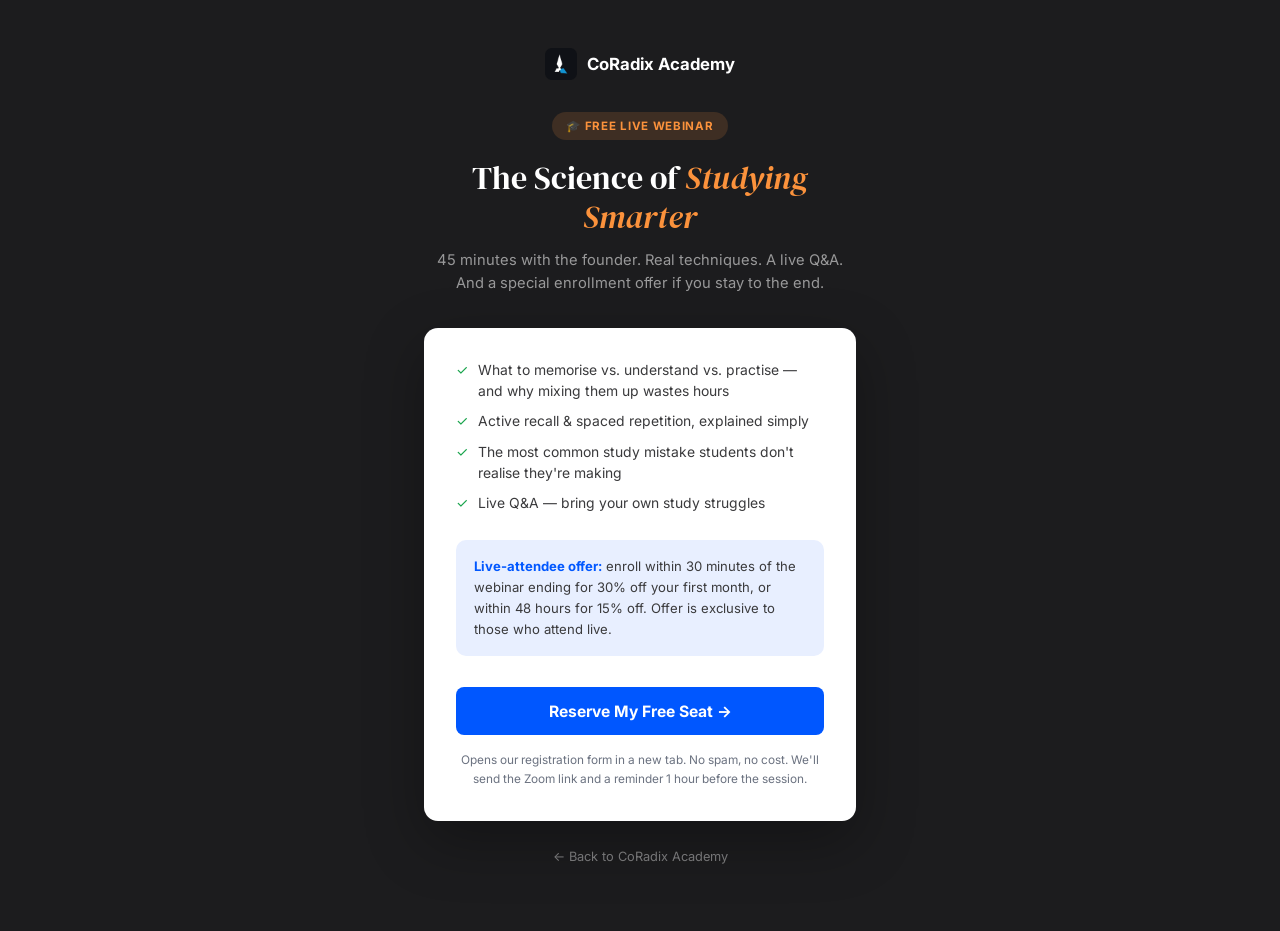
<file: webinar.html>
<!DOCTYPE html>
<html lang="en">
<head>
  <meta charset="UTF-8" />
  <meta name="viewport" content="width=device-width, initial-scale=1.0" />
  <title>Free Webinar — The Science of Studying Smarter | CoRadix Academy</title>
  <link rel="icon" type="image/jpeg" href="Favicon.jpeg" />
  <link rel="preconnect" href="https://fonts.googleapis.com" />
  <link rel="preconnect" href="https://fonts.gstatic.com" crossorigin />
  <link href="https://fonts.googleapis.com/css2?family=Inter:wght@300;400;500;600;700&family=DM+Serif+Display:ital@0;1&display=swap" rel="stylesheet" />
  <style>
    :root {
      --ink: #1c1c1e; --grey: #3a3a3c; --muted: #6b7280; --border: #e5e7eb;
      --bg: #ffffff; --bg-soft: #f5f7fa; --blue: #0057ff; --blue-light: #e8efff;
      --summer: #ff6b2b; --ease: cubic-bezier(0.16, 1, 0.3, 1);
    }
    * { box-sizing: border-box; margin: 0; padding: 0; }
    body { font-family: 'Inter', sans-serif; background: var(--ink); color: var(--ink); line-height: 1.6; min-height: 100vh; }
    .wrap { max-width: 480px; margin: 0 auto; padding: 3rem 1.5rem 4rem; }
    .logo-row { display: flex; align-items: center; gap: 10px; justify-content: center; margin-bottom: 2rem; }
    .logo-row img { height: 32px; }
    .logo-row span { color: #fff; font-weight: 700; font-size: 1.05rem; }
    .badge { display: block; width: fit-content; margin: 0 auto 1.2rem; background: rgba(251,146,60,0.15); color: #fb923c; font-size: 0.72rem; font-weight: 700; letter-spacing: 0.06em; text-transform: uppercase; padding: 0.3rem 0.9rem; border-radius: 20px; }
    h1 { font-family: 'DM Serif Display', serif; font-weight: 400; font-size: 2rem; color: #fff; text-align: center; line-height: 1.2; margin-bottom: 0.8rem; }
    h1 em { font-style: italic; color: #fb923c; }
    .sub { text-align: center; color: rgba(255,255,255,0.55); font-size: 0.92rem; margin-bottom: 2rem; }
    .card { background: #fff; border-radius: 14px; padding: 2rem; box-shadow: 0 20px 60px rgba(0,0,0,0.3); }
    .topics { display: flex; flex-direction: column; gap: 0.6rem; margin-bottom: 1.6rem; }
    .topic { display: flex; align-items: flex-start; gap: 0.6rem; font-size: 0.87rem; color: var(--grey); line-height: 1.5; }
    .topic .check { color: #16a34a; flex-shrink: 0; }
    .offer-box { background: var(--blue-light); border-radius: 10px; padding: 1rem 1.1rem; margin-bottom: 1.6rem; font-size: 0.82rem; color: var(--grey); line-height: 1.6; }
    .offer-box strong { color: var(--blue); }
    form { display: flex; flex-direction: column; gap: 1rem; }
    label { display: block; font-size: 0.78rem; font-weight: 700; color: var(--grey); margin-bottom: 0.35rem; letter-spacing: 0.02em; }
    input, select {
      width: 100%; font-family: 'Inter', sans-serif; font-size: 0.9rem; color: var(--ink);
      background: var(--bg); border: 1.5px solid var(--border); border-radius: 7px;
      padding: 0.7rem 0.9rem; outline: none; transition: border-color 0.2s, box-shadow 0.2s;
    }
    input:focus, select:focus { border-color: var(--blue); box-shadow: 0 0 0 3px rgba(0,87,255,0.1); }
    button {
      width: 100%; background: var(--blue); color: #fff; border: none; border-radius: 8px;
      padding: 0.9rem 1.5rem; font-family: 'Inter', sans-serif; font-size: 0.98rem; font-weight: 700;
      cursor: pointer; transition: background 0.2s, transform 0.2s; margin-top: 0.4rem;
    }
    button:hover { background: #0047d6; transform: translateY(-1px); }
    .fine { font-size: 0.74rem; color: var(--muted); text-align: center; margin-top: 1rem; line-height: 1.6; }
    .back { display: block; text-align: center; color: rgba(255,255,255,0.4); font-size: 0.8rem; margin-top: 1.6rem; text-decoration: none; }
    .back:hover { color: rgba(255,255,255,0.7); }
    #successMsg { display:none; text-align:center; padding: 1.5rem 0; }
    #successMsg .check-big { font-size: 2.5rem; margin-bottom: 0.8rem; }
    #successMsg h3 { font-family:'DM Serif Display', serif; font-weight:400; font-size:1.4rem; margin-bottom:0.5rem; }
    #successMsg p { color: var(--muted); font-size: 0.88rem; }
  </style>
</head>
<body>
  <div class="wrap">
    <div class="logo-row">
      <img src="Favicon.jpeg" alt="" onerror="this.style.display='none'">
      <span>CoRadix Academy</span>
    </div>
    <span class="badge">🎓 Free Live Webinar</span>
    <h1>The Science of <em>Studying Smarter</em></h1>
    <p class="sub">45 minutes with the founder. Real techniques. A live Q&amp;A. And a special enrollment offer if you stay to the end.</p>

    <div class="card">
      <div class="topics">
        <div class="topic"><span class="check">✓</span> What to memorise vs. understand vs. practise — and why mixing them up wastes hours</div>
        <div class="topic"><span class="check">✓</span> Active recall &amp; spaced repetition, explained simply</div>
        <div class="topic"><span class="check">✓</span> The most common study mistake students don't realise they're making</div>
        <div class="topic"><span class="check">✓</span> Live Q&amp;A — bring your own study struggles</div>
      </div>
      <div class="offer-box">
        <strong>Live-attendee offer:</strong> enroll within 30 minutes of the webinar ending for 30% off your first month, or within 48 hours for 15% off. Offer is exclusive to those who attend live.
      </div>
      <a href="https://docs.google.com/forms/d/e/1FAIpQLScRfvCopxqun07EoQyvisQUb2P1BDGUSDywCf05xU0ENJz2fg/viewform?usp=publish-editor" target="_blank" rel="noopener" style="text-decoration:none;">
        <button type="button">Reserve My Free Seat →</button>
      </a>
      <p class="fine">Opens our registration form in a new tab. No spam, no cost. We'll send the Zoom link and a reminder 1 hour before the session.</p>
    </div>

    <a href="index.html" class="back">← Back to CoRadix Academy</a>
  </div>
</body>
</html>
</file>
